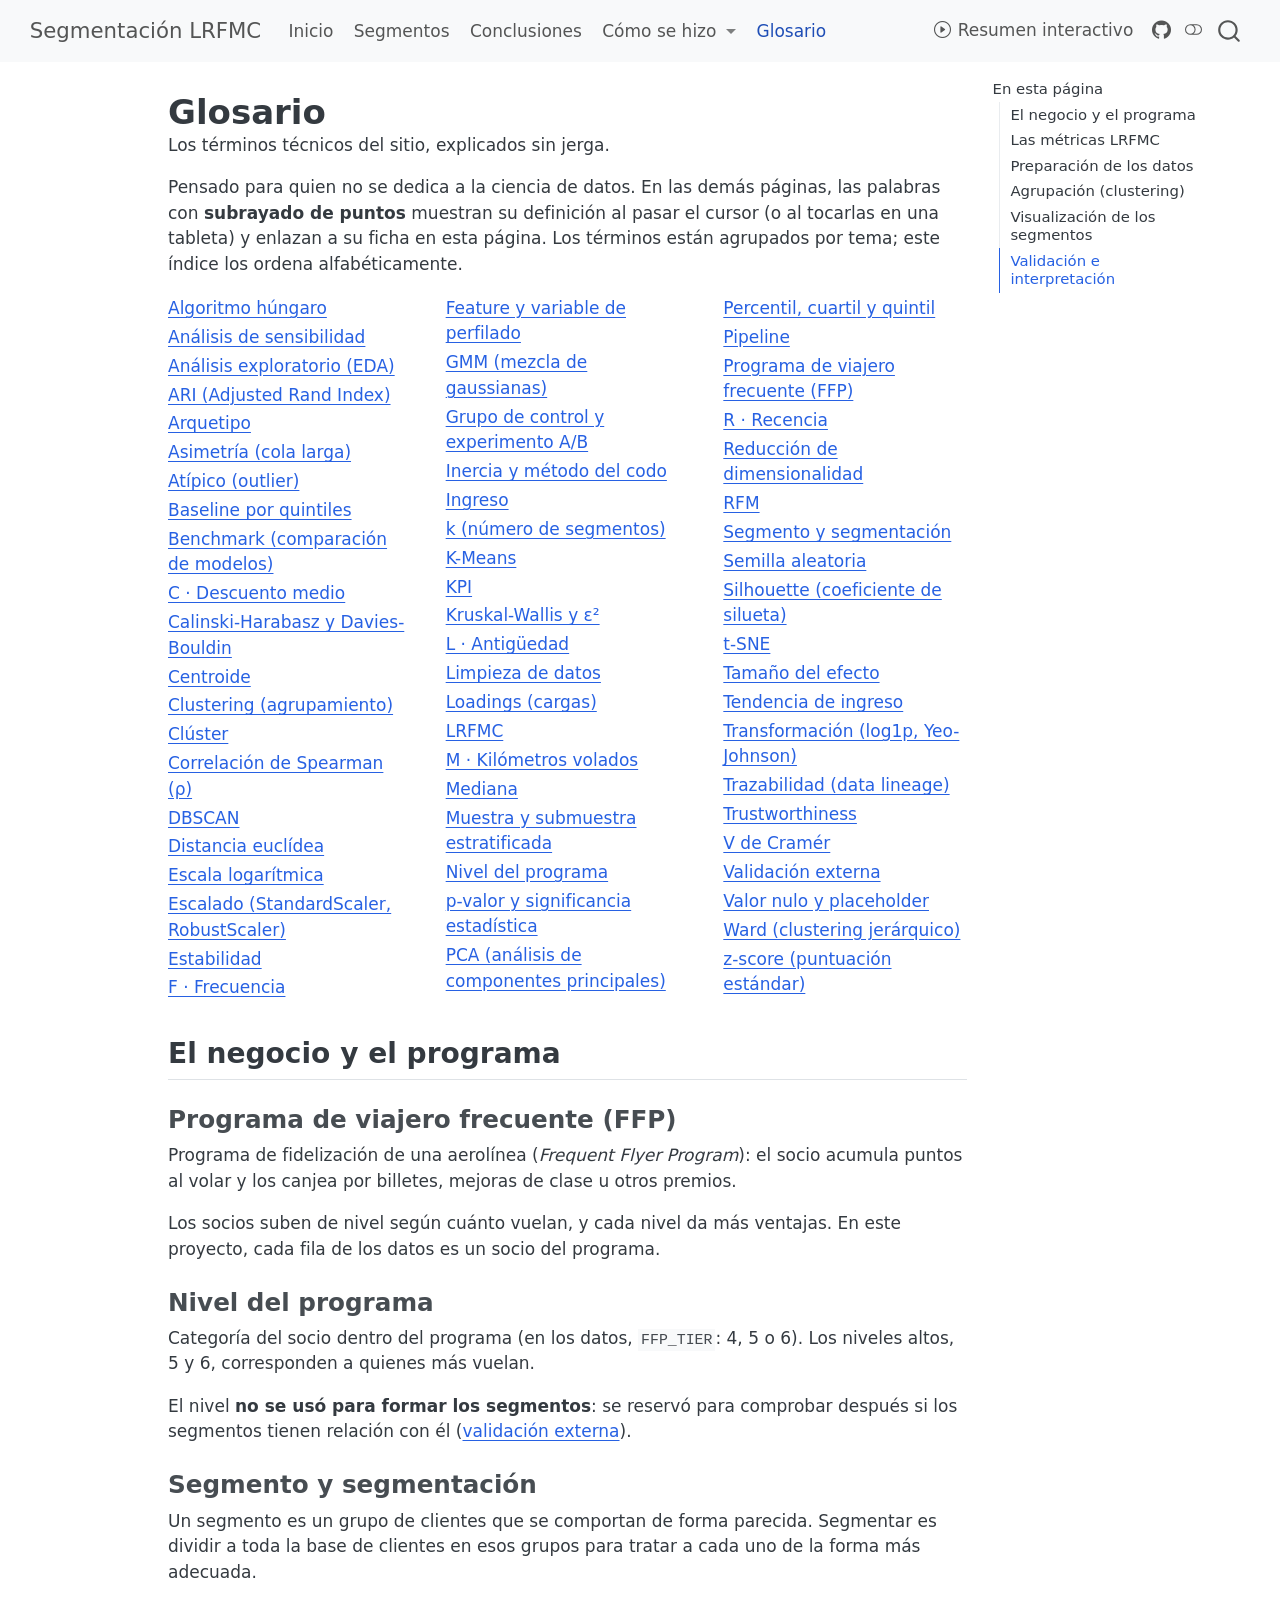
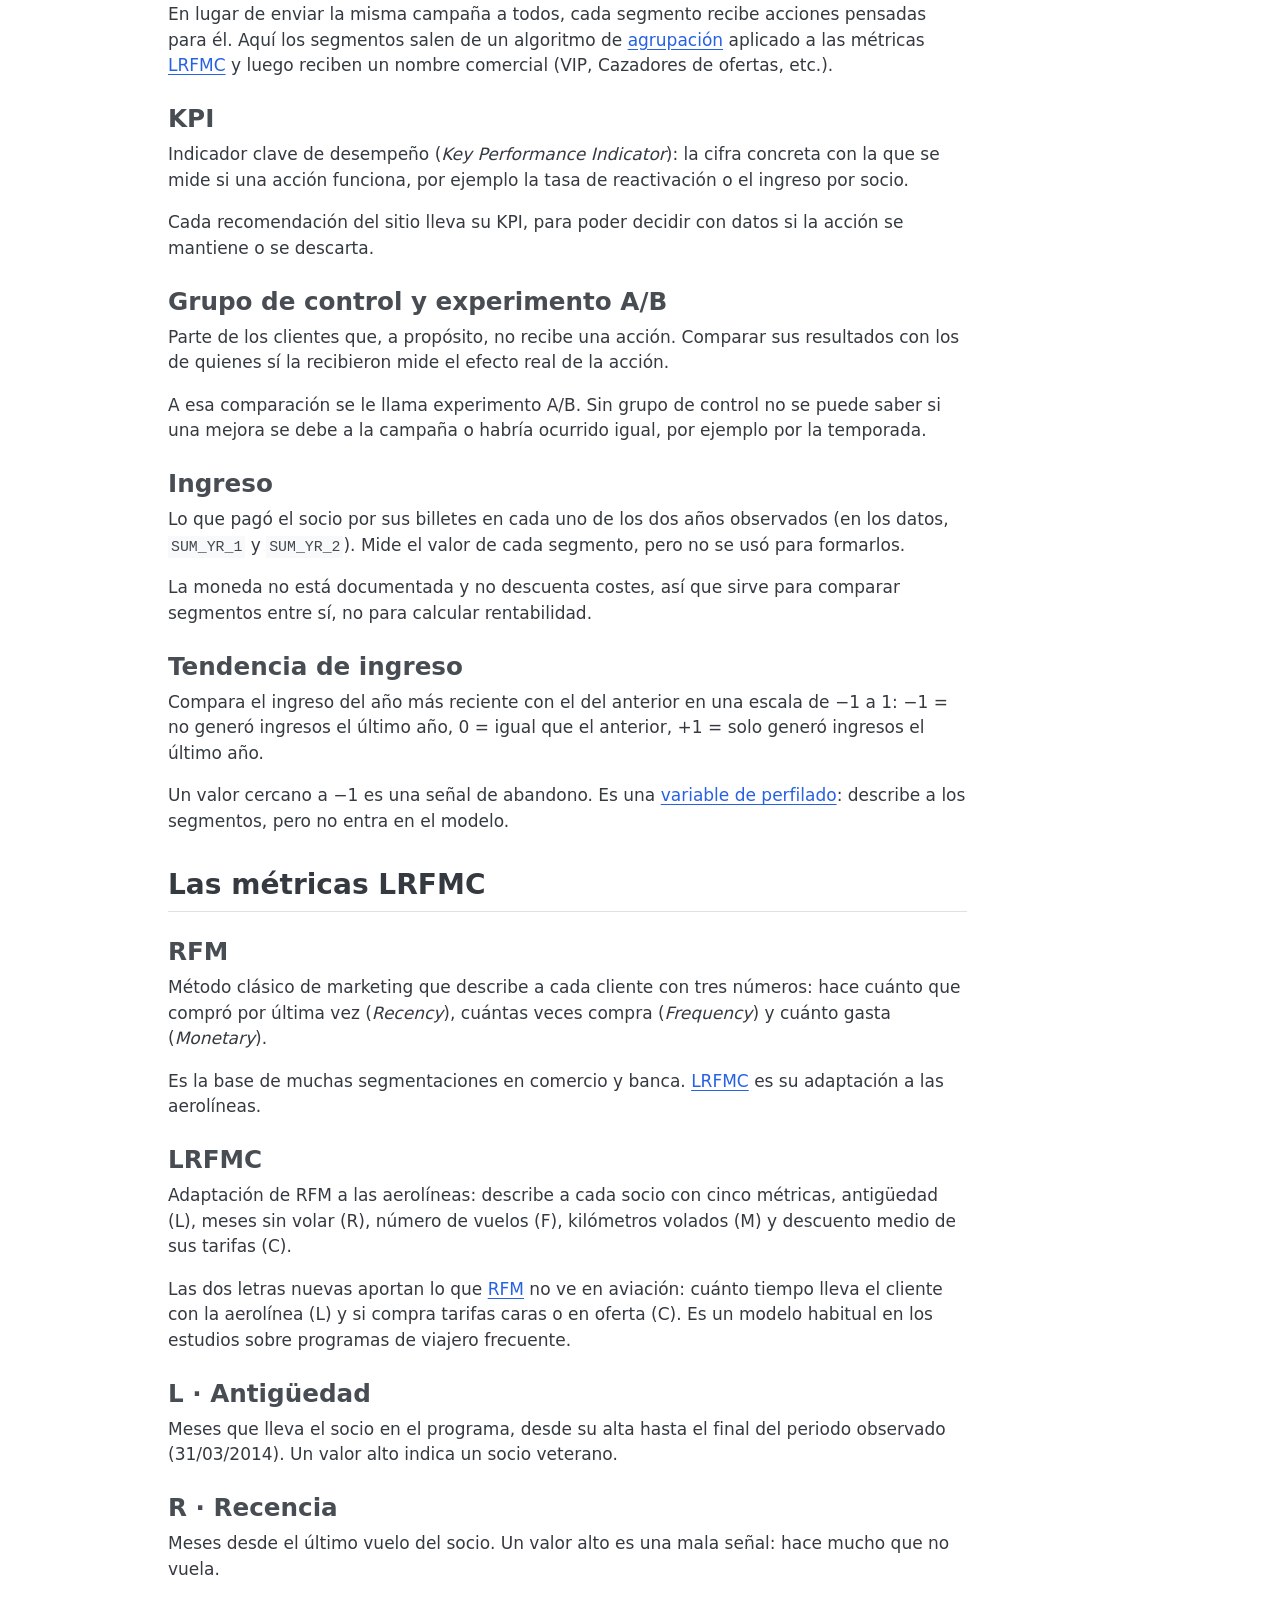
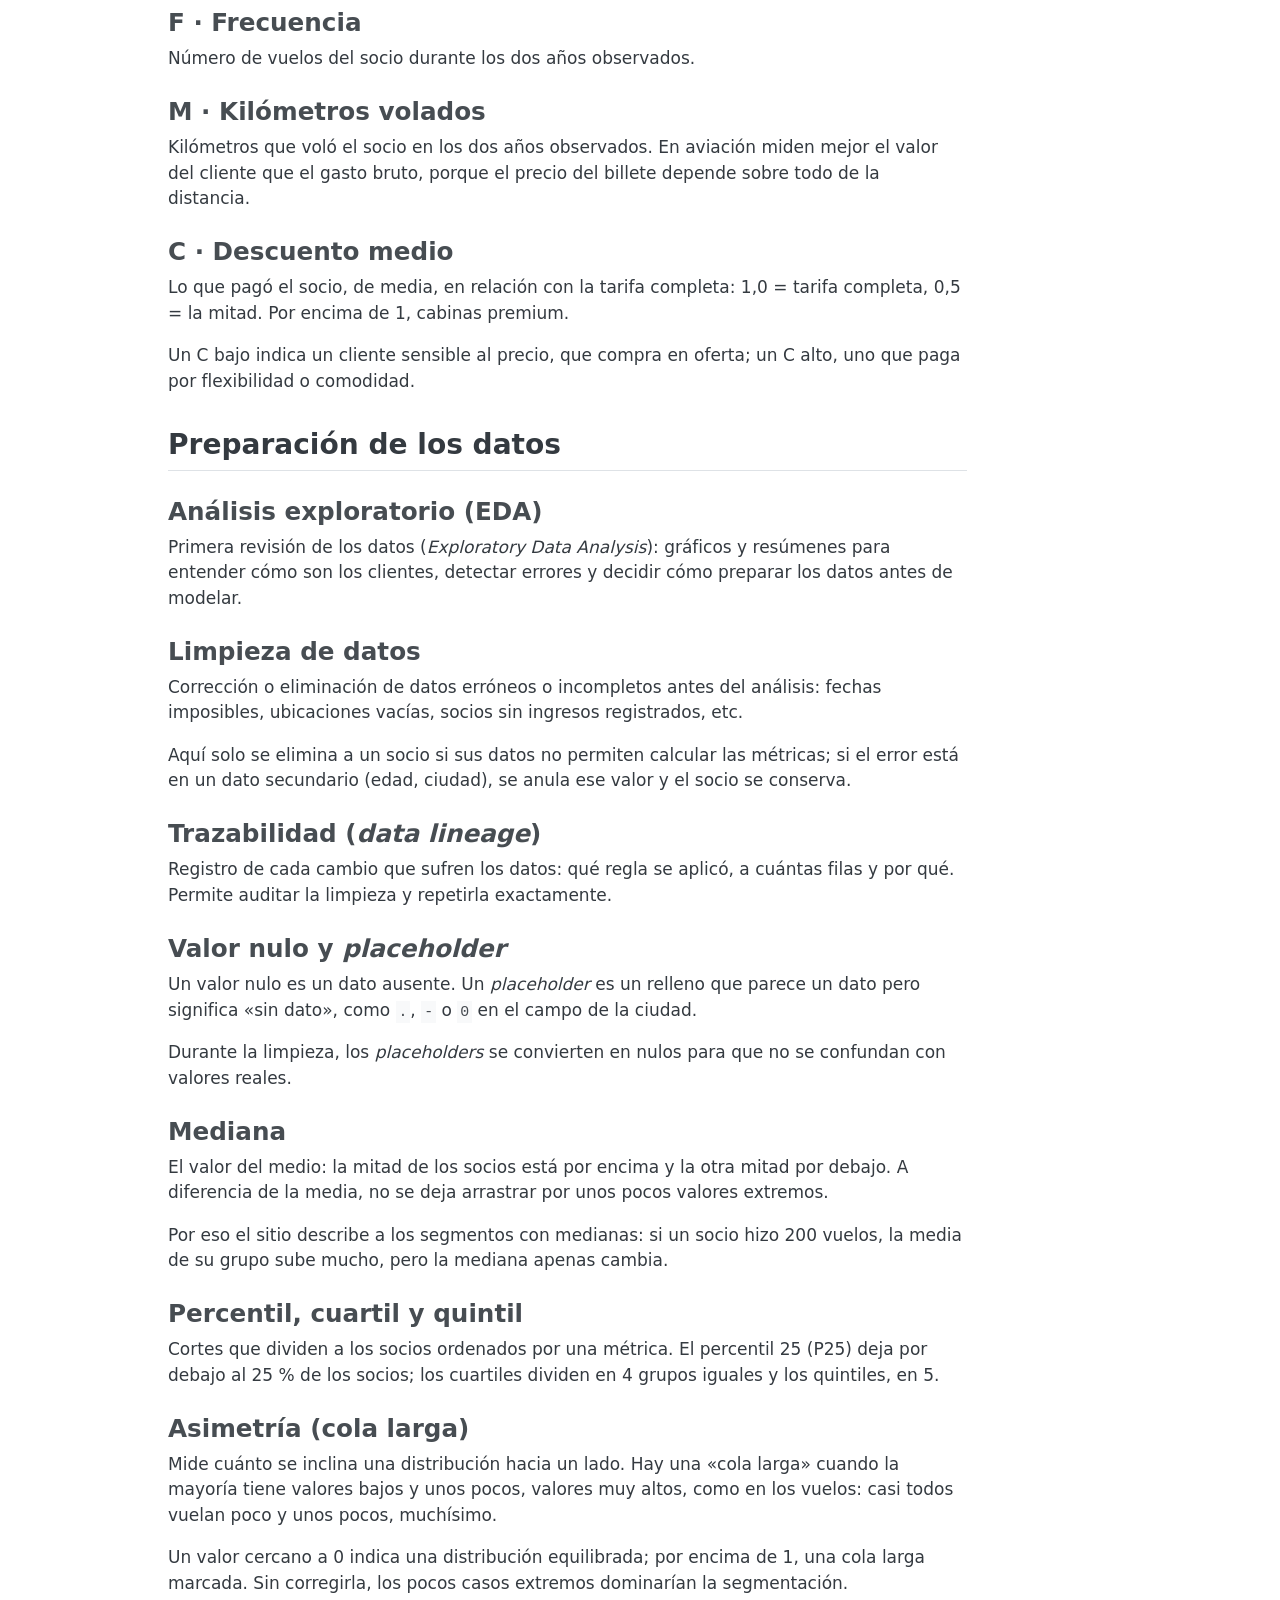
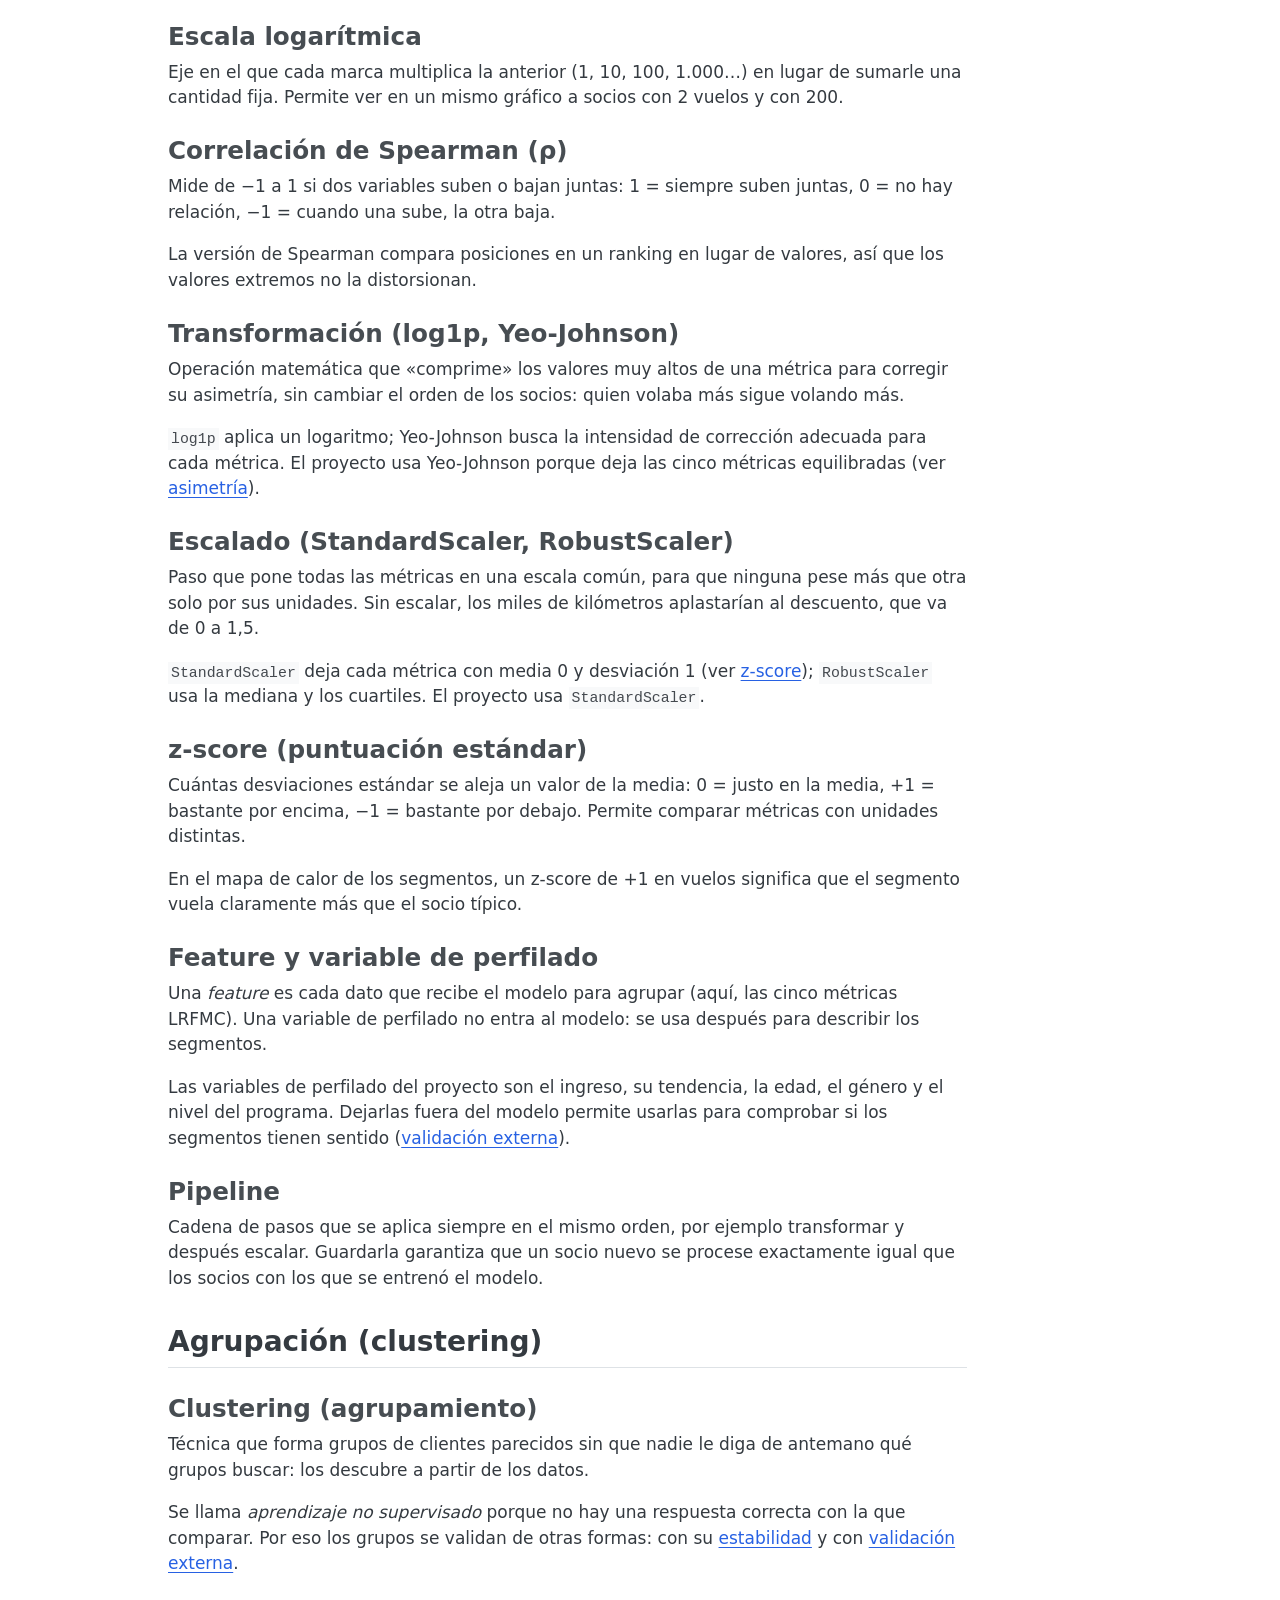
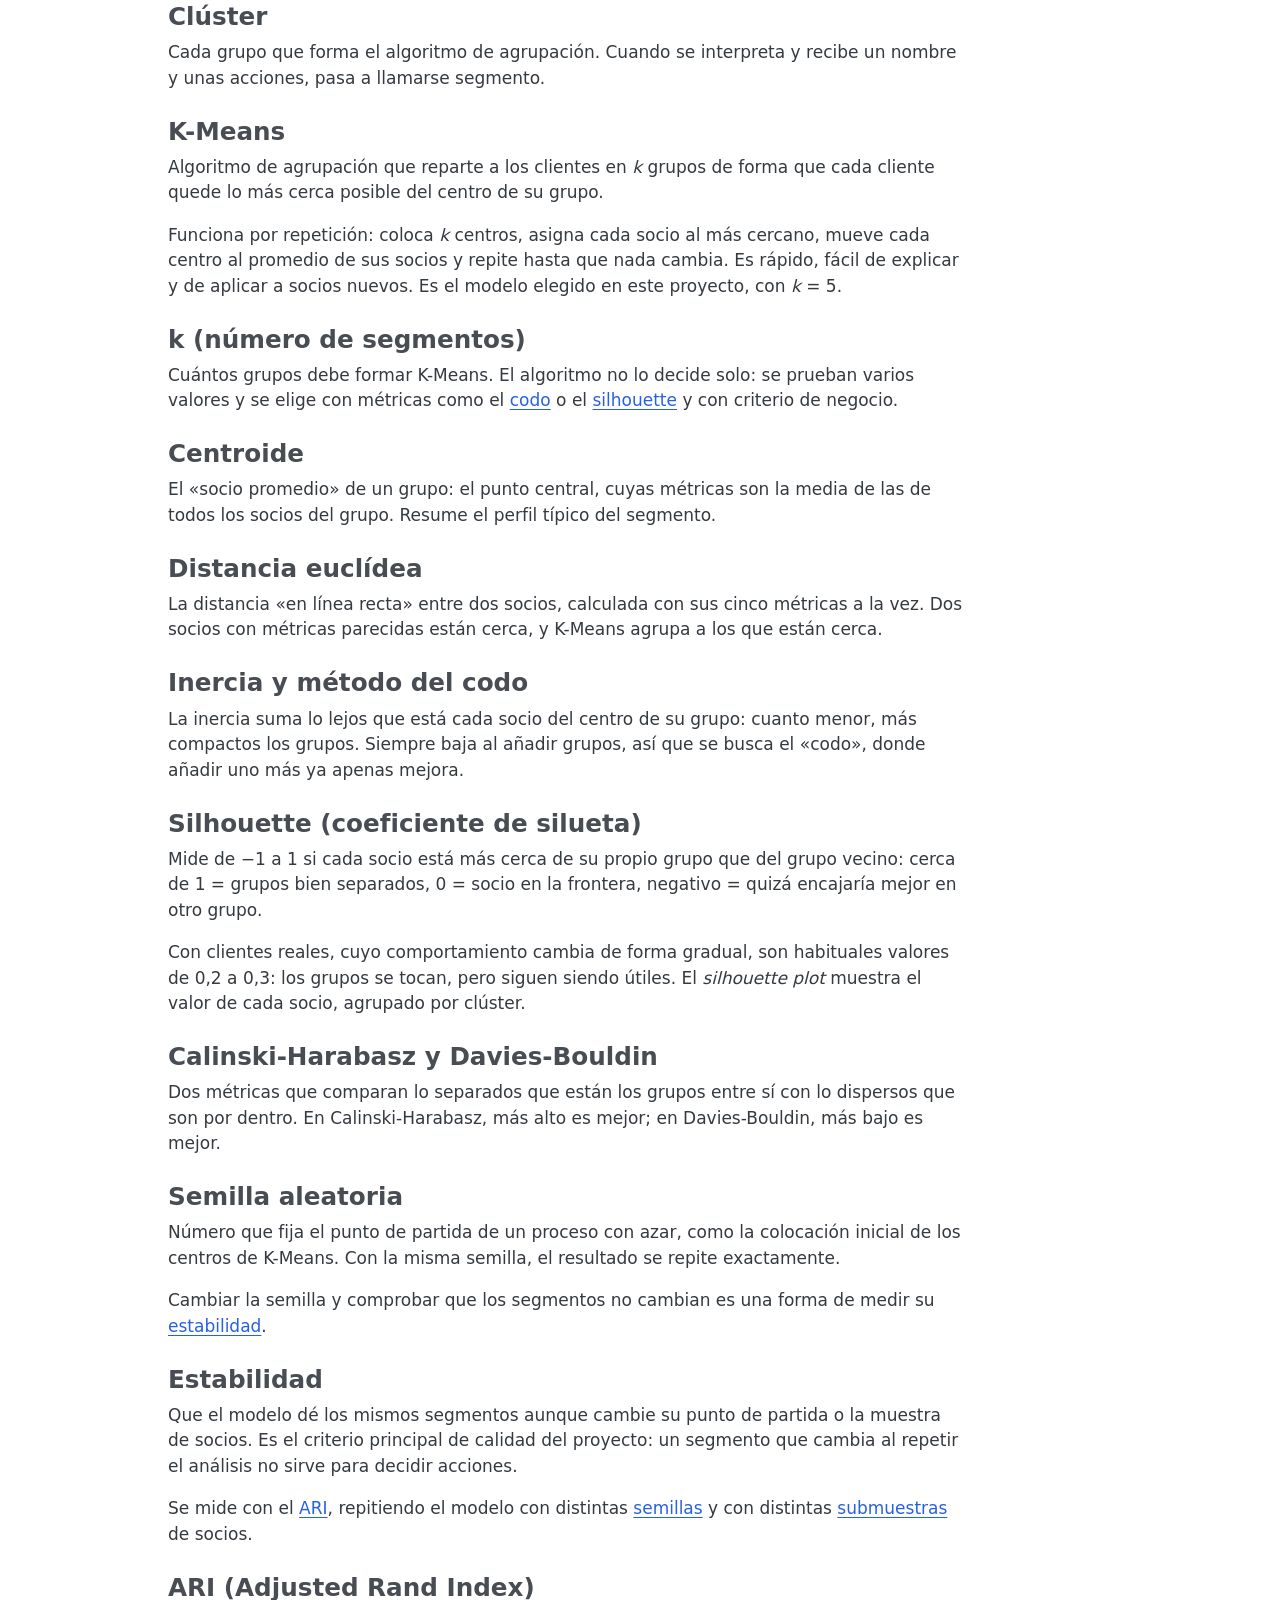
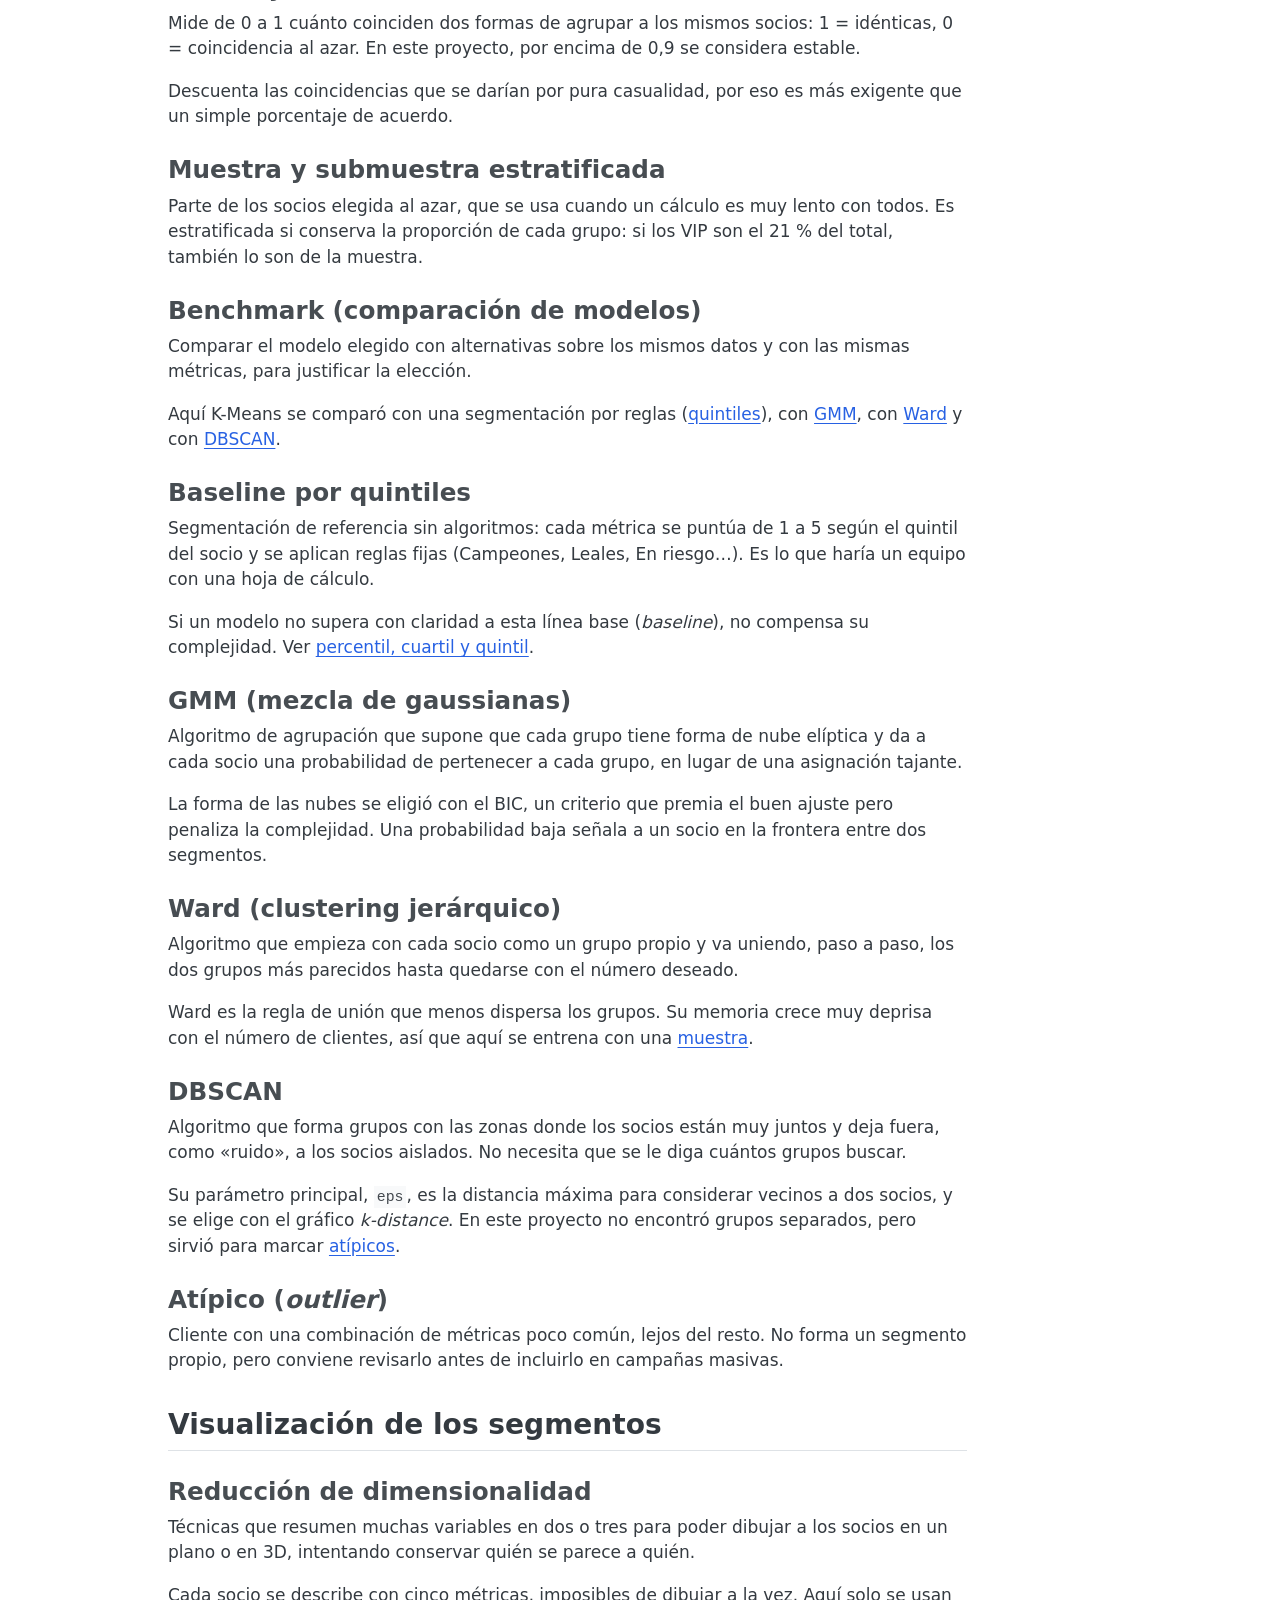
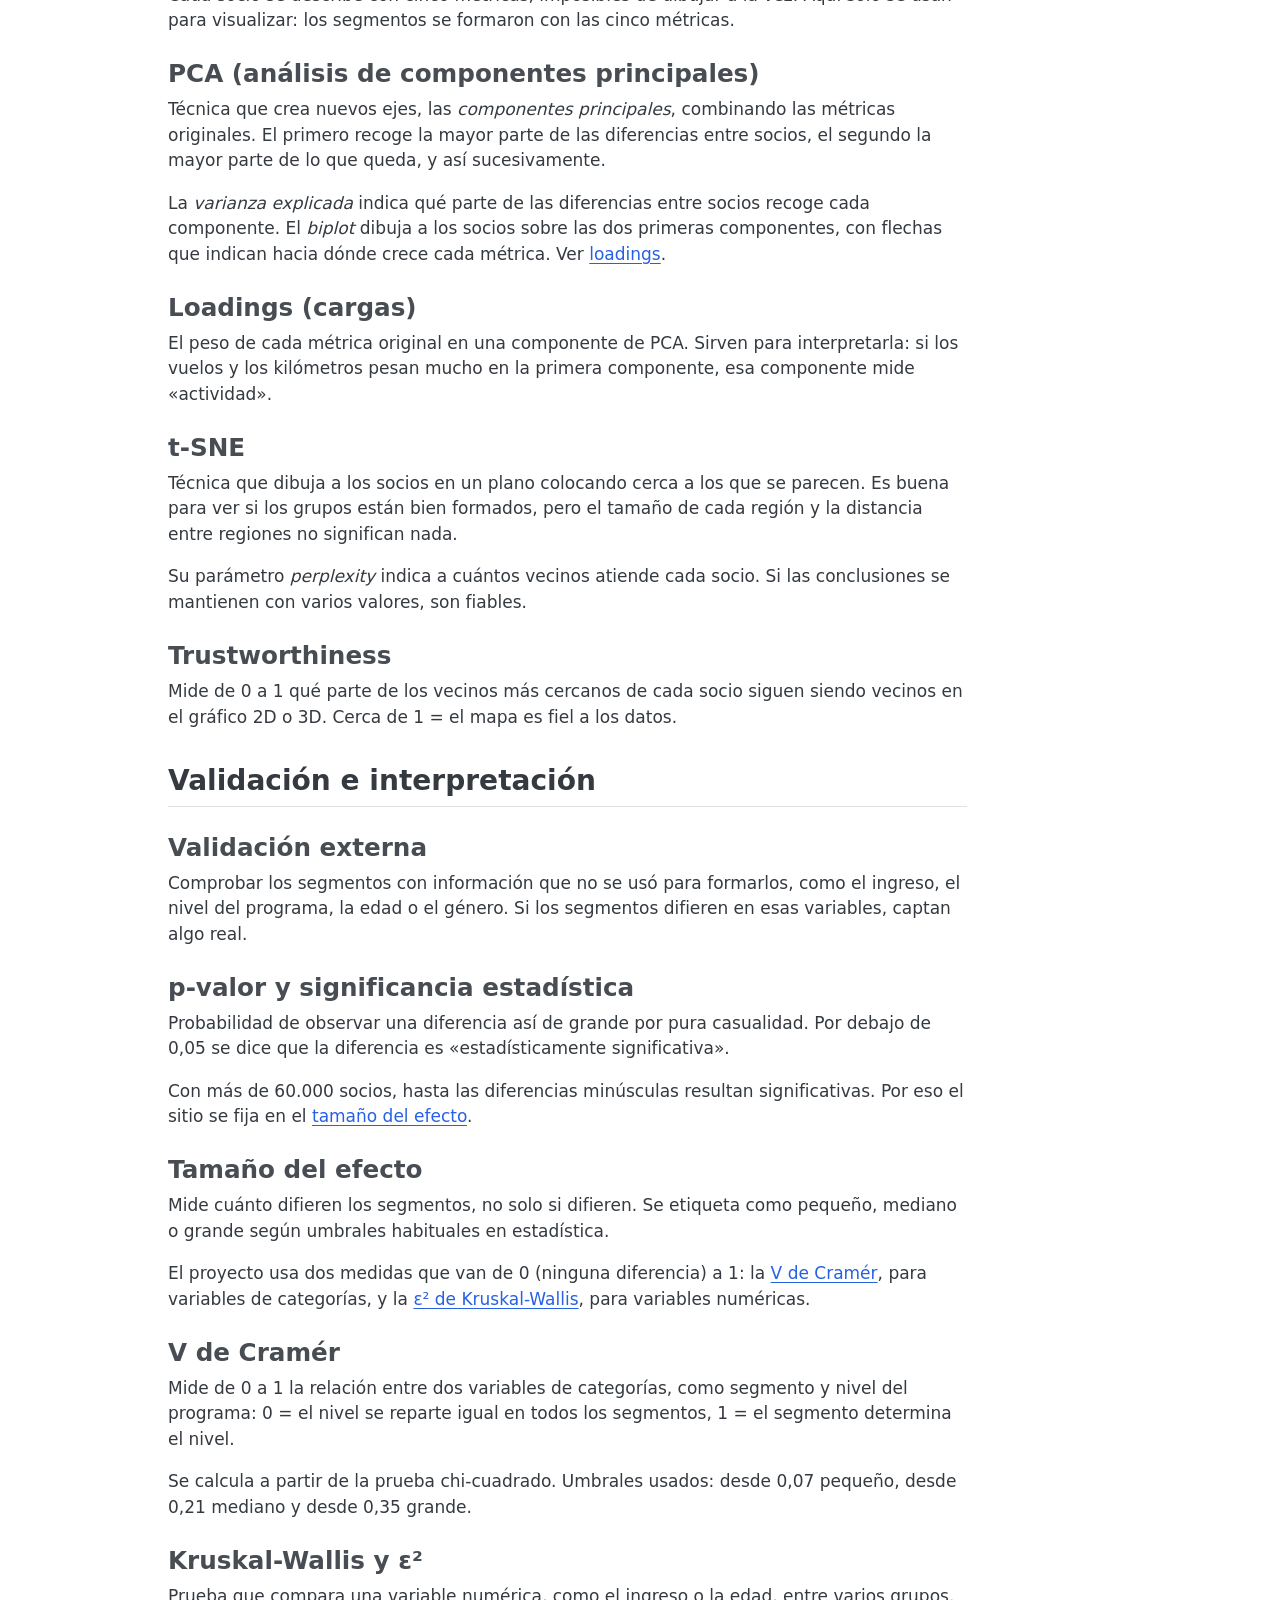
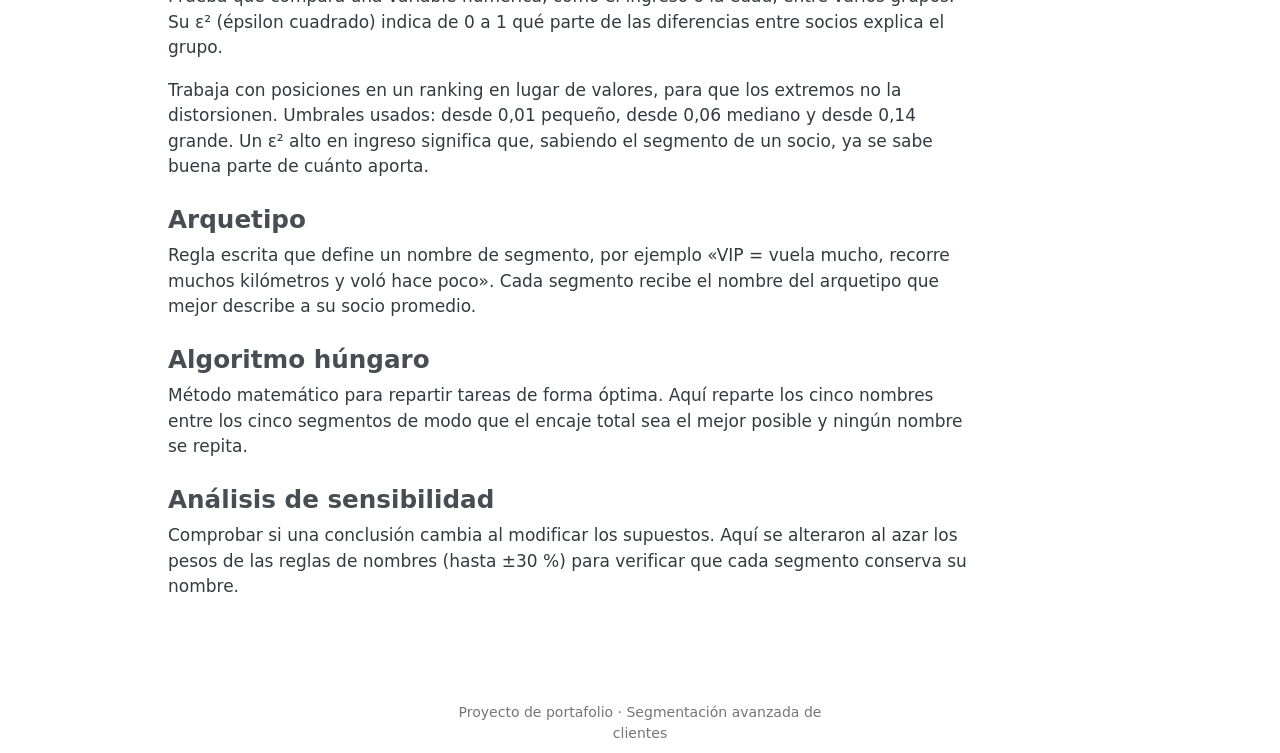
<file: glosario.html>
<!DOCTYPE html>
<html xmlns="http://www.w3.org/1999/xhtml" lang="es" xml:lang="es"><head>

<meta charset="utf-8">
<meta name="generator" content="quarto-1.7.31">

<meta name="viewport" content="width=device-width, initial-scale=1.0, user-scalable=yes">

<meta name="description" content="Los términos técnicos del sitio, explicados sin jerga.">

<title>Glosario – Segmentación LRFMC</title>
<style>
code{white-space: pre-wrap;}
span.smallcaps{font-variant: small-caps;}
div.columns{display: flex; gap: min(4vw, 1.5em);}
div.column{flex: auto; overflow-x: auto;}
div.hanging-indent{margin-left: 1.5em; text-indent: -1.5em;}
ul.task-list{list-style: none;}
ul.task-list li input[type="checkbox"] {
  width: 0.8em;
  margin: 0 0.8em 0.2em -1em; /* quarto-specific, see https://github.com/quarto-dev/quarto-cli/issues/4556 */ 
  vertical-align: middle;
}
</style>


<script src="site_libs/quarto-nav/quarto-nav.js"></script>
<script src="site_libs/quarto-nav/headroom.min.js"></script>
<script src="site_libs/clipboard/clipboard.min.js"></script>
<script src="site_libs/quarto-search/autocomplete.umd.js"></script>
<script src="site_libs/quarto-search/fuse.min.js"></script>
<script src="site_libs/quarto-search/quarto-search.js"></script>
<meta name="quarto:offset" content="./">
<script src="site_libs/quarto-html/quarto.js" type="module"></script>
<script src="site_libs/quarto-html/tabsets/tabsets.js" type="module"></script>
<script src="site_libs/quarto-html/popper.min.js"></script>
<script src="site_libs/quarto-html/tippy.umd.min.js"></script>
<script src="site_libs/quarto-html/anchor.min.js"></script>
<link href="site_libs/quarto-html/tippy.css" rel="stylesheet">
<link href="site_libs/quarto-html/quarto-syntax-highlighting-e1a5c8363afafaef2c763b6775fbf3ca.css" rel="stylesheet" class="quarto-color-scheme" id="quarto-text-highlighting-styles">
<link href="site_libs/quarto-html/quarto-syntax-highlighting-dark-8ef56b68f8fa1e9d2ba328e99e439f80.css" rel="stylesheet" class="quarto-color-scheme quarto-color-alternate" id="quarto-text-highlighting-styles">
<link href="site_libs/quarto-html/quarto-syntax-highlighting-e1a5c8363afafaef2c763b6775fbf3ca.css" rel="stylesheet" class="quarto-color-scheme-extra" id="quarto-text-highlighting-styles">
<script src="site_libs/bootstrap/bootstrap.min.js"></script>
<link href="site_libs/bootstrap/bootstrap-icons.css" rel="stylesheet">
<link href="site_libs/bootstrap/bootstrap-66877eef761f0ea22bb07511e0e88aad.min.css" rel="stylesheet" append-hash="true" class="quarto-color-scheme" id="quarto-bootstrap" data-mode="light">
<link href="site_libs/bootstrap/bootstrap-dark-6dbb3941f245be64c78f15ac264a6a39.min.css" rel="stylesheet" append-hash="true" class="quarto-color-scheme quarto-color-alternate" id="quarto-bootstrap" data-mode="dark">
<link href="site_libs/bootstrap/bootstrap-66877eef761f0ea22bb07511e0e88aad.min.css" rel="stylesheet" append-hash="true" class="quarto-color-scheme-extra" id="quarto-bootstrap" data-mode="light">
<script id="quarto-search-options" type="application/json">{
  "location": "navbar",
  "copy-button": false,
  "collapse-after": 3,
  "panel-placement": "end",
  "type": "overlay",
  "limit": 50,
  "keyboard-shortcut": [
    "f",
    "/",
    "s"
  ],
  "show-item-context": false,
  "language": {
    "search-no-results-text": "Sin resultados",
    "search-matching-documents-text": "documentos encontrados",
    "search-copy-link-title": "Copiar el enlace en la búsqueda",
    "search-hide-matches-text": "Ocultar resultados adicionales",
    "search-more-match-text": "resultado adicional en este documento",
    "search-more-matches-text": "resultados adicionales en este documento",
    "search-clear-button-title": "Borrar",
    "search-text-placeholder": "",
    "search-detached-cancel-button-title": "Cancelar",
    "search-submit-button-title": "Enviar",
    "search-label": "Buscar"
  }
}</script>


</head>

<body class="nav-fixed quarto-light"><script id="quarto-html-before-body" type="application/javascript">
    const toggleBodyColorMode = (bsSheetEl) => {
      const mode = bsSheetEl.getAttribute("data-mode");
      const bodyEl = window.document.querySelector("body");
      if (mode === "dark") {
        bodyEl.classList.add("quarto-dark");
        bodyEl.classList.remove("quarto-light");
      } else {
        bodyEl.classList.add("quarto-light");
        bodyEl.classList.remove("quarto-dark");
      }
    }
    const toggleBodyColorPrimary = () => {
      const bsSheetEl = window.document.querySelector("link#quarto-bootstrap:not([rel=disabled-stylesheet])");
      if (bsSheetEl) {
        toggleBodyColorMode(bsSheetEl);
      }
    }
    const setColorSchemeToggle = (alternate) => {
      const toggles = window.document.querySelectorAll('.quarto-color-scheme-toggle');
      for (let i=0; i < toggles.length; i++) {
        const toggle = toggles[i];
        if (toggle) {
          if (alternate) {
            toggle.classList.add("alternate");
          } else {
            toggle.classList.remove("alternate");
          }
        }
      }
    };
    const toggleColorMode = (alternate) => {
      // Switch the stylesheets
      const primaryStylesheets = window.document.querySelectorAll('link.quarto-color-scheme:not(.quarto-color-alternate)');
      const alternateStylesheets = window.document.querySelectorAll('link.quarto-color-scheme.quarto-color-alternate');
      manageTransitions('#quarto-margin-sidebar .nav-link', false);
      if (alternate) {
        // note: dark is layered on light, we don't disable primary!
        enableStylesheet(alternateStylesheets);
        for (const sheetNode of alternateStylesheets) {
          if (sheetNode.id === "quarto-bootstrap") {
            toggleBodyColorMode(sheetNode);
          }
        }
      } else {
        disableStylesheet(alternateStylesheets);
        enableStylesheet(primaryStylesheets)
        toggleBodyColorPrimary();
      }
      manageTransitions('#quarto-margin-sidebar .nav-link', true);
      // Switch the toggles
      setColorSchemeToggle(alternate)
      // Hack to workaround the fact that safari doesn't
      // properly recolor the scrollbar when toggling (#1455)
      if (navigator.userAgent.indexOf('Safari') > 0 && navigator.userAgent.indexOf('Chrome') == -1) {
        manageTransitions("body", false);
        window.scrollTo(0, 1);
        setTimeout(() => {
          window.scrollTo(0, 0);
          manageTransitions("body", true);
        }, 40);
      }
    }
    const disableStylesheet = (stylesheets) => {
      for (let i=0; i < stylesheets.length; i++) {
        const stylesheet = stylesheets[i];
        stylesheet.rel = 'disabled-stylesheet';
      }
    }
    const enableStylesheet = (stylesheets) => {
      for (let i=0; i < stylesheets.length; i++) {
        const stylesheet = stylesheets[i];
        if(stylesheet.rel !== 'stylesheet') { // for Chrome, which will still FOUC without this check
          stylesheet.rel = 'stylesheet';
        }
      }
    }
    const manageTransitions = (selector, allowTransitions) => {
      const els = window.document.querySelectorAll(selector);
      for (let i=0; i < els.length; i++) {
        const el = els[i];
        if (allowTransitions) {
          el.classList.remove('notransition');
        } else {
          el.classList.add('notransition');
        }
      }
    }
    const isFileUrl = () => {
      return window.location.protocol === 'file:';
    }
    const hasAlternateSentinel = () => {
      let styleSentinel = getColorSchemeSentinel();
      if (styleSentinel !== null) {
        return styleSentinel === "alternate";
      } else {
        return false;
      }
    }
    const setStyleSentinel = (alternate) => {
      const value = alternate ? "alternate" : "default";
      if (!isFileUrl()) {
        window.localStorage.setItem("quarto-color-scheme", value);
      } else {
        localAlternateSentinel = value;
      }
    }
    const getColorSchemeSentinel = () => {
      if (!isFileUrl()) {
        const storageValue = window.localStorage.getItem("quarto-color-scheme");
        return storageValue != null ? storageValue : localAlternateSentinel;
      } else {
        return localAlternateSentinel;
      }
    }
    const toggleGiscusIfUsed = (isAlternate, darkModeDefault) => {
      const baseTheme = document.querySelector('#giscus-base-theme')?.value ?? 'light';
      const alternateTheme = document.querySelector('#giscus-alt-theme')?.value ?? 'dark';
      let newTheme = '';
      if(authorPrefersDark) {
        newTheme = isAlternate ? baseTheme : alternateTheme;
      } else {
        newTheme = isAlternate ? alternateTheme : baseTheme;
      }
      const changeGiscusTheme = () => {
        // From: https://github.com/giscus/giscus/issues/336
        const sendMessage = (message) => {
          const iframe = document.querySelector('iframe.giscus-frame');
          if (!iframe) return;
          iframe.contentWindow.postMessage({ giscus: message }, 'https://giscus.app');
        }
        sendMessage({
          setConfig: {
            theme: newTheme
          }
        });
      }
      const isGiscussLoaded = window.document.querySelector('iframe.giscus-frame') !== null;
      if (isGiscussLoaded) {
        changeGiscusTheme();
      }
    };
    const authorPrefersDark = false;
    const darkModeDefault = authorPrefersDark;
      document.querySelector('link#quarto-text-highlighting-styles.quarto-color-scheme-extra').rel = 'disabled-stylesheet';
      document.querySelector('link#quarto-bootstrap.quarto-color-scheme-extra').rel = 'disabled-stylesheet';
    let localAlternateSentinel = darkModeDefault ? 'alternate' : 'default';
    // Dark / light mode switch
    window.quartoToggleColorScheme = () => {
      // Read the current dark / light value
      let toAlternate = !hasAlternateSentinel();
      toggleColorMode(toAlternate);
      setStyleSentinel(toAlternate);
      toggleGiscusIfUsed(toAlternate, darkModeDefault);
      window.dispatchEvent(new Event('resize'));
    };
    // Switch to dark mode if need be
    if (hasAlternateSentinel()) {
      toggleColorMode(true);
    } else {
      toggleColorMode(false);
    }
  </script>

<div id="quarto-search-results"></div>
  <header id="quarto-header" class="headroom fixed-top">
    <nav class="navbar navbar-expand-lg " data-bs-theme="dark">
      <div class="navbar-container container-fluid">
      <div class="navbar-brand-container mx-auto">
    <a class="navbar-brand" href="./index.html">
    <span class="navbar-title">Segmentación LRFMC</span>
    </a>
  </div>
            <div id="quarto-search" class="" title="Buscar"></div>
          <button class="navbar-toggler" type="button" data-bs-toggle="collapse" data-bs-target="#navbarCollapse" aria-controls="navbarCollapse" role="menu" aria-expanded="false" aria-label="Navegación de palanca" onclick="if (window.quartoToggleHeadroom) { window.quartoToggleHeadroom(); }">
  <span class="navbar-toggler-icon"></span>
</button>
          <div class="collapse navbar-collapse" id="navbarCollapse">
            <ul class="navbar-nav navbar-nav-scroll me-auto">
  <li class="nav-item">
    <a class="nav-link" href="./index.html"> 
<span class="menu-text">Inicio</span></a>
  </li>  
  <li class="nav-item">
    <a class="nav-link" href="./05-segmentos.html"> 
<span class="menu-text">Segmentos</span></a>
  </li>  
  <li class="nav-item">
    <a class="nav-link" href="./06-conclusiones.html"> 
<span class="menu-text">Conclusiones</span></a>
  </li>  
  <li class="nav-item dropdown ">
    <a class="nav-link dropdown-toggle" href="#" id="nav-menu-cómo-se-hizo" role="link" data-bs-toggle="dropdown" aria-expanded="false">
 <span class="menu-text">Cómo se hizo</span>
    </a>
    <ul class="dropdown-menu" aria-labelledby="nav-menu-cómo-se-hizo">    
        <li>
    <a class="dropdown-item" href="./01-datos.html">
 <span class="dropdown-text">1 · Datos</span></a>
  </li>  
        <li>
    <a class="dropdown-item" href="./02-eda.html">
 <span class="dropdown-text">2 · Exploración de los datos</span></a>
  </li>  
        <li>
    <a class="dropdown-item" href="./03-lrfmc.html">
 <span class="dropdown-text">3 · Métricas LRFMC</span></a>
  </li>  
        <li>
    <a class="dropdown-item" href="./04-clustering.html">
 <span class="dropdown-text">4 · Modelo de segmentación</span></a>
  </li>  
    </ul>
  </li>
  <li class="nav-item">
    <a class="nav-link active" href="./glosario.html" aria-current="page"> 
<span class="menu-text">Glosario</span></a>
  </li>  
</ul>
            <ul class="navbar-nav navbar-nav-scroll ms-auto">
  <li class="nav-item">
    <a class="nav-link" href="./resumen.html"> <i class="bi bi-play-circle" role="img">
</i> 
<span class="menu-text">Resumen interactivo</span></a>
  </li>  
  <li class="nav-item compact">
    <a class="nav-link" href="https://github.com/freddxvill/segmentacion-clientes-aerolinea"> <i class="bi bi-github" role="img" aria-label="Código en GitHub">
</i> 
<span class="menu-text"></span></a>
  </li>  
</ul>
          </div> <!-- /navcollapse -->
            <div class="quarto-navbar-tools">
  <a href="" class="quarto-color-scheme-toggle quarto-navigation-tool  px-1" onclick="window.quartoToggleColorScheme(); return false;" title="Alternar modo oscuro"><i class="bi"></i></a>
</div>
      </div> <!-- /container-fluid -->
    </nav>
</header>
<!-- content -->
<div id="quarto-content" class="quarto-container page-columns page-rows-contents page-layout-article page-navbar">
<!-- sidebar -->
<!-- margin-sidebar -->
    <div id="quarto-margin-sidebar" class="sidebar margin-sidebar">
        <nav id="TOC" role="doc-toc" class="toc-active">
    <h2 id="toc-title">En esta página</h2>
   
  <ul class="collapse">
  <li><a href="#el-negocio-y-el-programa" id="toc-el-negocio-y-el-programa" class="nav-link active" data-scroll-target="#el-negocio-y-el-programa">El negocio y el programa</a></li>
  <li><a href="#las-métricas-lrfmc" id="toc-las-métricas-lrfmc" class="nav-link" data-scroll-target="#las-métricas-lrfmc">Las métricas LRFMC</a></li>
  <li><a href="#preparación-de-los-datos" id="toc-preparación-de-los-datos" class="nav-link" data-scroll-target="#preparación-de-los-datos">Preparación de los datos</a></li>
  <li><a href="#agrupación-clustering" id="toc-agrupación-clustering" class="nav-link" data-scroll-target="#agrupación-clustering">Agrupación (clustering)</a></li>
  <li><a href="#visualización-de-los-segmentos" id="toc-visualización-de-los-segmentos" class="nav-link" data-scroll-target="#visualización-de-los-segmentos">Visualización de los segmentos</a></li>
  <li><a href="#validación-e-interpretación" id="toc-validación-e-interpretación" class="nav-link" data-scroll-target="#validación-e-interpretación">Validación e interpretación</a></li>
  </ul>
</nav>
    </div>
<!-- main -->
<main class="content" id="quarto-document-content">


<header id="title-block-header" class="quarto-title-block default">
<div class="quarto-title">
<h1 class="title">Glosario</h1>
</div>

<div>
  <div class="description">
    Los términos técnicos del sitio, explicados sin jerga.
  </div>
</div>


<div class="quarto-title-meta">

    
  
    
  </div>
  


</header>


<!--
Cada término es un encabezado `### Nombre {#id}` y su PRIMER PÁRRAFO es la definición corta que
aparece al pasar el cursor sobre el término en las demás páginas (shortcode `term`): que sea
breve (una o dos frases) y se entienda sola. Los párrafos siguientes amplían con ejemplos.
-->
<p>Pensado para quien no se dedica a la ciencia de datos. En las demás páginas, las palabras con <strong>subrayado de puntos</strong> muestran su definición al pasar el cursor (o al tocarlas en una tableta) y enlazan a su ficha en esta página. Los términos están agrupados por tema; este índice los ordena alfabéticamente.</p>
<div class="glosario-indice">
<ul>
<li><a href="#hungaro">Algoritmo húngaro</a></li>
<li><a href="#sensibilidad">Análisis de sensibilidad</a></li>
<li><a href="#eda">Análisis exploratorio (EDA)</a></li>
<li><a href="#ari">ARI (Adjusted Rand Index)</a></li>
<li><a href="#arquetipo">Arquetipo</a></li>
<li><a href="#asimetria">Asimetría (cola larga)</a></li>
<li><a href="#atipico">Atípico (outlier)</a></li>
<li><a href="#baseline">Baseline por quintiles</a></li>
<li><a href="#benchmark">Benchmark (comparación de modelos)</a></li>
<li><a href="#c">C · Descuento medio</a></li>
<li><a href="#ch-db">Calinski-Harabasz y Davies-Bouldin</a></li>
<li><a href="#centroide">Centroide</a></li>
<li><a href="#clustering">Clustering (agrupamiento)</a></li>
<li><a href="#cluster">Clúster</a></li>
<li><a href="#correlacion">Correlación de Spearman (ρ)</a></li>
<li><a href="#dbscan">DBSCAN</a></li>
<li><a href="#distancia">Distancia euclídea</a></li>
<li><a href="#escala-log">Escala logarítmica</a></li>
<li><a href="#escalado">Escalado (StandardScaler, RobustScaler)</a></li>
<li><a href="#estabilidad">Estabilidad</a></li>
<li><a href="#f">F · Frecuencia</a></li>
<li><a href="#feature">Feature y variable de perfilado</a></li>
<li><a href="#gmm">GMM (mezcla de gaussianas)</a></li>
<li><a href="#grupo-control">Grupo de control y experimento A/B</a></li>
<li><a href="#inercia">Inercia y método del codo</a></li>
<li><a href="#ingreso">Ingreso</a></li>
<li><a href="#k">k (número de segmentos)</a></li>
<li><a href="#k-means">K-Means</a></li>
<li><a href="#kpi">KPI</a></li>
<li><a href="#kruskal">Kruskal-Wallis y ε²</a></li>
<li><a href="#l">L · Antigüedad</a></li>
<li><a href="#limpieza">Limpieza de datos</a></li>
<li><a href="#loadings">Loadings (cargas)</a></li>
<li><a href="#lrfmc">LRFMC</a></li>
<li><a href="#m">M · Kilómetros volados</a></li>
<li><a href="#mediana">Mediana</a></li>
<li><a href="#muestra">Muestra y submuestra estratificada</a></li>
<li><a href="#nivel-programa">Nivel del programa</a></li>
<li><a href="#p-valor">p-valor y significancia estadística</a></li>
<li><a href="#pca">PCA (análisis de componentes principales)</a></li>
<li><a href="#percentil">Percentil, cuartil y quintil</a></li>
<li><a href="#pipeline">Pipeline</a></li>
<li><a href="#ffp">Programa de viajero frecuente (FFP)</a></li>
<li><a href="#r">R · Recencia</a></li>
<li><a href="#reduccion-dimensionalidad">Reducción de dimensionalidad</a></li>
<li><a href="#rfm">RFM</a></li>
<li><a href="#segmento">Segmento y segmentación</a></li>
<li><a href="#semilla">Semilla aleatoria</a></li>
<li><a href="#silhouette">Silhouette (coeficiente de silueta)</a></li>
<li><a href="#tsne">t-SNE</a></li>
<li><a href="#tamano-efecto">Tamaño del efecto</a></li>
<li><a href="#tendencia-ingreso">Tendencia de ingreso</a></li>
<li><a href="#transformacion">Transformación (log1p, Yeo-Johnson)</a></li>
<li><a href="#trazabilidad">Trazabilidad (data lineage)</a></li>
<li><a href="#trustworthiness">Trustworthiness</a></li>
<li><a href="#v-cramer">V de Cramér</a></li>
<li><a href="#validacion-externa">Validación externa</a></li>
<li><a href="#nulo">Valor nulo y placeholder</a></li>
<li><a href="#ward">Ward (clustering jerárquico)</a></li>
<li><a href="#z-score">z-score (puntuación estándar)</a></li>
</ul>
</div>
<section id="el-negocio-y-el-programa" class="level2">
<h2 class="anchored" data-anchor-id="el-negocio-y-el-programa">El negocio y el programa</h2>
<section id="ffp" class="level3">
<h3 class="anchored" data-anchor-id="ffp">Programa de viajero frecuente (FFP)</h3>
<p>Programa de fidelización de una aerolínea (<em>Frequent Flyer Program</em>): el socio acumula puntos al volar y los canjea por billetes, mejoras de clase u otros premios.</p>
<p>Los socios suben de nivel según cuánto vuelan, y cada nivel da más ventajas. En este proyecto, cada fila de los datos es un socio del programa.</p>
</section>
<section id="nivel-programa" class="level3">
<h3 class="anchored" data-anchor-id="nivel-programa">Nivel del programa</h3>
<p>Categoría del socio dentro del programa (en los datos, <code>FFP_TIER</code>: 4, 5 o 6). Los niveles altos, 5 y 6, corresponden a quienes más vuelan.</p>
<p>El nivel <strong>no se usó para formar los segmentos</strong>: se reservó para comprobar después si los segmentos tienen relación con él (<a href="#validacion-externa">validación externa</a>).</p>
</section>
<section id="segmento" class="level3">
<h3 class="anchored" data-anchor-id="segmento">Segmento y segmentación</h3>
<p>Un segmento es un grupo de clientes que se comportan de forma parecida. Segmentar es dividir a toda la base de clientes en esos grupos para tratar a cada uno de la forma más adecuada.</p>
<p>En lugar de enviar la misma campaña a todos, cada segmento recibe acciones pensadas para él. Aquí los segmentos salen de un algoritmo de <a href="#clustering">agrupación</a> aplicado a las métricas <a href="#lrfmc">LRFMC</a> y luego reciben un nombre comercial (VIP, Cazadores de ofertas, etc.).</p>
</section>
<section id="kpi" class="level3">
<h3 class="anchored" data-anchor-id="kpi">KPI</h3>
<p>Indicador clave de desempeño (<em>Key Performance Indicator</em>): la cifra concreta con la que se mide si una acción funciona, por ejemplo la tasa de reactivación o el ingreso por socio.</p>
<p>Cada recomendación del sitio lleva su KPI, para poder decidir con datos si la acción se mantiene o se descarta.</p>
</section>
<section id="grupo-control" class="level3">
<h3 class="anchored" data-anchor-id="grupo-control">Grupo de control y experimento A/B</h3>
<p>Parte de los clientes que, a propósito, no recibe una acción. Comparar sus resultados con los de quienes sí la recibieron mide el efecto real de la acción.</p>
<p>A esa comparación se le llama experimento A/B. Sin grupo de control no se puede saber si una mejora se debe a la campaña o habría ocurrido igual, por ejemplo por la temporada.</p>
</section>
<section id="ingreso" class="level3">
<h3 class="anchored" data-anchor-id="ingreso">Ingreso</h3>
<p>Lo que pagó el socio por sus billetes en cada uno de los dos años observados (en los datos, <code>SUM_YR_1</code> y <code>SUM_YR_2</code>). Mide el valor de cada segmento, pero no se usó para formarlos.</p>
<p>La moneda no está documentada y no descuenta costes, así que sirve para comparar segmentos entre sí, no para calcular rentabilidad.</p>
</section>
<section id="tendencia-ingreso" class="level3">
<h3 class="anchored" data-anchor-id="tendencia-ingreso">Tendencia de ingreso</h3>
<p>Compara el ingreso del año más reciente con el del anterior en una escala de −1 a 1: −1 = no generó ingresos el último año, 0 = igual que el anterior, +1 = solo generó ingresos el último año.</p>
<p>Un valor cercano a −1 es una señal de abandono. Es una <a href="#feature">variable de perfilado</a>: describe a los segmentos, pero no entra en el modelo.</p>
</section>
</section>
<section id="las-métricas-lrfmc" class="level2">
<h2 class="anchored" data-anchor-id="las-métricas-lrfmc">Las métricas LRFMC</h2>
<section id="rfm" class="level3">
<h3 class="anchored" data-anchor-id="rfm">RFM</h3>
<p>Método clásico de marketing que describe a cada cliente con tres números: hace cuánto que compró por última vez (<em>Recency</em>), cuántas veces compra (<em>Frequency</em>) y cuánto gasta (<em>Monetary</em>).</p>
<p>Es la base de muchas segmentaciones en comercio y banca. <a href="#lrfmc">LRFMC</a> es su adaptación a las aerolíneas.</p>
</section>
<section id="lrfmc" class="level3">
<h3 class="anchored" data-anchor-id="lrfmc">LRFMC</h3>
<p>Adaptación de RFM a las aerolíneas: describe a cada socio con cinco métricas, antigüedad (L), meses sin volar (R), número de vuelos (F), kilómetros volados (M) y descuento medio de sus tarifas (C).</p>
<p>Las dos letras nuevas aportan lo que <a href="#rfm">RFM</a> no ve en aviación: cuánto tiempo lleva el cliente con la aerolínea (L) y si compra tarifas caras o en oferta (C). Es un modelo habitual en los estudios sobre programas de viajero frecuente.</p>
</section>
<section id="l" class="level3">
<h3 class="anchored" data-anchor-id="l">L · Antigüedad</h3>
<p>Meses que lleva el socio en el programa, desde su alta hasta el final del periodo observado (31/03/2014). Un valor alto indica un socio veterano.</p>
</section>
<section id="r" class="level3">
<h3 class="anchored" data-anchor-id="r">R · Recencia</h3>
<p>Meses desde el último vuelo del socio. Un valor alto es una mala señal: hace mucho que no vuela.</p>
</section>
<section id="f" class="level3">
<h3 class="anchored" data-anchor-id="f">F · Frecuencia</h3>
<p>Número de vuelos del socio durante los dos años observados.</p>
</section>
<section id="m" class="level3">
<h3 class="anchored" data-anchor-id="m">M · Kilómetros volados</h3>
<p>Kilómetros que voló el socio en los dos años observados. En aviación miden mejor el valor del cliente que el gasto bruto, porque el precio del billete depende sobre todo de la distancia.</p>
</section>
<section id="c" class="level3">
<h3 class="anchored" data-anchor-id="c">C · Descuento medio</h3>
<p>Lo que pagó el socio, de media, en relación con la tarifa completa: 1,0 = tarifa completa, 0,5 = la mitad. Por encima de 1, cabinas premium.</p>
<p>Un C bajo indica un cliente sensible al precio, que compra en oferta; un C alto, uno que paga por flexibilidad o comodidad.</p>
</section>
</section>
<section id="preparación-de-los-datos" class="level2">
<h2 class="anchored" data-anchor-id="preparación-de-los-datos">Preparación de los datos</h2>
<section id="eda" class="level3">
<h3 class="anchored" data-anchor-id="eda">Análisis exploratorio (EDA)</h3>
<p>Primera revisión de los datos (<em>Exploratory Data Analysis</em>): gráficos y resúmenes para entender cómo son los clientes, detectar errores y decidir cómo preparar los datos antes de modelar.</p>
</section>
<section id="limpieza" class="level3">
<h3 class="anchored" data-anchor-id="limpieza">Limpieza de datos</h3>
<p>Corrección o eliminación de datos erróneos o incompletos antes del análisis: fechas imposibles, ubicaciones vacías, socios sin ingresos registrados, etc.</p>
<p>Aquí solo se elimina a un socio si sus datos no permiten calcular las métricas; si el error está en un dato secundario (edad, ciudad), se anula ese valor y el socio se conserva.</p>
</section>
<section id="trazabilidad" class="level3">
<h3 class="anchored" data-anchor-id="trazabilidad">Trazabilidad (<em>data lineage</em>)</h3>
<p>Registro de cada cambio que sufren los datos: qué regla se aplicó, a cuántas filas y por qué. Permite auditar la limpieza y repetirla exactamente.</p>
</section>
<section id="nulo" class="level3">
<h3 class="anchored" data-anchor-id="nulo">Valor nulo y <em>placeholder</em></h3>
<p>Un valor nulo es un dato ausente. Un <em>placeholder</em> es un relleno que parece un dato pero significa «sin dato», como <code>.</code>, <code>-</code> o <code>0</code> en el campo de la ciudad.</p>
<p>Durante la limpieza, los <em>placeholders</em> se convierten en nulos para que no se confundan con valores reales.</p>
</section>
<section id="mediana" class="level3">
<h3 class="anchored" data-anchor-id="mediana">Mediana</h3>
<p>El valor del medio: la mitad de los socios está por encima y la otra mitad por debajo. A diferencia de la media, no se deja arrastrar por unos pocos valores extremos.</p>
<p>Por eso el sitio describe a los segmentos con medianas: si un socio hizo 200 vuelos, la media de su grupo sube mucho, pero la mediana apenas cambia.</p>
</section>
<section id="percentil" class="level3">
<h3 class="anchored" data-anchor-id="percentil">Percentil, cuartil y quintil</h3>
<p>Cortes que dividen a los socios ordenados por una métrica. El percentil 25 (P25) deja por debajo al 25 % de los socios; los cuartiles dividen en 4 grupos iguales y los quintiles, en 5.</p>
</section>
<section id="asimetria" class="level3">
<h3 class="anchored" data-anchor-id="asimetria">Asimetría (cola larga)</h3>
<p>Mide cuánto se inclina una distribución hacia un lado. Hay una «cola larga» cuando la mayoría tiene valores bajos y unos pocos, valores muy altos, como en los vuelos: casi todos vuelan poco y unos pocos, muchísimo.</p>
<p>Un valor cercano a 0 indica una distribución equilibrada; por encima de 1, una cola larga marcada. Sin corregirla, los pocos casos extremos dominarían la segmentación.</p>
</section>
<section id="escala-log" class="level3">
<h3 class="anchored" data-anchor-id="escala-log">Escala logarítmica</h3>
<p>Eje en el que cada marca multiplica la anterior (1, 10, 100, 1.000…) en lugar de sumarle una cantidad fija. Permite ver en un mismo gráfico a socios con 2 vuelos y con 200.</p>
</section>
<section id="correlacion" class="level3">
<h3 class="anchored" data-anchor-id="correlacion">Correlación de Spearman (ρ)</h3>
<p>Mide de −1 a 1 si dos variables suben o bajan juntas: 1 = siempre suben juntas, 0 = no hay relación, −1 = cuando una sube, la otra baja.</p>
<p>La versión de Spearman compara posiciones en un ranking en lugar de valores, así que los valores extremos no la distorsionan.</p>
</section>
<section id="transformacion" class="level3">
<h3 class="anchored" data-anchor-id="transformacion">Transformación (log1p, Yeo-Johnson)</h3>
<p>Operación matemática que «comprime» los valores muy altos de una métrica para corregir su asimetría, sin cambiar el orden de los socios: quien volaba más sigue volando más.</p>
<p><code>log1p</code> aplica un logaritmo; Yeo-Johnson busca la intensidad de corrección adecuada para cada métrica. El proyecto usa Yeo-Johnson porque deja las cinco métricas equilibradas (ver <a href="#asimetria">asimetría</a>).</p>
</section>
<section id="escalado" class="level3">
<h3 class="anchored" data-anchor-id="escalado">Escalado (StandardScaler, RobustScaler)</h3>
<p>Paso que pone todas las métricas en una escala común, para que ninguna pese más que otra solo por sus unidades. Sin escalar, los miles de kilómetros aplastarían al descuento, que va de 0 a 1,5.</p>
<p><code>StandardScaler</code> deja cada métrica con media 0 y desviación 1 (ver <a href="#z-score">z-score</a>); <code>RobustScaler</code> usa la mediana y los cuartiles. El proyecto usa <code>StandardScaler</code>.</p>
</section>
<section id="z-score" class="level3">
<h3 class="anchored" data-anchor-id="z-score">z-score (puntuación estándar)</h3>
<p>Cuántas desviaciones estándar se aleja un valor de la media: 0 = justo en la media, +1 = bastante por encima, −1 = bastante por debajo. Permite comparar métricas con unidades distintas.</p>
<p>En el mapa de calor de los segmentos, un z-score de +1 en vuelos significa que el segmento vuela claramente más que el socio típico.</p>
</section>
<section id="feature" class="level3">
<h3 class="anchored" data-anchor-id="feature">Feature y variable de perfilado</h3>
<p>Una <em>feature</em> es cada dato que recibe el modelo para agrupar (aquí, las cinco métricas LRFMC). Una variable de perfilado no entra al modelo: se usa después para describir los segmentos.</p>
<p>Las variables de perfilado del proyecto son el ingreso, su tendencia, la edad, el género y el nivel del programa. Dejarlas fuera del modelo permite usarlas para comprobar si los segmentos tienen sentido (<a href="#validacion-externa">validación externa</a>).</p>
</section>
<section id="pipeline" class="level3">
<h3 class="anchored" data-anchor-id="pipeline">Pipeline</h3>
<p>Cadena de pasos que se aplica siempre en el mismo orden, por ejemplo transformar y después escalar. Guardarla garantiza que un socio nuevo se procese exactamente igual que los socios con los que se entrenó el modelo.</p>
</section>
</section>
<section id="agrupación-clustering" class="level2">
<h2 class="anchored" data-anchor-id="agrupación-clustering">Agrupación (clustering)</h2>
<section id="clustering" class="level3">
<h3 class="anchored" data-anchor-id="clustering">Clustering (agrupamiento)</h3>
<p>Técnica que forma grupos de clientes parecidos sin que nadie le diga de antemano qué grupos buscar: los descubre a partir de los datos.</p>
<p>Se llama <em>aprendizaje no supervisado</em> porque no hay una respuesta correcta con la que comparar. Por eso los grupos se validan de otras formas: con su <a href="#estabilidad">estabilidad</a> y con <a href="#validacion-externa">validación externa</a>.</p>
</section>
<section id="cluster" class="level3">
<h3 class="anchored" data-anchor-id="cluster">Clúster</h3>
<p>Cada grupo que forma el algoritmo de agrupación. Cuando se interpreta y recibe un nombre y unas acciones, pasa a llamarse segmento.</p>
</section>
<section id="k-means" class="level3">
<h3 class="anchored" data-anchor-id="k-means">K-Means</h3>
<p>Algoritmo de agrupación que reparte a los clientes en <em>k</em> grupos de forma que cada cliente quede lo más cerca posible del centro de su grupo.</p>
<p>Funciona por repetición: coloca <em>k</em> centros, asigna cada socio al más cercano, mueve cada centro al promedio de sus socios y repite hasta que nada cambia. Es rápido, fácil de explicar y de aplicar a socios nuevos. Es el modelo elegido en este proyecto, con <em>k</em> = 5.</p>
</section>
<section id="k" class="level3">
<h3 class="anchored" data-anchor-id="k">k (número de segmentos)</h3>
<p>Cuántos grupos debe formar K-Means. El algoritmo no lo decide solo: se prueban varios valores y se elige con métricas como el <a href="#inercia">codo</a> o el <a href="#silhouette">silhouette</a> y con criterio de negocio.</p>
</section>
<section id="centroide" class="level3">
<h3 class="anchored" data-anchor-id="centroide">Centroide</h3>
<p>El «socio promedio» de un grupo: el punto central, cuyas métricas son la media de las de todos los socios del grupo. Resume el perfil típico del segmento.</p>
</section>
<section id="distancia" class="level3">
<h3 class="anchored" data-anchor-id="distancia">Distancia euclídea</h3>
<p>La distancia «en línea recta» entre dos socios, calculada con sus cinco métricas a la vez. Dos socios con métricas parecidas están cerca, y K-Means agrupa a los que están cerca.</p>
</section>
<section id="inercia" class="level3">
<h3 class="anchored" data-anchor-id="inercia">Inercia y método del codo</h3>
<p>La inercia suma lo lejos que está cada socio del centro de su grupo: cuanto menor, más compactos los grupos. Siempre baja al añadir grupos, así que se busca el «codo», donde añadir uno más ya apenas mejora.</p>
</section>
<section id="silhouette" class="level3">
<h3 class="anchored" data-anchor-id="silhouette">Silhouette (coeficiente de silueta)</h3>
<p>Mide de −1 a 1 si cada socio está más cerca de su propio grupo que del grupo vecino: cerca de 1 = grupos bien separados, 0 = socio en la frontera, negativo = quizá encajaría mejor en otro grupo.</p>
<p>Con clientes reales, cuyo comportamiento cambia de forma gradual, son habituales valores de 0,2 a 0,3: los grupos se tocan, pero siguen siendo útiles. El <em>silhouette plot</em> muestra el valor de cada socio, agrupado por clúster.</p>
</section>
<section id="ch-db" class="level3">
<h3 class="anchored" data-anchor-id="ch-db">Calinski-Harabasz y Davies-Bouldin</h3>
<p>Dos métricas que comparan lo separados que están los grupos entre sí con lo dispersos que son por dentro. En Calinski-Harabasz, más alto es mejor; en Davies-Bouldin, más bajo es mejor.</p>
</section>
<section id="semilla" class="level3">
<h3 class="anchored" data-anchor-id="semilla">Semilla aleatoria</h3>
<p>Número que fija el punto de partida de un proceso con azar, como la colocación inicial de los centros de K-Means. Con la misma semilla, el resultado se repite exactamente.</p>
<p>Cambiar la semilla y comprobar que los segmentos no cambian es una forma de medir su <a href="#estabilidad">estabilidad</a>.</p>
</section>
<section id="estabilidad" class="level3">
<h3 class="anchored" data-anchor-id="estabilidad">Estabilidad</h3>
<p>Que el modelo dé los mismos segmentos aunque cambie su punto de partida o la muestra de socios. Es el criterio principal de calidad del proyecto: un segmento que cambia al repetir el análisis no sirve para decidir acciones.</p>
<p>Se mide con el <a href="#ari">ARI</a>, repitiendo el modelo con distintas <a href="#semilla">semillas</a> y con distintas <a href="#muestra">submuestras</a> de socios.</p>
</section>
<section id="ari" class="level3">
<h3 class="anchored" data-anchor-id="ari">ARI (Adjusted Rand Index)</h3>
<p>Mide de 0 a 1 cuánto coinciden dos formas de agrupar a los mismos socios: 1 = idénticas, 0 = coincidencia al azar. En este proyecto, por encima de 0,9 se considera estable.</p>
<p>Descuenta las coincidencias que se darían por pura casualidad, por eso es más exigente que un simple porcentaje de acuerdo.</p>
</section>
<section id="muestra" class="level3">
<h3 class="anchored" data-anchor-id="muestra">Muestra y submuestra estratificada</h3>
<p>Parte de los socios elegida al azar, que se usa cuando un cálculo es muy lento con todos. Es estratificada si conserva la proporción de cada grupo: si los VIP son el 21 % del total, también lo son de la muestra.</p>
</section>
<section id="benchmark" class="level3">
<h3 class="anchored" data-anchor-id="benchmark">Benchmark (comparación de modelos)</h3>
<p>Comparar el modelo elegido con alternativas sobre los mismos datos y con las mismas métricas, para justificar la elección.</p>
<p>Aquí K-Means se comparó con una segmentación por reglas (<a href="#baseline">quintiles</a>), con <a href="#gmm">GMM</a>, con <a href="#ward">Ward</a> y con <a href="#dbscan">DBSCAN</a>.</p>
</section>
<section id="baseline" class="level3">
<h3 class="anchored" data-anchor-id="baseline">Baseline por quintiles</h3>
<p>Segmentación de referencia sin algoritmos: cada métrica se puntúa de 1 a 5 según el quintil del socio y se aplican reglas fijas (Campeones, Leales, En riesgo…). Es lo que haría un equipo con una hoja de cálculo.</p>
<p>Si un modelo no supera con claridad a esta línea base (<em>baseline</em>), no compensa su complejidad. Ver <a href="#percentil">percentil, cuartil y quintil</a>.</p>
</section>
<section id="gmm" class="level3">
<h3 class="anchored" data-anchor-id="gmm">GMM (mezcla de gaussianas)</h3>
<p>Algoritmo de agrupación que supone que cada grupo tiene forma de nube elíptica y da a cada socio una probabilidad de pertenecer a cada grupo, en lugar de una asignación tajante.</p>
<p>La forma de las nubes se eligió con el BIC, un criterio que premia el buen ajuste pero penaliza la complejidad. Una probabilidad baja señala a un socio en la frontera entre dos segmentos.</p>
</section>
<section id="ward" class="level3">
<h3 class="anchored" data-anchor-id="ward">Ward (clustering jerárquico)</h3>
<p>Algoritmo que empieza con cada socio como un grupo propio y va uniendo, paso a paso, los dos grupos más parecidos hasta quedarse con el número deseado.</p>
<p>Ward es la regla de unión que menos dispersa los grupos. Su memoria crece muy deprisa con el número de clientes, así que aquí se entrena con una <a href="#muestra">muestra</a>.</p>
</section>
<section id="dbscan" class="level3">
<h3 class="anchored" data-anchor-id="dbscan">DBSCAN</h3>
<p>Algoritmo que forma grupos con las zonas donde los socios están muy juntos y deja fuera, como «ruido», a los socios aislados. No necesita que se le diga cuántos grupos buscar.</p>
<p>Su parámetro principal, <code>eps</code>, es la distancia máxima para considerar vecinos a dos socios, y se elige con el gráfico <em>k-distance</em>. En este proyecto no encontró grupos separados, pero sirvió para marcar <a href="#atipico">atípicos</a>.</p>
</section>
<section id="atipico" class="level3">
<h3 class="anchored" data-anchor-id="atipico">Atípico (<em>outlier</em>)</h3>
<p>Cliente con una combinación de métricas poco común, lejos del resto. No forma un segmento propio, pero conviene revisarlo antes de incluirlo en campañas masivas.</p>
</section>
</section>
<section id="visualización-de-los-segmentos" class="level2">
<h2 class="anchored" data-anchor-id="visualización-de-los-segmentos">Visualización de los segmentos</h2>
<section id="reduccion-dimensionalidad" class="level3">
<h3 class="anchored" data-anchor-id="reduccion-dimensionalidad">Reducción de dimensionalidad</h3>
<p>Técnicas que resumen muchas variables en dos o tres para poder dibujar a los socios en un plano o en 3D, intentando conservar quién se parece a quién.</p>
<p>Cada socio se describe con cinco métricas, imposibles de dibujar a la vez. Aquí solo se usan para visualizar: los segmentos se formaron con las cinco métricas.</p>
</section>
<section id="pca" class="level3">
<h3 class="anchored" data-anchor-id="pca">PCA (análisis de componentes principales)</h3>
<p>Técnica que crea nuevos ejes, las <em>componentes principales</em>, combinando las métricas originales. El primero recoge la mayor parte de las diferencias entre socios, el segundo la mayor parte de lo que queda, y así sucesivamente.</p>
<p>La <em>varianza explicada</em> indica qué parte de las diferencias entre socios recoge cada componente. El <em>biplot</em> dibuja a los socios sobre las dos primeras componentes, con flechas que indican hacia dónde crece cada métrica. Ver <a href="#loadings">loadings</a>.</p>
</section>
<section id="loadings" class="level3">
<h3 class="anchored" data-anchor-id="loadings">Loadings (cargas)</h3>
<p>El peso de cada métrica original en una componente de PCA. Sirven para interpretarla: si los vuelos y los kilómetros pesan mucho en la primera componente, esa componente mide «actividad».</p>
</section>
<section id="tsne" class="level3">
<h3 class="anchored" data-anchor-id="tsne">t-SNE</h3>
<p>Técnica que dibuja a los socios en un plano colocando cerca a los que se parecen. Es buena para ver si los grupos están bien formados, pero el tamaño de cada región y la distancia entre regiones no significan nada.</p>
<p>Su parámetro <em>perplexity</em> indica a cuántos vecinos atiende cada socio. Si las conclusiones se mantienen con varios valores, son fiables.</p>
</section>
<section id="trustworthiness" class="level3">
<h3 class="anchored" data-anchor-id="trustworthiness">Trustworthiness</h3>
<p>Mide de 0 a 1 qué parte de los vecinos más cercanos de cada socio siguen siendo vecinos en el gráfico 2D o 3D. Cerca de 1 = el mapa es fiel a los datos.</p>
</section>
</section>
<section id="validación-e-interpretación" class="level2">
<h2 class="anchored" data-anchor-id="validación-e-interpretación">Validación e interpretación</h2>
<section id="validacion-externa" class="level3">
<h3 class="anchored" data-anchor-id="validacion-externa">Validación externa</h3>
<p>Comprobar los segmentos con información que no se usó para formarlos, como el ingreso, el nivel del programa, la edad o el género. Si los segmentos difieren en esas variables, captan algo real.</p>
</section>
<section id="p-valor" class="level3">
<h3 class="anchored" data-anchor-id="p-valor">p-valor y significancia estadística</h3>
<p>Probabilidad de observar una diferencia así de grande por pura casualidad. Por debajo de 0,05 se dice que la diferencia es «estadísticamente significativa».</p>
<p>Con más de 60.000 socios, hasta las diferencias minúsculas resultan significativas. Por eso el sitio se fija en el <a href="#tamano-efecto">tamaño del efecto</a>.</p>
</section>
<section id="tamano-efecto" class="level3">
<h3 class="anchored" data-anchor-id="tamano-efecto">Tamaño del efecto</h3>
<p>Mide cuánto difieren los segmentos, no solo si difieren. Se etiqueta como pequeño, mediano o grande según umbrales habituales en estadística.</p>
<p>El proyecto usa dos medidas que van de 0 (ninguna diferencia) a 1: la <a href="#v-cramer">V de Cramér</a>, para variables de categorías, y la <a href="#kruskal">ε² de Kruskal-Wallis</a>, para variables numéricas.</p>
</section>
<section id="v-cramer" class="level3">
<h3 class="anchored" data-anchor-id="v-cramer">V de Cramér</h3>
<p>Mide de 0 a 1 la relación entre dos variables de categorías, como segmento y nivel del programa: 0 = el nivel se reparte igual en todos los segmentos, 1 = el segmento determina el nivel.</p>
<p>Se calcula a partir de la prueba chi-cuadrado. Umbrales usados: desde 0,07 pequeño, desde 0,21 mediano y desde 0,35 grande.</p>
</section>
<section id="kruskal" class="level3">
<h3 class="anchored" data-anchor-id="kruskal">Kruskal-Wallis y ε²</h3>
<p>Prueba que compara una variable numérica, como el ingreso o la edad, entre varios grupos. Su ε² (épsilon cuadrado) indica de 0 a 1 qué parte de las diferencias entre socios explica el grupo.</p>
<p>Trabaja con posiciones en un ranking en lugar de valores, para que los extremos no la distorsionen. Umbrales usados: desde 0,01 pequeño, desde 0,06 mediano y desde 0,14 grande. Un ε² alto en ingreso significa que, sabiendo el segmento de un socio, ya se sabe buena parte de cuánto aporta.</p>
</section>
<section id="arquetipo" class="level3">
<h3 class="anchored" data-anchor-id="arquetipo">Arquetipo</h3>
<p>Regla escrita que define un nombre de segmento, por ejemplo «VIP = vuela mucho, recorre muchos kilómetros y voló hace poco». Cada segmento recibe el nombre del arquetipo que mejor describe a su socio promedio.</p>
</section>
<section id="hungaro" class="level3">
<h3 class="anchored" data-anchor-id="hungaro">Algoritmo húngaro</h3>
<p>Método matemático para repartir tareas de forma óptima. Aquí reparte los cinco nombres entre los cinco segmentos de modo que el encaje total sea el mejor posible y ningún nombre se repita.</p>
</section>
<section id="sensibilidad" class="level3">
<h3 class="anchored" data-anchor-id="sensibilidad">Análisis de sensibilidad</h3>
<p>Comprobar si una conclusión cambia al modificar los supuestos. Aquí se alteraron al azar los pesos de las reglas de nombres (hasta ±30 %) para verificar que cada segmento conserva su nombre.</p>


</section>
</section>

</main> <!-- /main -->
<script>
  // Los gráficos Altair con width="container" que están en una pestaña oculta o en un bloque
  // plegado se dibujan con ancho 0. vega-embed recalcula el ancho con el evento "resize" de la
  // ventana, así que se lanza uno cada vez que se muestra una pestaña o se despliega un bloque.
  for (const shown of ["shown.bs.tab", "shown.bs.collapse"]) {
    document.addEventListener(shown, () => window.dispatchEvent(new Event("resize")));
  }
</script>
<script>
  // Términos enlazados con el shortcode `term` (a.term): muestran su definición en un tooltip (tippy, que Quarto
  // ya carga) al pasar el cursor o al enfocarlos con el teclado. En pantallas táctiles el primer
  // toque abre el tooltip en vez de navegar; el tooltip lleva el enlace a la ficha del glosario.
  document.addEventListener("DOMContentLoaded", () => {
    const touch = window.matchMedia("(hover: none)").matches;
    document.querySelectorAll("a.term").forEach((link) => {
      if (typeof window.tippy !== "function") {
        link.title = link.dataset.def;
        return;
      }
      const box = document.createElement("div");
      box.className = "term-tip";
      const title = document.createElement("strong");
      title.textContent = link.dataset.term;
      const text = document.createElement("p");
      text.textContent = link.dataset.def;
      const more = document.createElement("a");
      more.href = link.href;
      more.textContent = "Ver en el glosario →";
      box.append(title, text, more);
      window.tippy(link, {
        content: box,
        theme: "quarto",
        maxWidth: 340,
        placement: "top",
        interactive: true,
        interactiveBorder: 8,
        appendTo: () => document.body,
        trigger: touch ? "click" : "mouseenter focus",
        delay: touch ? 0 : [150, 0],
      });
      if (touch) {
        link.addEventListener("click", (event) => event.preventDefault());
      }
    });
  });
</script>
<script id="quarto-html-after-body" type="application/javascript">
  window.document.addEventListener("DOMContentLoaded", function (event) {
    // Ensure there is a toggle, if there isn't float one in the top right
    if (window.document.querySelector('.quarto-color-scheme-toggle') === null) {
      const a = window.document.createElement('a');
      a.classList.add('top-right');
      a.classList.add('quarto-color-scheme-toggle');
      a.href = "";
      a.onclick = function() { try { window.quartoToggleColorScheme(); } catch {} return false; };
      const i = window.document.createElement("i");
      i.classList.add('bi');
      a.appendChild(i);
      window.document.body.appendChild(a);
    }
    setColorSchemeToggle(hasAlternateSentinel())
    const icon = "";
    const anchorJS = new window.AnchorJS();
    anchorJS.options = {
      placement: 'right',
      icon: icon
    };
    anchorJS.add('.anchored');
    const isCodeAnnotation = (el) => {
      for (const clz of el.classList) {
        if (clz.startsWith('code-annotation-')) {                     
          return true;
        }
      }
      return false;
    }
    const onCopySuccess = function(e) {
      // button target
      const button = e.trigger;
      // don't keep focus
      button.blur();
      // flash "checked"
      button.classList.add('code-copy-button-checked');
      var currentTitle = button.getAttribute("title");
      button.setAttribute("title", "Copiado");
      let tooltip;
      if (window.bootstrap) {
        button.setAttribute("data-bs-toggle", "tooltip");
        button.setAttribute("data-bs-placement", "left");
        button.setAttribute("data-bs-title", "Copiado");
        tooltip = new bootstrap.Tooltip(button, 
          { trigger: "manual", 
            customClass: "code-copy-button-tooltip",
            offset: [0, -8]});
        tooltip.show();    
      }
      setTimeout(function() {
        if (tooltip) {
          tooltip.hide();
          button.removeAttribute("data-bs-title");
          button.removeAttribute("data-bs-toggle");
          button.removeAttribute("data-bs-placement");
        }
        button.setAttribute("title", currentTitle);
        button.classList.remove('code-copy-button-checked');
      }, 1000);
      // clear code selection
      e.clearSelection();
    }
    const getTextToCopy = function(trigger) {
        const codeEl = trigger.previousElementSibling.cloneNode(true);
        for (const childEl of codeEl.children) {
          if (isCodeAnnotation(childEl)) {
            childEl.remove();
          }
        }
        return codeEl.innerText;
    }
    const clipboard = new window.ClipboardJS('.code-copy-button:not([data-in-quarto-modal])', {
      text: getTextToCopy
    });
    clipboard.on('success', onCopySuccess);
    if (window.document.getElementById('quarto-embedded-source-code-modal')) {
      const clipboardModal = new window.ClipboardJS('.code-copy-button[data-in-quarto-modal]', {
        text: getTextToCopy,
        container: window.document.getElementById('quarto-embedded-source-code-modal')
      });
      clipboardModal.on('success', onCopySuccess);
    }
      var localhostRegex = new RegExp(/^(?:http|https):\/\/localhost\:?[0-9]*\//);
      var mailtoRegex = new RegExp(/^mailto:/);
        var filterRegex = new RegExp("https:\/\/freddxvill\.github\.io\/segmentacion-clientes-aerolinea\/");
      var isInternal = (href) => {
          return filterRegex.test(href) || localhostRegex.test(href) || mailtoRegex.test(href);
      }
      // Inspect non-navigation links and adorn them if external
     var links = window.document.querySelectorAll('a[href]:not(.nav-link):not(.navbar-brand):not(.toc-action):not(.sidebar-link):not(.sidebar-item-toggle):not(.pagination-link):not(.no-external):not([aria-hidden]):not(.dropdown-item):not(.quarto-navigation-tool):not(.about-link)');
      for (var i=0; i<links.length; i++) {
        const link = links[i];
        if (!isInternal(link.href)) {
          // undo the damage that might have been done by quarto-nav.js in the case of
          // links that we want to consider external
          if (link.dataset.originalHref !== undefined) {
            link.href = link.dataset.originalHref;
          }
        }
      }
    function tippyHover(el, contentFn, onTriggerFn, onUntriggerFn) {
      const config = {
        allowHTML: true,
        maxWidth: 500,
        delay: 100,
        arrow: false,
        appendTo: function(el) {
            return el.parentElement;
        },
        interactive: true,
        interactiveBorder: 10,
        theme: 'quarto',
        placement: 'bottom-start',
      };
      if (contentFn) {
        config.content = contentFn;
      }
      if (onTriggerFn) {
        config.onTrigger = onTriggerFn;
      }
      if (onUntriggerFn) {
        config.onUntrigger = onUntriggerFn;
      }
      window.tippy(el, config); 
    }
    const noterefs = window.document.querySelectorAll('a[role="doc-noteref"]');
    for (var i=0; i<noterefs.length; i++) {
      const ref = noterefs[i];
      tippyHover(ref, function() {
        // use id or data attribute instead here
        let href = ref.getAttribute('data-footnote-href') || ref.getAttribute('href');
        try { href = new URL(href).hash; } catch {}
        const id = href.replace(/^#\/?/, "");
        const note = window.document.getElementById(id);
        if (note) {
          return note.innerHTML;
        } else {
          return "";
        }
      });
    }
    const xrefs = window.document.querySelectorAll('a.quarto-xref');
    const processXRef = (id, note) => {
      // Strip column container classes
      const stripColumnClz = (el) => {
        el.classList.remove("page-full", "page-columns");
        if (el.children) {
          for (const child of el.children) {
            stripColumnClz(child);
          }
        }
      }
      stripColumnClz(note)
      if (id === null || id.startsWith('sec-')) {
        // Special case sections, only their first couple elements
        const container = document.createElement("div");
        if (note.children && note.children.length > 2) {
          container.appendChild(note.children[0].cloneNode(true));
          for (let i = 1; i < note.children.length; i++) {
            const child = note.children[i];
            if (child.tagName === "P" && child.innerText === "") {
              continue;
            } else {
              container.appendChild(child.cloneNode(true));
              break;
            }
          }
          if (window.Quarto?.typesetMath) {
            window.Quarto.typesetMath(container);
          }
          return container.innerHTML
        } else {
          if (window.Quarto?.typesetMath) {
            window.Quarto.typesetMath(note);
          }
          return note.innerHTML;
        }
      } else {
        // Remove any anchor links if they are present
        const anchorLink = note.querySelector('a.anchorjs-link');
        if (anchorLink) {
          anchorLink.remove();
        }
        if (window.Quarto?.typesetMath) {
          window.Quarto.typesetMath(note);
        }
        if (note.classList.contains("callout")) {
          return note.outerHTML;
        } else {
          return note.innerHTML;
        }
      }
    }
    for (var i=0; i<xrefs.length; i++) {
      const xref = xrefs[i];
      tippyHover(xref, undefined, function(instance) {
        instance.disable();
        let url = xref.getAttribute('href');
        let hash = undefined; 
        if (url.startsWith('#')) {
          hash = url;
        } else {
          try { hash = new URL(url).hash; } catch {}
        }
        if (hash) {
          const id = hash.replace(/^#\/?/, "");
          const note = window.document.getElementById(id);
          if (note !== null) {
            try {
              const html = processXRef(id, note.cloneNode(true));
              instance.setContent(html);
            } finally {
              instance.enable();
              instance.show();
            }
          } else {
            // See if we can fetch this
            fetch(url.split('#')[0])
            .then(res => res.text())
            .then(html => {
              const parser = new DOMParser();
              const htmlDoc = parser.parseFromString(html, "text/html");
              const note = htmlDoc.getElementById(id);
              if (note !== null) {
                const html = processXRef(id, note);
                instance.setContent(html);
              } 
            }).finally(() => {
              instance.enable();
              instance.show();
            });
          }
        } else {
          // See if we can fetch a full url (with no hash to target)
          // This is a special case and we should probably do some content thinning / targeting
          fetch(url)
          .then(res => res.text())
          .then(html => {
            const parser = new DOMParser();
            const htmlDoc = parser.parseFromString(html, "text/html");
            const note = htmlDoc.querySelector('main.content');
            if (note !== null) {
              // This should only happen for chapter cross references
              // (since there is no id in the URL)
              // remove the first header
              if (note.children.length > 0 && note.children[0].tagName === "HEADER") {
                note.children[0].remove();
              }
              const html = processXRef(null, note);
              instance.setContent(html);
            } 
          }).finally(() => {
            instance.enable();
            instance.show();
          });
        }
      }, function(instance) {
      });
    }
        let selectedAnnoteEl;
        const selectorForAnnotation = ( cell, annotation) => {
          let cellAttr = 'data-code-cell="' + cell + '"';
          let lineAttr = 'data-code-annotation="' +  annotation + '"';
          const selector = 'span[' + cellAttr + '][' + lineAttr + ']';
          return selector;
        }
        const selectCodeLines = (annoteEl) => {
          const doc = window.document;
          const targetCell = annoteEl.getAttribute("data-target-cell");
          const targetAnnotation = annoteEl.getAttribute("data-target-annotation");
          const annoteSpan = window.document.querySelector(selectorForAnnotation(targetCell, targetAnnotation));
          const lines = annoteSpan.getAttribute("data-code-lines").split(",");
          const lineIds = lines.map((line) => {
            return targetCell + "-" + line;
          })
          let top = null;
          let height = null;
          let parent = null;
          if (lineIds.length > 0) {
              //compute the position of the single el (top and bottom and make a div)
              const el = window.document.getElementById(lineIds[0]);
              top = el.offsetTop;
              height = el.offsetHeight;
              parent = el.parentElement.parentElement;
            if (lineIds.length > 1) {
              const lastEl = window.document.getElementById(lineIds[lineIds.length - 1]);
              const bottom = lastEl.offsetTop + lastEl.offsetHeight;
              height = bottom - top;
            }
            if (top !== null && height !== null && parent !== null) {
              // cook up a div (if necessary) and position it 
              let div = window.document.getElementById("code-annotation-line-highlight");
              if (div === null) {
                div = window.document.createElement("div");
                div.setAttribute("id", "code-annotation-line-highlight");
                div.style.position = 'absolute';
                parent.appendChild(div);
              }
              div.style.top = top - 2 + "px";
              div.style.height = height + 4 + "px";
              div.style.left = 0;
              let gutterDiv = window.document.getElementById("code-annotation-line-highlight-gutter");
              if (gutterDiv === null) {
                gutterDiv = window.document.createElement("div");
                gutterDiv.setAttribute("id", "code-annotation-line-highlight-gutter");
                gutterDiv.style.position = 'absolute';
                const codeCell = window.document.getElementById(targetCell);
                const gutter = codeCell.querySelector('.code-annotation-gutter');
                gutter.appendChild(gutterDiv);
              }
              gutterDiv.style.top = top - 2 + "px";
              gutterDiv.style.height = height + 4 + "px";
            }
            selectedAnnoteEl = annoteEl;
          }
        };
        const unselectCodeLines = () => {
          const elementsIds = ["code-annotation-line-highlight", "code-annotation-line-highlight-gutter"];
          elementsIds.forEach((elId) => {
            const div = window.document.getElementById(elId);
            if (div) {
              div.remove();
            }
          });
          selectedAnnoteEl = undefined;
        };
          // Handle positioning of the toggle
      window.addEventListener(
        "resize",
        throttle(() => {
          elRect = undefined;
          if (selectedAnnoteEl) {
            selectCodeLines(selectedAnnoteEl);
          }
        }, 10)
      );
      function throttle(fn, ms) {
      let throttle = false;
      let timer;
        return (...args) => {
          if(!throttle) { // first call gets through
              fn.apply(this, args);
              throttle = true;
          } else { // all the others get throttled
              if(timer) clearTimeout(timer); // cancel #2
              timer = setTimeout(() => {
                fn.apply(this, args);
                timer = throttle = false;
              }, ms);
          }
        };
      }
        // Attach click handler to the DT
        const annoteDls = window.document.querySelectorAll('dt[data-target-cell]');
        for (const annoteDlNode of annoteDls) {
          annoteDlNode.addEventListener('click', (event) => {
            const clickedEl = event.target;
            if (clickedEl !== selectedAnnoteEl) {
              unselectCodeLines();
              const activeEl = window.document.querySelector('dt[data-target-cell].code-annotation-active');
              if (activeEl) {
                activeEl.classList.remove('code-annotation-active');
              }
              selectCodeLines(clickedEl);
              clickedEl.classList.add('code-annotation-active');
            } else {
              // Unselect the line
              unselectCodeLines();
              clickedEl.classList.remove('code-annotation-active');
            }
          });
        }
    const findCites = (el) => {
      const parentEl = el.parentElement;
      if (parentEl) {
        const cites = parentEl.dataset.cites;
        if (cites) {
          return {
            el,
            cites: cites.split(' ')
          };
        } else {
          return findCites(el.parentElement)
        }
      } else {
        return undefined;
      }
    };
    var bibliorefs = window.document.querySelectorAll('a[role="doc-biblioref"]');
    for (var i=0; i<bibliorefs.length; i++) {
      const ref = bibliorefs[i];
      const citeInfo = findCites(ref);
      if (citeInfo) {
        tippyHover(citeInfo.el, function() {
          var popup = window.document.createElement('div');
          citeInfo.cites.forEach(function(cite) {
            var citeDiv = window.document.createElement('div');
            citeDiv.classList.add('hanging-indent');
            citeDiv.classList.add('csl-entry');
            var biblioDiv = window.document.getElementById('ref-' + cite);
            if (biblioDiv) {
              citeDiv.innerHTML = biblioDiv.innerHTML;
            }
            popup.appendChild(citeDiv);
          });
          return popup.innerHTML;
        });
      }
    }
  });
  </script>
</div> <!-- /content -->
<footer class="footer">
  <div class="nav-footer">
    <div class="nav-footer-left">
      &nbsp;
    </div>   
    <div class="nav-footer-center">
<p>Proyecto de portafolio · Segmentación avanzada de clientes</p>
</div>
    <div class="nav-footer-right">
      &nbsp;
    </div>
  </div>
</footer>




</body></html>
</file>
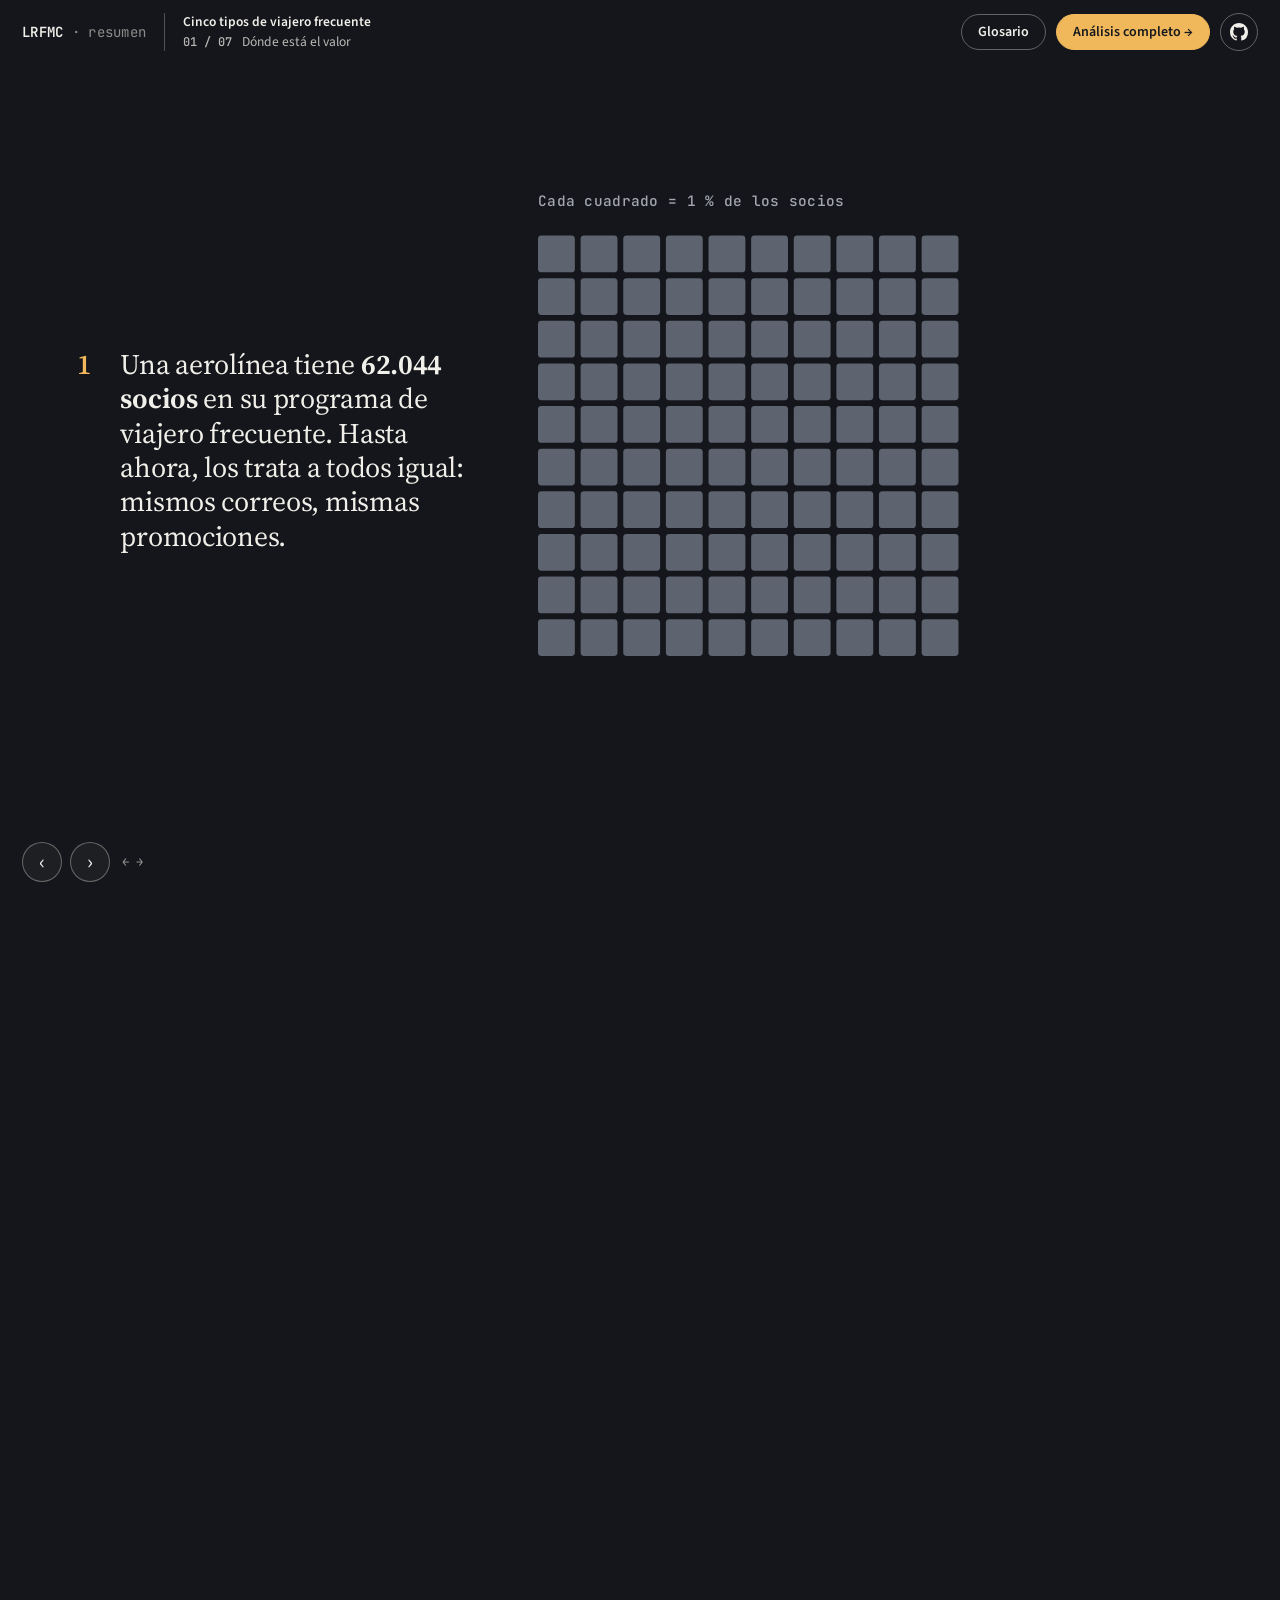
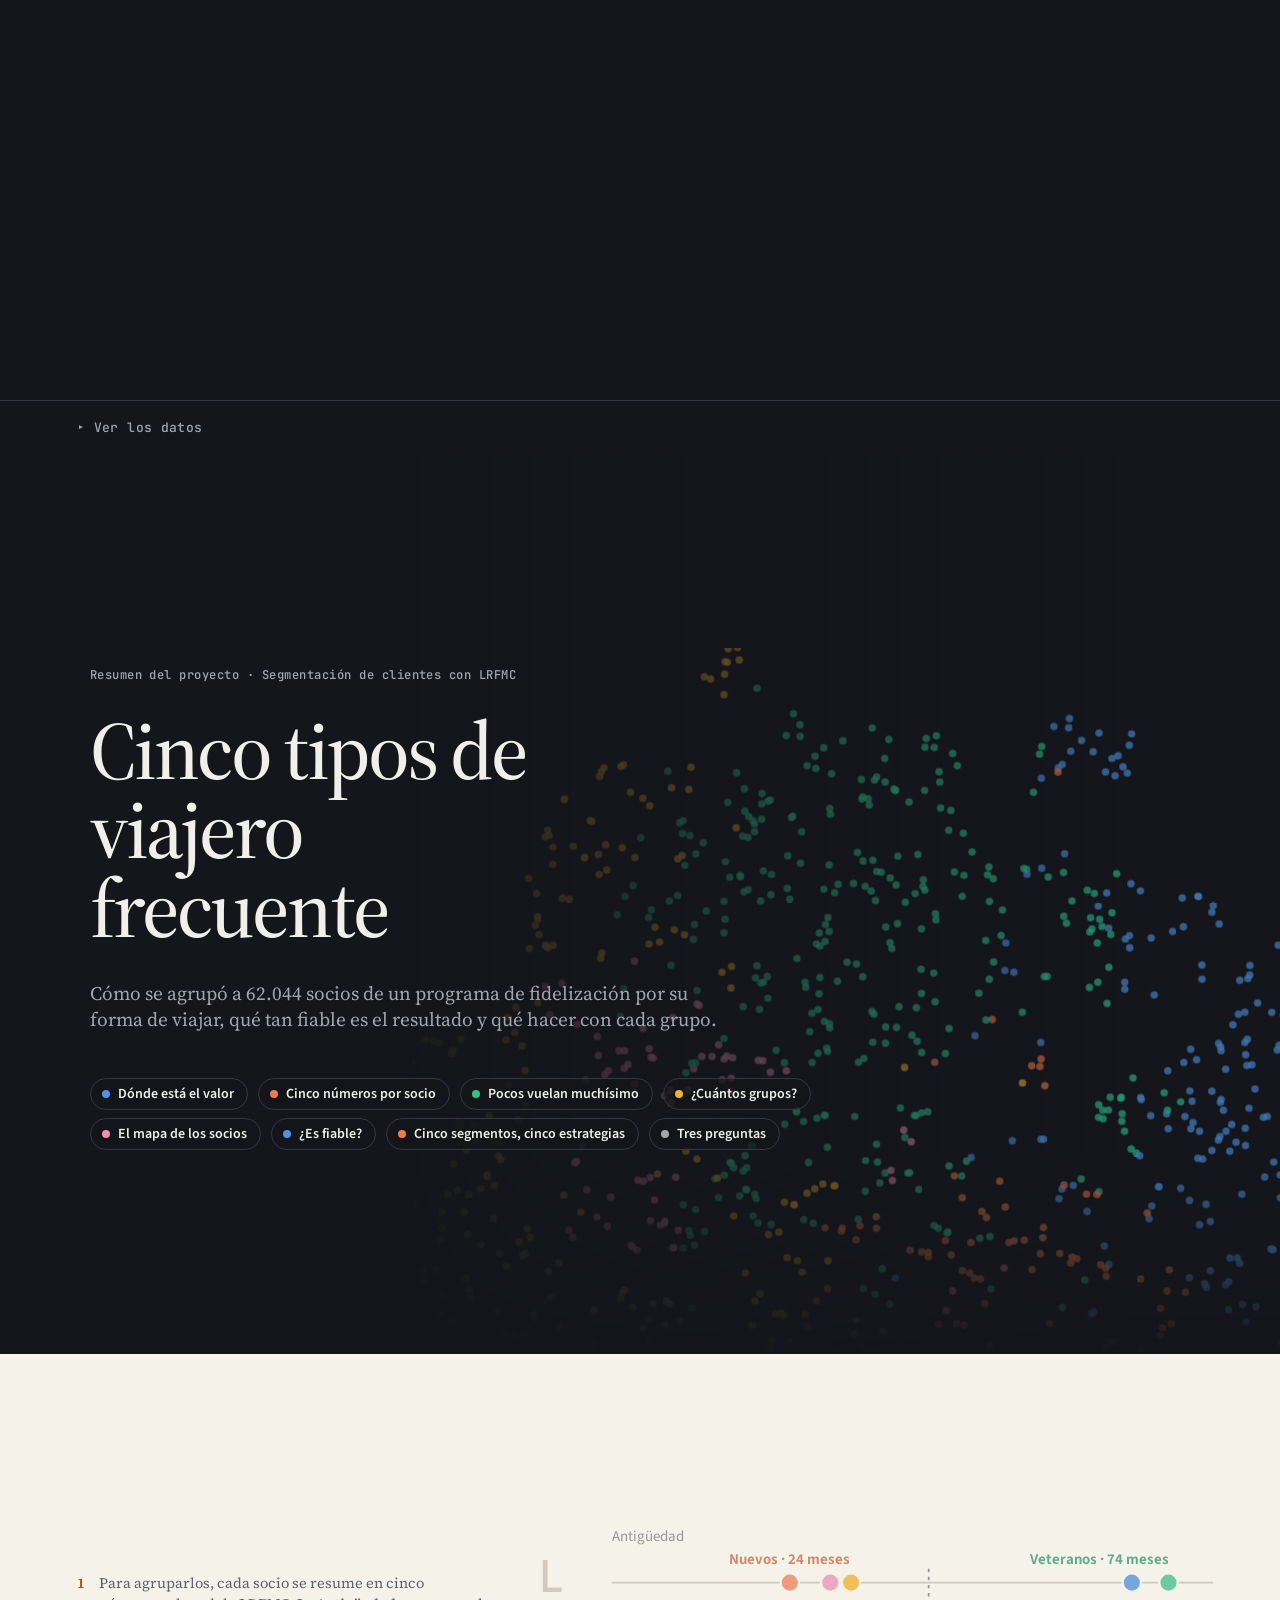
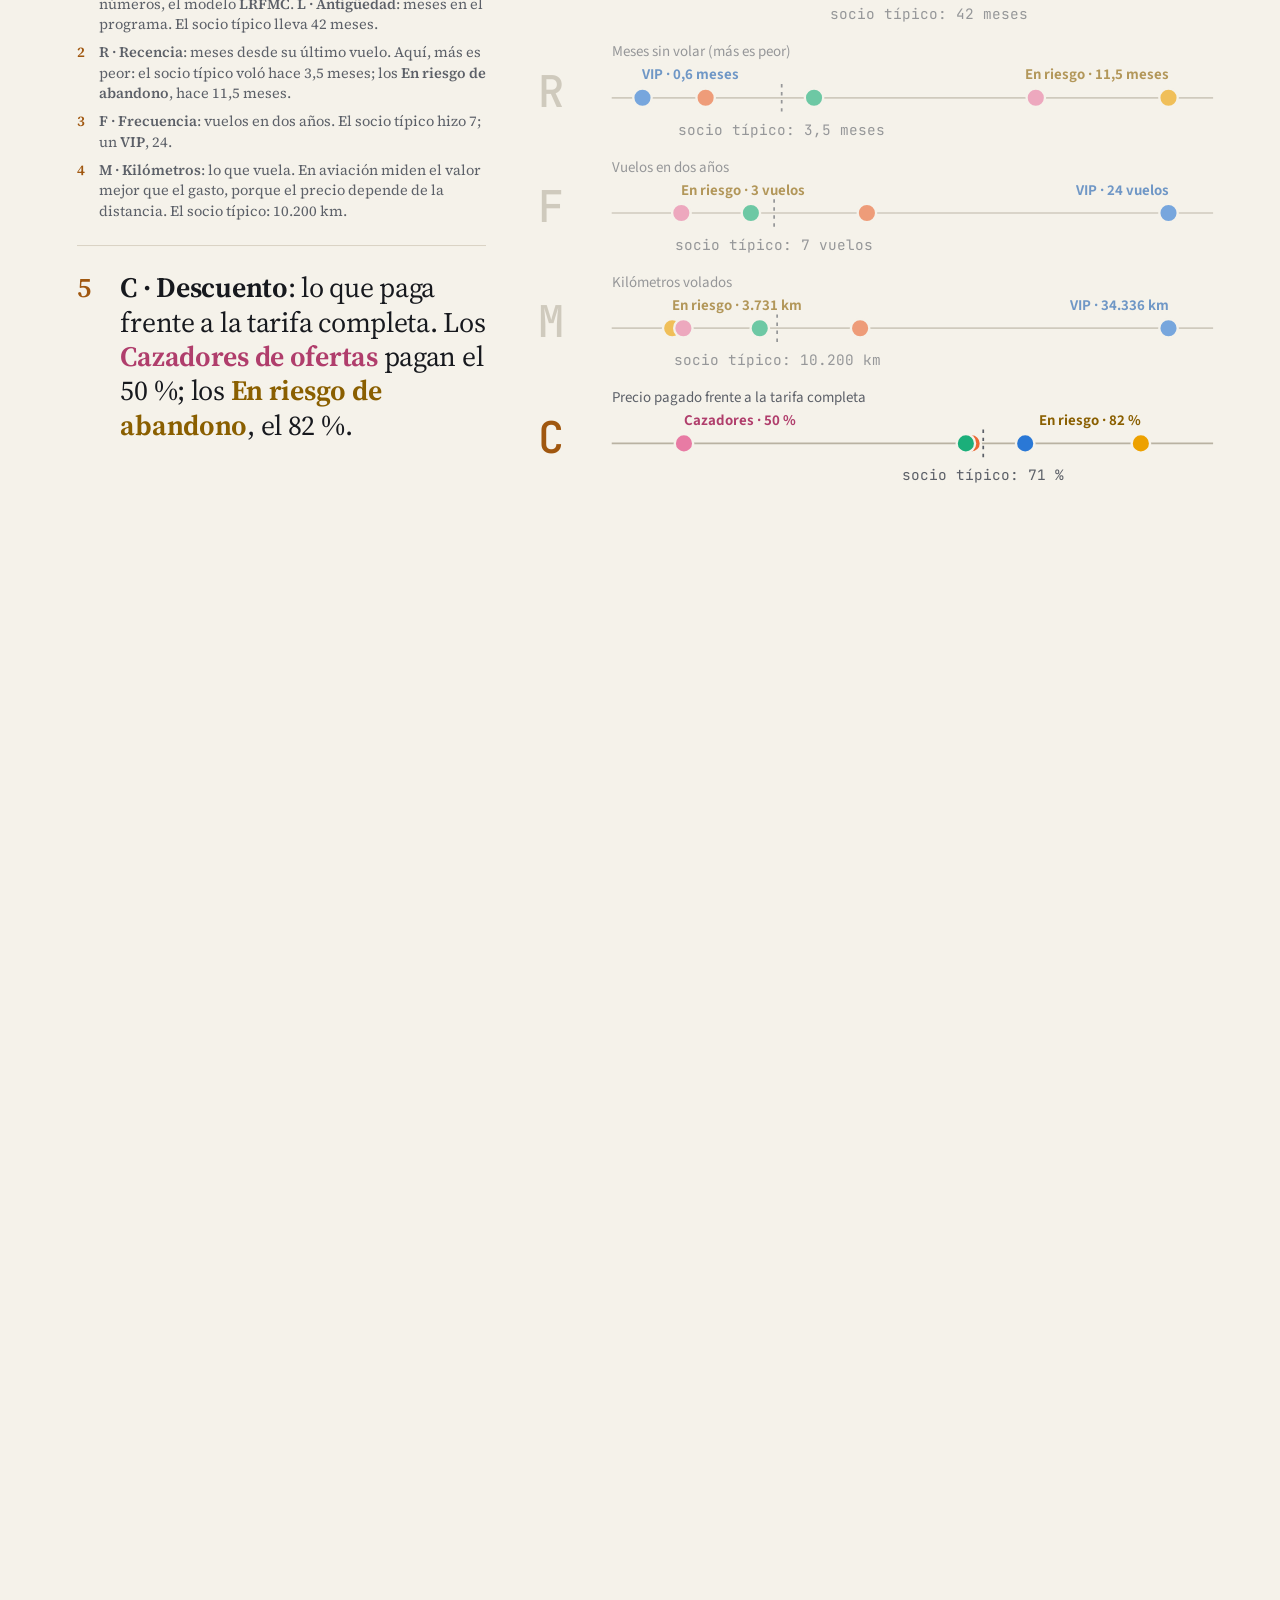
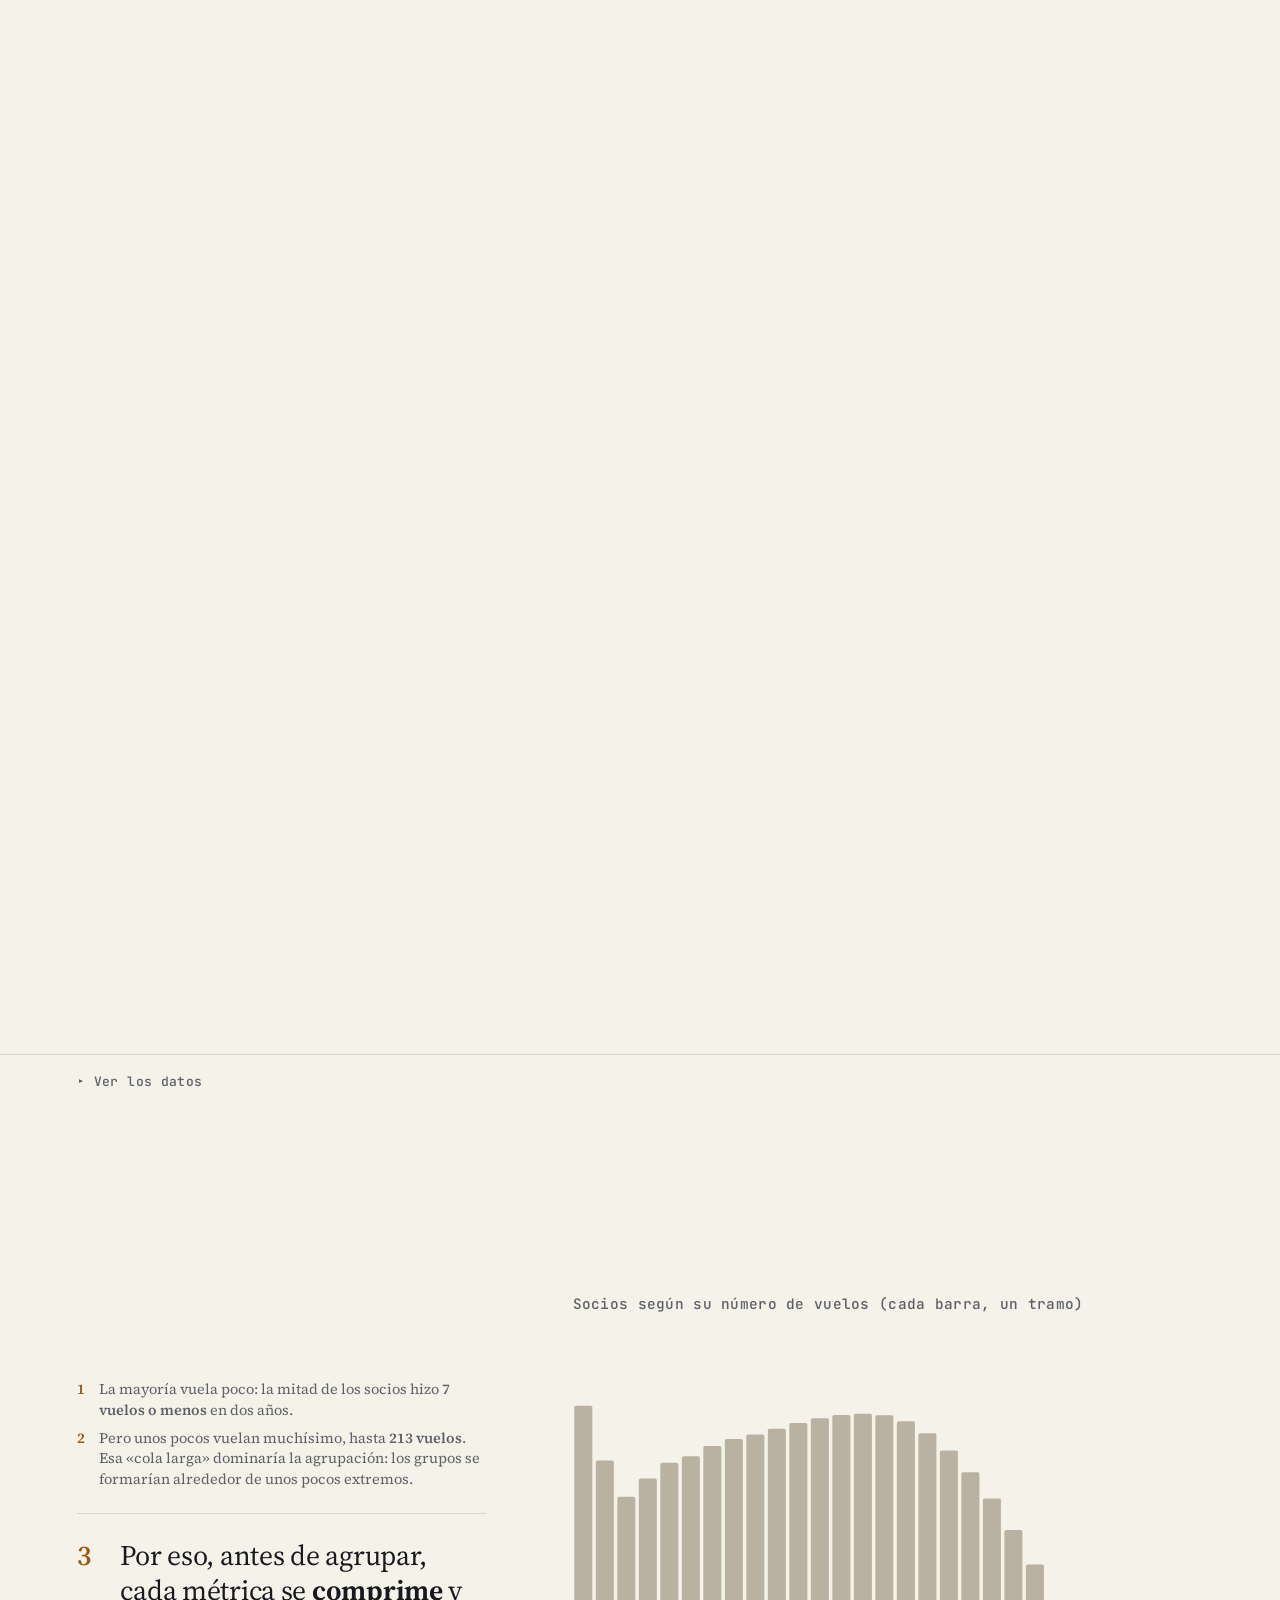
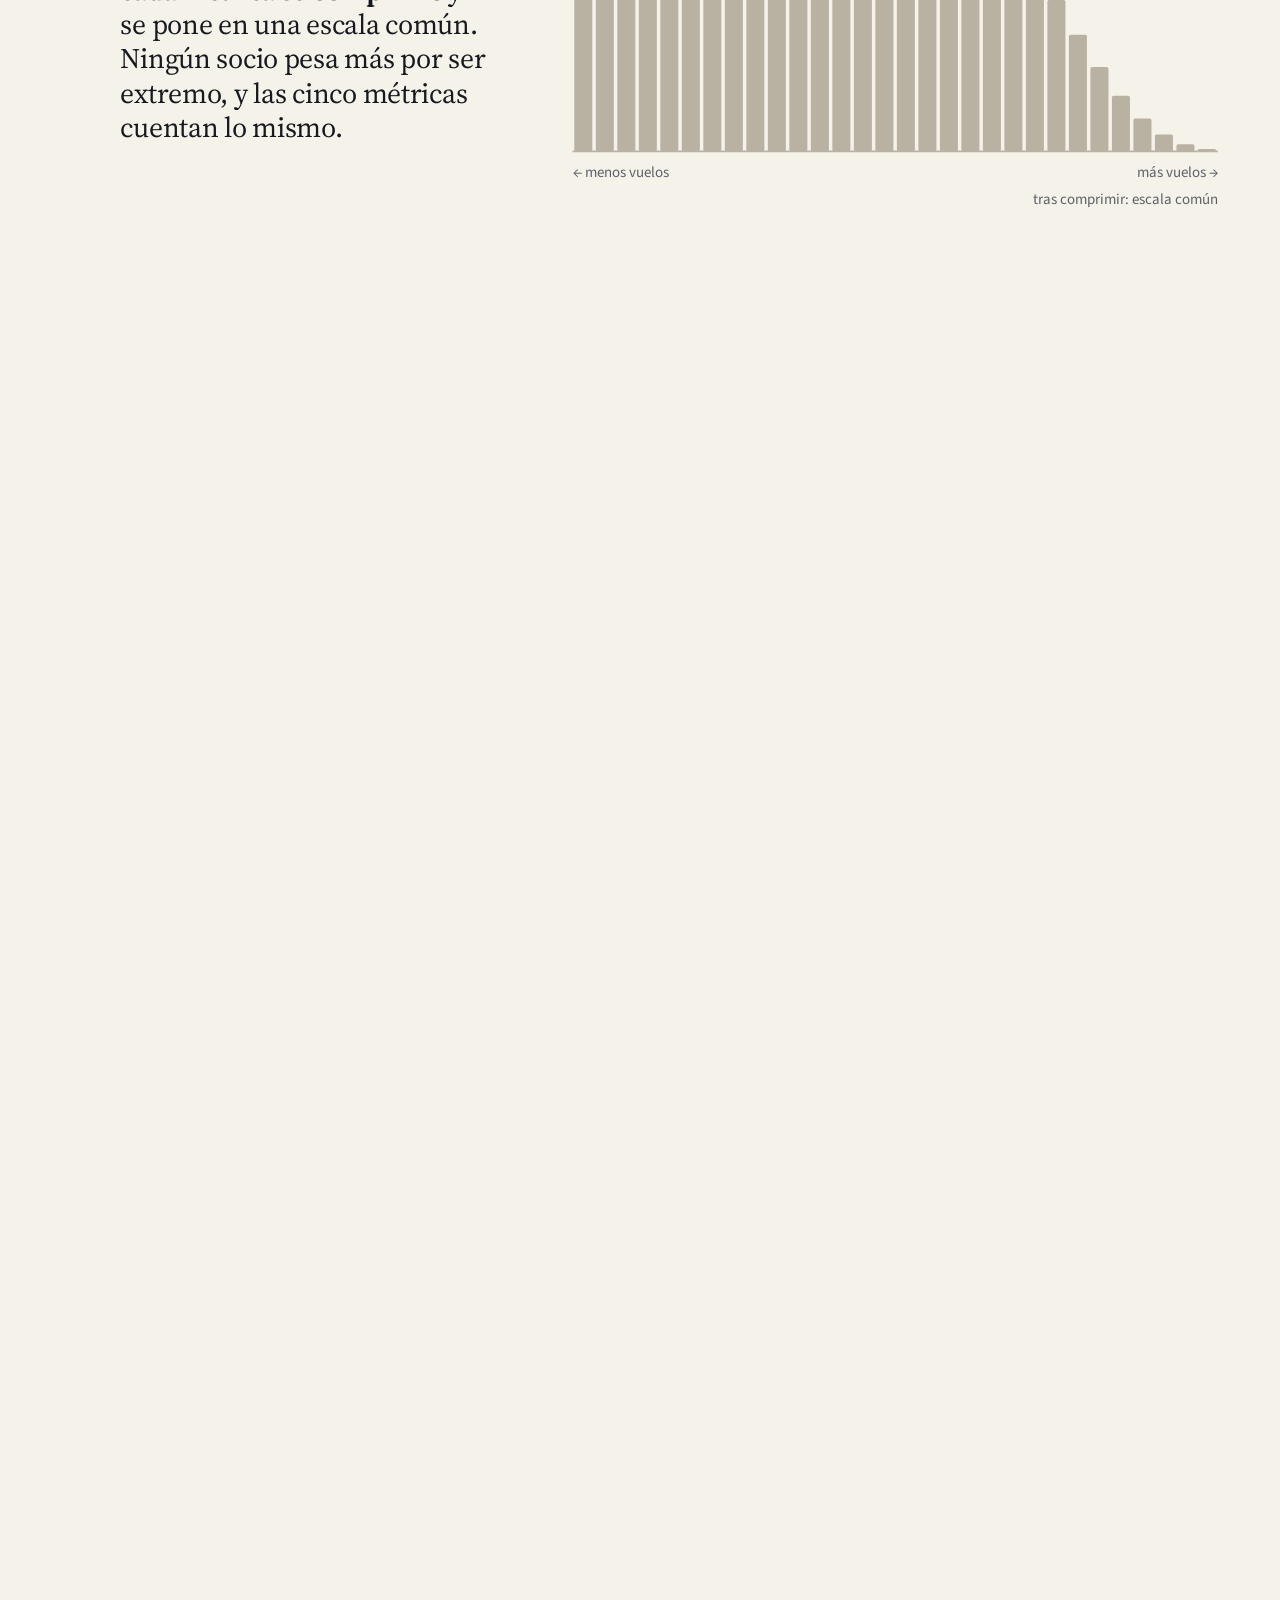
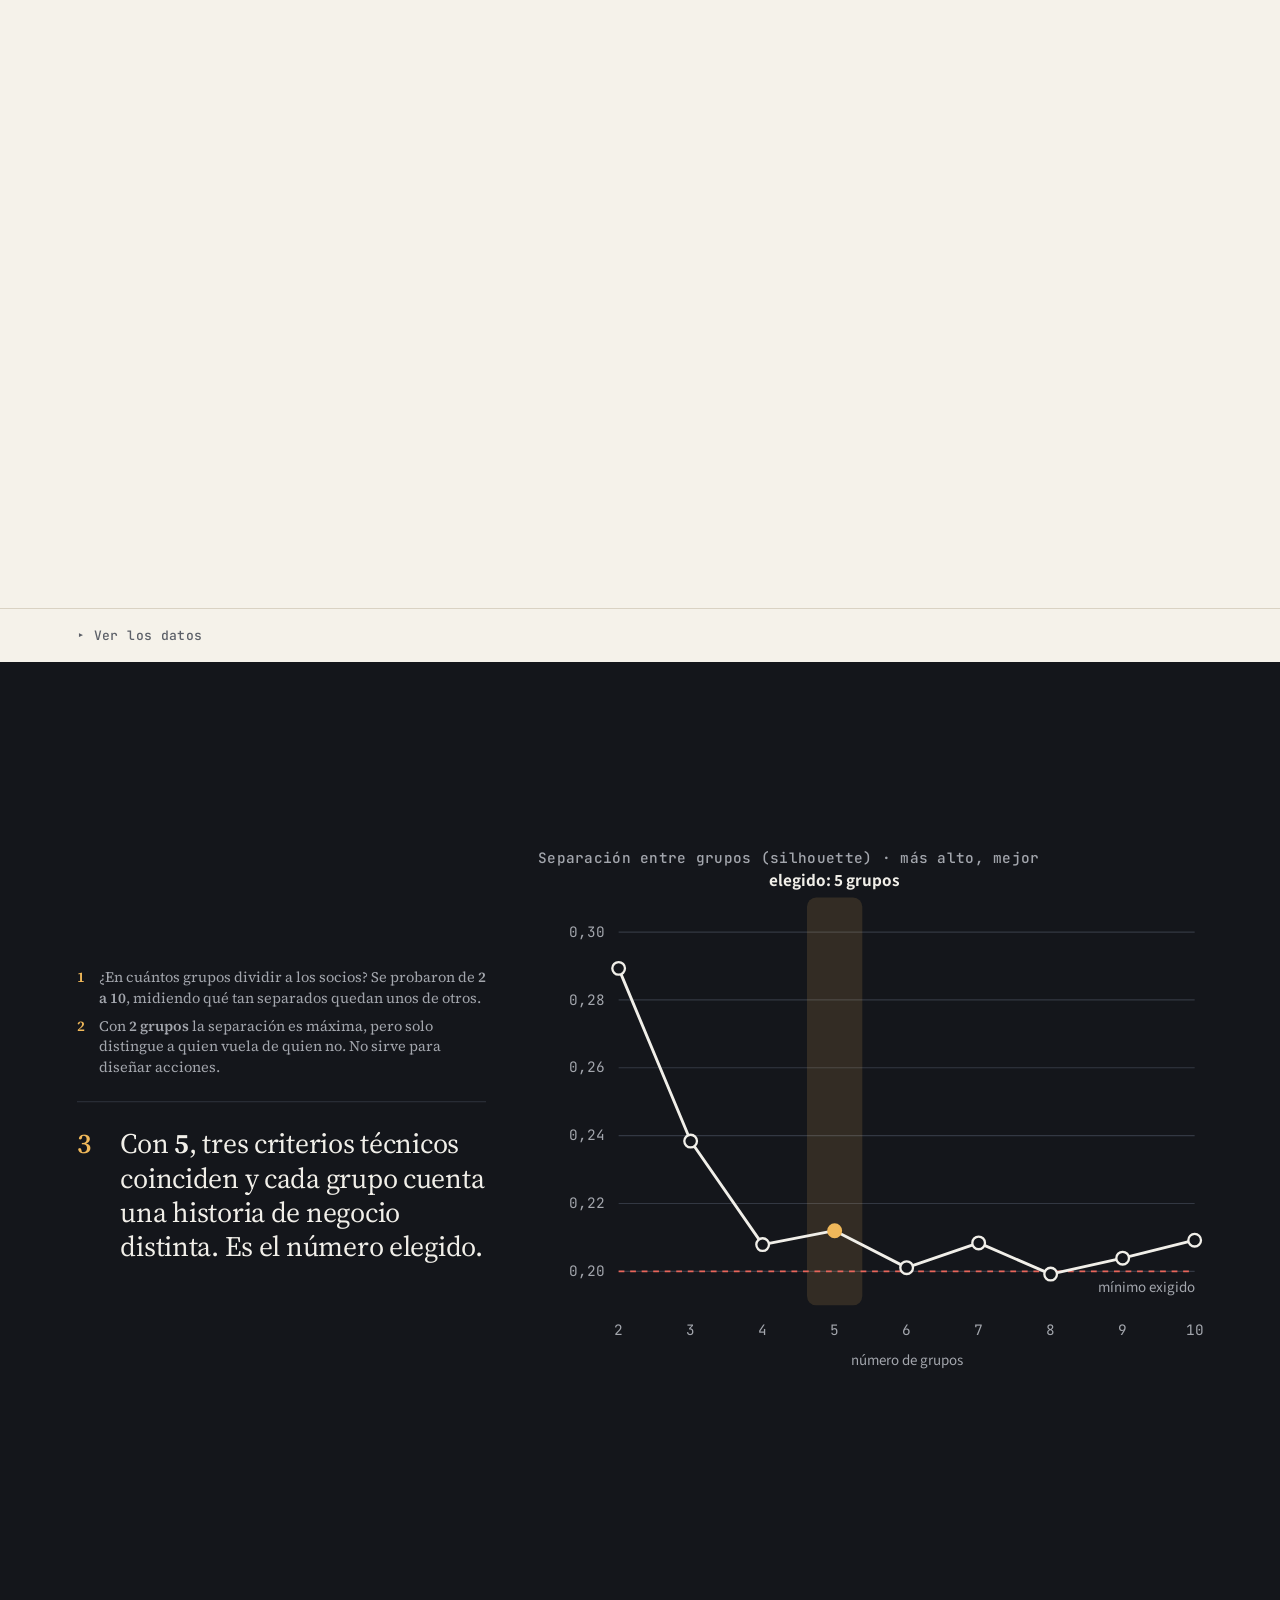
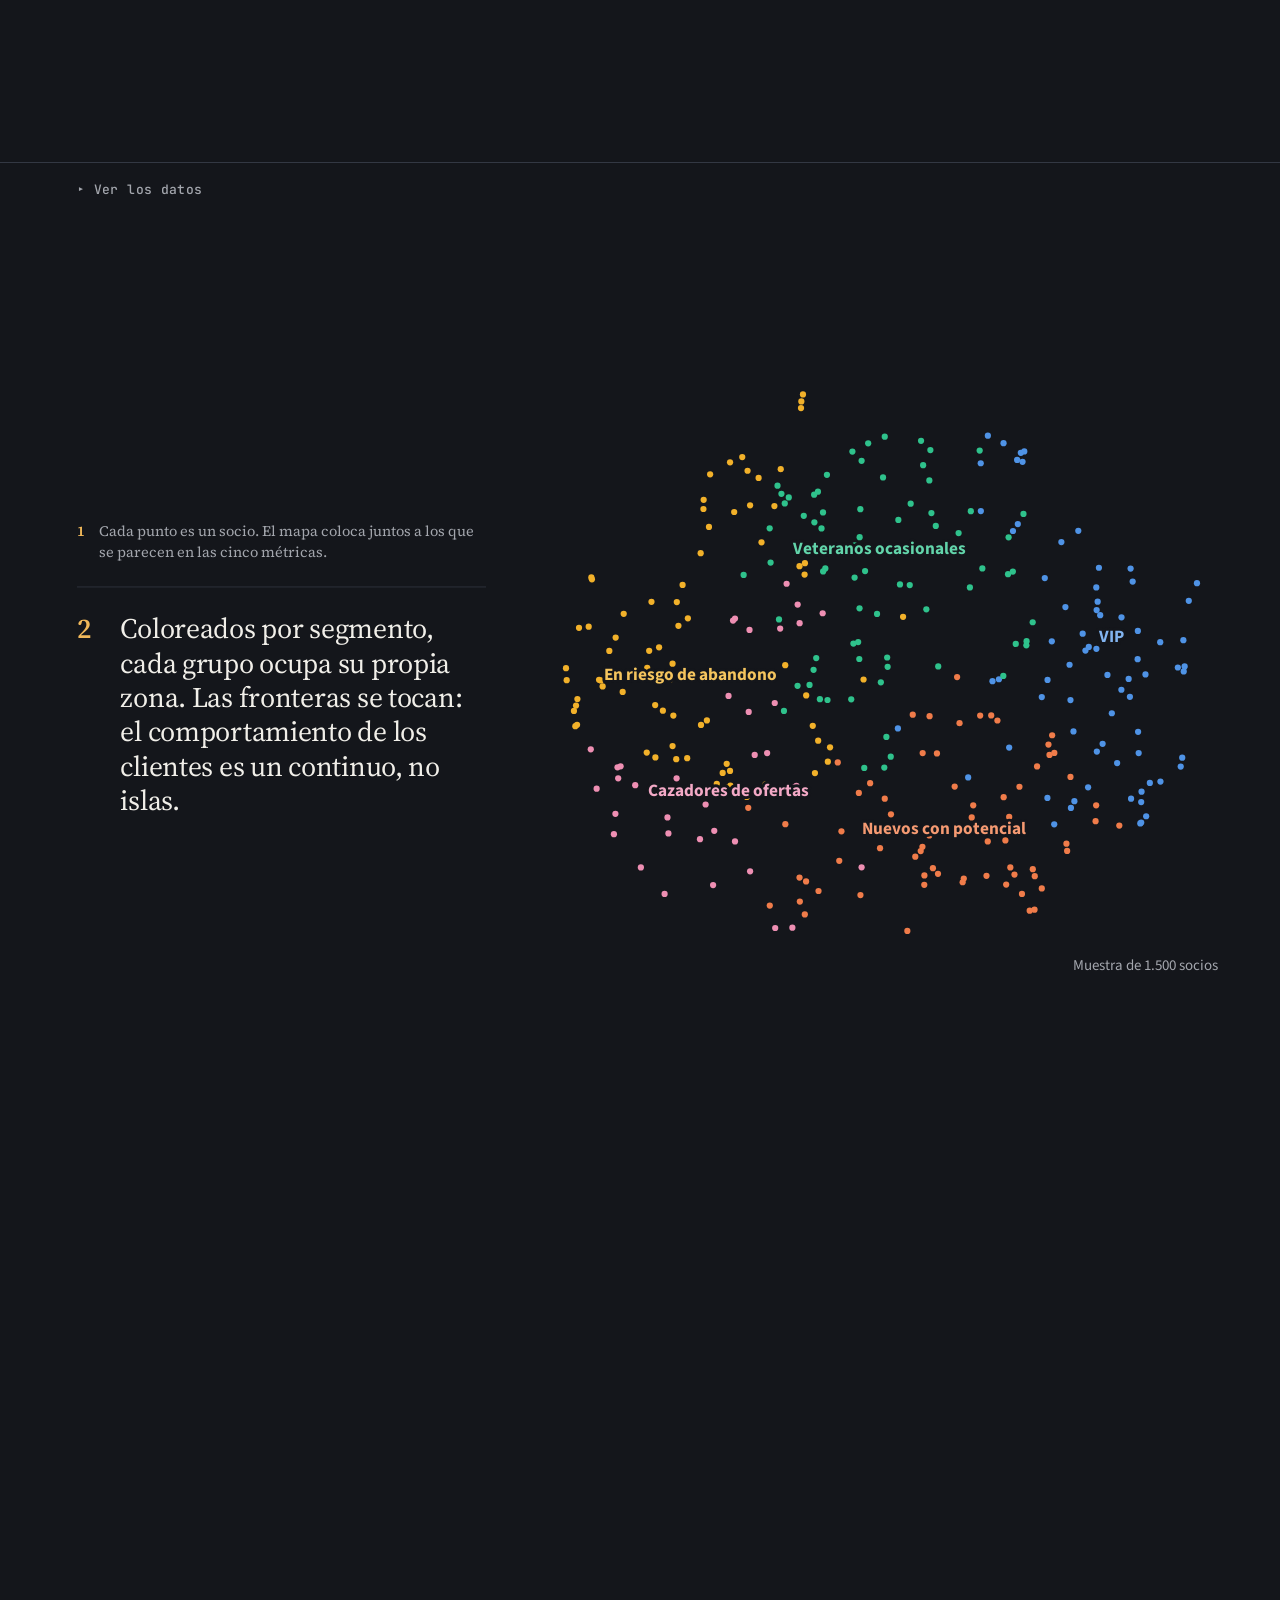
<file: resumen.html>
<!doctype html>
<html lang="es">
<head>
<meta charset="utf-8">
<meta name="viewport" content="width=device-width, initial-scale=1">
<title>Cinco tipos de viajero frecuente · Resumen del proyecto</title>
<meta name="description" content="Resumen interactivo de la segmentación de 62.044 socios de un programa de viajero frecuente con el modelo LRFMC y K-Means: cinco segmentos, su fiabilidad y qué hacer con cada uno.">
<link rel="icon" href="data:image/svg+xml,%3Csvg xmlns='http://www.w3.org/2000/svg' viewBox='0 0 16 16'%3E%3Crect width='16' height='16' rx='4' fill='%2314161b'/%3E%3Ccircle cx='5' cy='6' r='2' fill='%234f93e6'/%3E%3Ccircle cx='11' cy='5' r='2' fill='%23f07c4a'/%3E%3Ccircle cx='8' cy='11' r='2' fill='%23f2b12a'/%3E%3C/svg%3E">
<script>document.documentElement.classList.add('js');</script>
<link rel="preconnect" href="https://fonts.googleapis.com">
<link rel="preconnect" href="https://fonts.gstatic.com" crossorigin>
<link href="https://fonts.googleapis.com/css2?family=Source+Serif+4:ital,opsz,wght@0,8..60,300..700;1,8..60,400&family=Source+Sans+3:wght@400;600;700&family=JetBrains+Mono:wght@400;500&display=swap" rel="stylesheet">
<!--
  Plantilla de `src/segmentacion/viz/summary_page.py` (no editar report/resumen.html a mano).
  Cada marcador entre dobles corchetes se sustituye por una cifra del pipeline; los datos de los gráficos llegan como
  JSON en <script id="data">. Estilo: skill «scrollytelling-explainer».
-->
<style>
:root {
  --serif: "Source Serif 4", Georgia, "Times New Roman", serif;
  --sans: "Source Sans 3", system-ui, -apple-system, "Segoe UI", sans-serif;
  --mono: "JetBrains Mono", ui-monospace, "Cascadia Mono", Consolas, monospace;
  --head: 64px;
  color-scheme: dark;
}
/* Temas por sección. --c*: marcas de cada segmento; --t*: texto de cada segmento (contraste AA). */
.night {
  --bg: #14161b; --ink: #f1efe9; --muted: #a3a6ad; --faint: #262a31; --soft: #4a505b;
  --line: #333843; --card: rgba(20, 22, 27, .92); --panel: #1b1e25; --accent: #f0b85a;
  --neutral: #5d636f;
  --c0: #4f93e6; --c1: #f07c4a; --c2: #2fc28c; --c3: #f2b12a; --c4: #ee8fb3;
  --t0: #82b4f0; --t1: #f59a72; --t2: #62d4aa; --t3: #f5c55e; --t4: #f3a9c6;
}
.paper {
  --bg: #f5f2ea; --ink: #17191e; --muted: #5c6068; --faint: #e6e1d5; --soft: #b9b2a2;
  --line: #d9d2c3; --card: rgba(245, 242, 234, .94); --panel: #fbf9f3; --accent: #a0570f;
  --neutral: #c2bbab;
  --c0: #2a78d6; --c1: #eb6834; --c2: #1baf7a; --c3: #eda100; --c4: #e87ba4;
  --t0: #1d5fb0; --t1: #b84a1a; --t2: #0d7d55; --t3: #8a5f00; --t4: #b03e6c;
}
* { box-sizing: border-box; }
html { -webkit-text-size-adjust: 100%; }
body { margin: 0; background: #14161b; color: #f1efe9; font: 400 17px/1.5 var(--sans); overflow-x: hidden; }
a { color: inherit; }
main { display: block; }
.sr-only { position: absolute; width: 1px; height: 1px; padding: 0; margin: -1px; overflow: hidden; clip: rect(0 0 0 0); white-space: nowrap; border: 0; }
:focus-visible { outline: 2px solid #f0b85a; outline-offset: 3px; border-radius: 4px; }

/* Cabecera, barra de progreso y navegación ----------------------------------------------------- */
.bar { position: fixed; top: 0; left: 0; right: 0; height: 3px; background: #fff; mix-blend-mode: difference; transform-origin: left center; transform: scaleX(0); z-index: 41; }
.top { position: fixed; inset: 0 0 auto 0; height: var(--head); z-index: 40; display: flex; align-items: center; gap: 18px; padding: 0 22px; color: #f1efe9; pointer-events: none; transition: color .3s; }
.top > * { pointer-events: auto; }
body.lit .top, body.lit .nav { color: #17191e; }
.mark { font: 600 14px/1 var(--mono); letter-spacing: .02em; text-decoration: none; white-space: nowrap; }
.mark span { opacity: .55; font-weight: 400; }
.crumb { margin: 0; padding-left: 18px; border-left: 1px solid color-mix(in srgb, currentColor 28%, transparent); display: grid; row-gap: 2px; max-width: 46vw; font: 600 13.5px/1.3 var(--sans); opacity: 0; transform: translateY(-4px); transition: opacity .35s, transform .35s; }
body.inch .crumb { opacity: 1; transform: none; }
.crumb .ct, .crumb .cc { white-space: nowrap; overflow: hidden; text-overflow: ellipsis; }
.crumb .cc { font-weight: 400; opacity: .75; transition: opacity .22s; }
.crumb .cc.off { opacity: 0; }
.crumb .cc i { font: 500 12px var(--mono); font-style: normal; margin-right: .8em; }
.acts { margin-left: auto; display: flex; gap: 10px; align-items: center; }
.pill { display: inline-flex; align-items: center; gap: 8px; padding: 10px 16px; border-radius: 999px; border: 1px solid color-mix(in srgb, currentColor 35%, transparent); font: 600 14px/1 var(--sans); text-decoration: none; white-space: nowrap; background: transparent; color: inherit; transition: background .15s, border-color .15s; }
.pill:hover { background: color-mix(in srgb, currentColor 10%, transparent); }
.pill.cta { background: #f0b85a; border-color: #f0b85a; color: #17191e; }
.pill.cta:hover { background: #f5c97a; }
.gh { width: 38px; height: 38px; display: grid; place-items: center; border-radius: 50%; border: 1px solid color-mix(in srgb, currentColor 35%, transparent); }
.gh svg { width: 18px; height: 18px; fill: currentColor; }
.nav { position: fixed; left: 22px; bottom: 18px; z-index: 40; display: flex; gap: 8px; align-items: center; color: #f1efe9; transition: color .3s; }
.nav button { width: 40px; height: 40px; border-radius: 50%; border: 1px solid color-mix(in srgb, currentColor 35%, transparent); background: color-mix(in srgb, currentColor 4%, transparent); color: inherit; font: 22px/1 var(--sans); cursor: pointer; transition: background .15s; }
.nav button:hover { background: color-mix(in srgb, currentColor 14%, transparent); }
.nav .hint { font: 12px var(--mono); opacity: .6; margin-left: 4px; }

/* Capítulos: escenario fijo + pasos ------------------------------------------------------------ */
.ch { position: relative; background: var(--bg); color: var(--ink); }
.stage { position: sticky; top: 0; height: 100svh; overflow: hidden; }
.steps { position: relative; margin-top: -100svh; pointer-events: none; }
.step { height: 100svh; }
.viz { position: absolute; inset: 11vh 4% 9vh 42%; margin: 0; }
.viz > svg { display: block; width: 100%; height: 100%; overflow: visible; }
.says { position: absolute; left: 6vw; width: 32vw; top: 50%; transform: translateY(-50%); margin: 0; padding: 0; list-style: none; counter-reset: s; z-index: 2; }
.says li { position: relative; padding-left: 1.55em; counter-increment: s; font: 400 clamp(17px, 1.25vw, 20px)/1.45 var(--serif); }
.says li::before { content: counter(s); position: absolute; left: 0; top: 0; font-weight: 600; color: var(--accent); }
.says li + li { margin-top: .8em; }
.says b { font-weight: 650; }
.k { font-style: normal; font-weight: 650; }
.t0 { color: var(--t0); } .t1 { color: var(--t1); } .t2 { color: var(--t2); } .t3 { color: var(--t3); } .t4 { color: var(--t4); }
.js .says li::before { content: attr(data-n); }  /* con pasos ocultos, counter() no los cuenta */
.js .says li.next { display: none; }
.js .says li.past { font-size: clamp(14.5px, 1.02vw, 16.5px); line-height: 1.42; color: var(--muted); margin-top: .5em; }
.js .says li.past .k, .js .says li.past b { color: inherit; font-weight: 600; }
.js .says li.now { font-size: clamp(23px, 2.2vw, 37px); line-height: 1.22; letter-spacing: -.01em; animation: rise .55s cubic-bezier(.2, .7, .2, 1) both; }
.js .says li.past + li.now { margin-top: .85em; padding-top: .85em; border-top: 1px solid var(--line); }
.js .says li.past + li.now::before { top: .85em; }

/* «Ver los datos» */
.data { position: relative; z-index: 3; background: var(--bg); color: var(--ink); border-top: 1px solid var(--line); padding: 0 6vw; }
.data summary { cursor: pointer; padding: 18px 0; font: 500 13px var(--mono); letter-spacing: .03em; color: var(--muted); list-style: none; width: max-content; }
.data summary::-webkit-details-marker { display: none; }
.data summary::before { content: "▸ "; }
.data[open] summary::before { content: "▾ "; }
.data summary:hover { color: var(--ink); }
.data .note { margin: 0 0 14px; max-width: 72ch; font-size: 15px; color: var(--muted); }
.tw { overflow-x: auto; margin-bottom: 28px; }
.data table { border-collapse: collapse; font: 14.5px/1.4 var(--sans); min-width: min(100%, 560px); }
.data th, .data td { text-align: left; vertical-align: top; padding: 7px 18px 7px 0; border-bottom: 1px solid var(--line); }
.data th { font-weight: 600; color: var(--muted); }
.data .n { text-align: right; font: 13px var(--mono); white-space: nowrap; }

/* Gráficos SVG */
.viz text { font-family: var(--sans); font-size: 14px; fill: var(--ink); }
.viz .cap { font: 500 12.5px var(--mono); letter-spacing: .02em; fill: var(--muted); }
.viz .lab { font-size: 13px; fill: var(--muted); }
.viz .num { font-family: var(--mono); font-size: 12.5px; }
.viz .ann { font-weight: 650; font-size: 15px; }
.viz .rowlab, .viz .leg-name { font-weight: 650; font-size: 15px; }
.viz .letter { font: 500 38px var(--mono); fill: var(--soft); transition: fill .4s; }
.viz .vlab { font-weight: 650; font-size: 13px; }
.viz .maplab { font-weight: 700; font-size: 15px; transition: opacity .45s; }
.viz text.t0 { fill: var(--t0); } .viz text.t1 { fill: var(--t1); } .viz text.t2 { fill: var(--t2); } .viz text.t3 { fill: var(--t3); } .viz text.t4 { fill: var(--t4); }
.halo { paint-order: stroke; stroke: var(--bg); stroke-width: 5px; stroke-linejoin: round; }
.f0 { fill: var(--c0); } .f1 { fill: var(--c1); } .f2 { fill: var(--c2); } .f3 { fill: var(--c3); } .f4 { fill: var(--c4); } .fn { fill: var(--neutral); }
.cell { transition: fill .35s, opacity .35s; }
.axis { stroke: var(--soft); stroke-width: 1.5; }
.grid { stroke: var(--line); stroke-width: 1; }
.medline { stroke: var(--muted); stroke-width: 1.5; stroke-dasharray: 3 4; }
.thr { stroke: #e8655a; stroke-width: 1.5; stroke-dasharray: 5 5; }
.dot { stroke: var(--bg); stroke-width: 2; transition: opacity .3s; }
.mrow { transition: opacity .45s; }
.mrow.next { opacity: .2; } .mrow.past { opacity: .62; }
.mrow.now .letter { fill: var(--accent); }
.hbar { fill: var(--soft); transition: fill .3s, opacity .3s; }
.hbar.hot { fill: var(--accent); }
.bracket { fill: none; stroke: var(--accent); stroke-width: 1.5; }
.sil { fill: none; stroke: var(--ink); stroke-width: 2.5; stroke-linejoin: round; stroke-linecap: round; }
.pt { fill: var(--bg); stroke: var(--ink); stroke-width: 2; transition: opacity .3s, fill .3s, stroke .3s; }
.pt.hot { fill: var(--accent); stroke: var(--accent); }
.band { fill: var(--accent); fill-opacity: .14; }
.adot { fill: var(--c0); fill-opacity: .8; transition: opacity .3s; }
.mean { fill: var(--ink); }
.bmain { fill: var(--accent); } .bother { fill: var(--soft); }
.pts circle { fill: var(--neutral); transition: fill .6s, opacity .45s; }
.pts circle.off { opacity: 0 !important; }
.pts.colored .s0 { fill: var(--c0); } .pts.colored .s1 { fill: var(--c1); } .pts.colored .s2 { fill: var(--c2); } .pts.colored .s3 { fill: var(--c3); } .pts.colored .s4 { fill: var(--c4); }
.pts.hl circle { opacity: .1; }
.pts.hl-0 .s0, .pts.hl-1 .s1, .pts.hl-2 .s2, .pts.hl-3 .s3, .pts.hl-4 .s4 { opacity: 1; }

/* Fichas de segmento */
.cards { inset: 11vh 5% 9vh 44%; }
.seg { position: relative; display: flex; flex-direction: column; gap: 14px; margin-bottom: 16px; padding: 22px 26px; overflow: hidden; background: var(--panel); border: 1px solid var(--line); border-top: 4px solid var(--c); border-radius: 14px; }
.js .seg { position: absolute; inset: 0; margin: 0; opacity: 0; transform: translateY(14px); transition: opacity .45s, transform .45s; }
.js .seg.on { opacity: 1; transform: none; }
.seg header p { margin: 0; }
.seg-n { font: 500 12px var(--mono); color: var(--muted); }
.seg h3 { margin: 4px 0 2px; font: 600 clamp(26px, 2.3vw, 40px)/1.05 var(--serif); letter-spacing: -.015em; color: var(--tc); }
.seg-size { font-size: 14px; color: var(--muted); }
.seg-kpis { display: grid; grid-template-columns: 1fr 1fr; gap: 20px; }
.seg-kpis b { display: block; font: 500 clamp(28px, 2.7vw, 46px)/1 var(--mono); letter-spacing: -.03em; }
.seg-kpis span { font-size: 14px; color: var(--muted); }
.seg-kpis i { display: block; height: 6px; margin-top: 8px; border-radius: 3px; background: linear-gradient(90deg, var(--c) var(--w), var(--faint) var(--w)); }
.seg-why { margin: 0; font: 400 16px/1.45 var(--serif); }
.lab2 { display: block; margin-bottom: 3px; font: 500 11px var(--mono); letter-spacing: .06em; text-transform: uppercase; color: var(--muted); }
.seg-prof { width: 100%; max-width: 400px; height: auto; flex-shrink: 0; }
.seg-prof text { font: 12px var(--sans); fill: var(--muted); }
.seg-prof .b { fill: var(--c); }
.seg-prof .mid { stroke: var(--soft); stroke-width: 1; }
.seg-prof .ax { font-size: 11px; }
.seg-act p { margin: 0; font-size: 15px; line-height: 1.45; }
.seg-act .kpi { margin-top: 4px; font-size: 14px; color: var(--muted); }

/* Portada ---------------------------------------------------------------------------------------- */
.cover { position: relative; min-height: 100svh; display: flex; align-items: center; padding: calc(var(--head) + 4vh) 7vw 10vh; background: var(--bg); color: var(--ink); overflow: hidden; }
.sky { position: absolute; inset: -4% -2% -4% 34%; opacity: .85; will-change: transform; }
.sky svg { width: 100%; height: 100%; display: block; }
.sky circle { fill-opacity: .75; }
.cover::after { content: ""; position: absolute; inset: 0; pointer-events: none; background: linear-gradient(90deg, var(--bg) 30%, color-mix(in srgb, var(--bg) 60%, transparent) 56%, color-mix(in srgb, var(--bg) 8%, transparent) 88%), linear-gradient(0deg, var(--bg) 0%, transparent 22%); }
.cover-in { position: relative; z-index: 1; max-width: min(92vw, 1100px); }
.kick { margin: 0 0 3vh; font: 500 clamp(12px, .95vw, 15px)/1.3 var(--mono); letter-spacing: .04em; color: var(--muted); }
.cover h1 { margin: 0; max-width: 12ch; font: 500 clamp(46px, 6.4vw, 128px)/.97 var(--serif); letter-spacing: -.035em; }
.dek { margin: 3.4vh 0 0; max-width: 33em; font: 400 clamp(18px, 1.5vw, 25px)/1.4 var(--serif); color: var(--muted); }
.toc { display: flex; flex-wrap: wrap; gap: 8px 10px; margin: 5vh 0 0; padding: 0; list-style: none; max-width: 780px; }
.toc a { display: inline-flex; align-items: center; gap: 8px; padding: 8px 13px 8px 11px; border-radius: 999px; border: 1px solid var(--line); background: color-mix(in srgb, var(--bg) 70%, transparent); font: 600 14px/1 var(--sans); text-decoration: none; transition: transform .15s, border-color .15s; }
.toc a:hover { transform: translateY(-2px); border-color: var(--muted); }
.toc a i { width: 8px; height: 8px; border-radius: 50%; background: var(--d); }
.toc a small { font: 500 11px var(--mono); color: var(--muted); }
.cue { position: absolute; left: 50%; bottom: 3vh; z-index: 1; width: 1.5px; height: 8vh; background: linear-gradient(var(--ink), transparent); transform-origin: center top; opacity: 0; }
.js .cover h1 .w { display: inline-block; opacity: 0; transform: translateY(.28em); }
.js .cover .kick, .js .cover .dek, .js .cover .toc { opacity: 0; }
.cover.go h1 .w { animation: rise .9s cubic-bezier(.2, .7, .2, 1) forwards; animation-delay: calc(var(--i) * 75ms); }
.cover.go .kick { animation: fade .8s ease .1s forwards; }
.cover.go .dek { animation: fade 1s ease 1s forwards; }
.cover.go .toc { animation: fade 1s ease 1.3s forwards; }
.cover.go .cue { animation: cue 2.4s ease-in-out 2.4s infinite; }

/* Cierre: preguntas, límites y la historia en texto ------------------------------------------- */
.quiz, .limits, .story { background: var(--bg); color: var(--ink); padding: 14vh 7vw 12vh; }
.quiz h2, .limits h2, .story h2 { margin: 0 0 5vh; font: 500 clamp(32px, 3.6vw, 60px)/1.05 var(--serif); letter-spacing: -.02em; }
.qs { display: grid; grid-template-columns: repeat(auto-fit, minmax(260px, 1fr)); gap: 5vh 4vw; }
.qn { margin: 0; font: 500 12px var(--mono); color: var(--accent); }
.q h3 { margin: 10px 0 18px; font: 400 clamp(19px, 1.45vw, 23px)/1.3 var(--serif); }
.opts { display: grid; gap: 10px; }
.opts button { position: relative; text-align: left; padding: 13px 40px 13px 16px; border-radius: 10px; border: 1px solid var(--line); background: transparent; color: var(--ink); font: 600 15.5px var(--sans); cursor: pointer; transition: background .12s, border-color .12s, opacity .2s; }
.opts button:hover:not(:disabled) { border-color: var(--muted); background: color-mix(in srgb, var(--ink) 6%, transparent); }
.opts button:disabled { cursor: default; }
.opts button:disabled:not(.right):not(.wrong) { opacity: .45; }
.opts button.right { border-color: #2fc28c; background: color-mix(in srgb, #2fc28c 16%, transparent); }
.opts button.wrong { border-color: #e8655a; background: color-mix(in srgb, #e8655a 14%, transparent); }
.opts button.right::after, .opts button.wrong::after { position: absolute; right: 14px; top: 50%; transform: translateY(-50%); font-weight: 700; }
.opts button.right::after { content: "✓"; color: #2fc28c; }
.opts button.wrong::after { content: "✗"; color: #e8655a; }
.why { margin: 14px 0 0; font-size: 15.5px; line-height: 1.5; color: var(--muted); }
.js .why { display: none; }
.q.done .why { display: block; animation: fade .4s ease both; }
.score { min-height: 1.5em; margin: 6vh 0 0; font: 500 14px var(--mono); color: var(--muted); }
.limits ul { list-style: none; margin: 0; padding: 0; max-width: 1000px; }
.limits li { padding: 3.2vh 0; border-top: 1px solid var(--line); font: 400 clamp(19px, 1.65vw, 27px)/1.38 var(--serif); }
.limits li b { font-weight: 600; }
.story p { max-width: 66ch; margin: 0 0 1.15em; font: 400 clamp(18px, 1.3vw, 21px)/1.6 var(--serif); }
.story .kick { opacity: 1; }
.links { display: flex; flex-wrap: wrap; gap: 10px; margin: 5vh 0 6vh; }
.credits { max-width: 82ch; padding-top: 3vh; border-top: 1px solid var(--line); font: 14px/1.6 var(--sans); color: var(--muted); }
.credits code { font: 13px var(--mono); }

@keyframes rise { from { opacity: 0; transform: translateY(.28em); } to { opacity: 1; transform: none; } }
@keyframes fade { from { opacity: 0; } to { opacity: 1; } }
@keyframes cue { 0% { transform: scaleY(0); opacity: .9; } 55% { transform: scaleY(1); opacity: .9; } 100% { transform: scaleY(1); opacity: 0; } }

/* Tableta y pantallas verticales: visual arriba, paso actual abajo en una tarjeta. */
@media (max-width: 1099px), (max-aspect-ratio: 4/3) {
  .viz, .cards { inset: calc(var(--head) + 6px) 4% calc(37svh + 52px) 4%; }
  .says { left: 4vw; right: 4vw; width: auto; top: auto; bottom: calc(2svh + 56px); transform: none; max-height: 32svh; overflow: hidden; padding: 16px 20px; background: var(--card); border: 1px solid var(--line); border-radius: 14px; -webkit-backdrop-filter: blur(8px); backdrop-filter: blur(8px); }
  .js .says li.past { display: none; }
  .js .says li.now { font-size: clamp(19px, 3vw, 27px); }
  .js .says li.now, .js .says li.past + li.now { margin-top: 0; padding-top: 0; border-top: 0; }
  .js .says li.past + li.now::before { top: 0; }
  .crumb { max-width: 40vw; }
  .seg { padding: 16px 20px; gap: 10px; }
  .seg-why { font-size: 15px; }
  .sky { inset: 30% -10% -10% 0; opacity: .5; }
  .cover::after { background: linear-gradient(180deg, var(--bg) 25%, color-mix(in srgb, var(--bg) 55%, transparent) 60%, var(--bg) 100%); }
}
@media (hover: none) { .nav .hint { display: none; } }
@media (max-width: 760px) {
  :root { --head: 56px; }
  .top { padding: 0 14px; gap: 10px; }
  .crumb, .acts .pill:not(.cta), .nav .hint { display: none; }
  .pill.cta { padding: 8px 12px; font-size: 13px; }
  .nav button { width: 36px; height: 36px; font-size: 18px; }
  .seg-prof { display: none; }
}
@media (prefers-reduced-motion: reduce) {
  *, *::before, *::after { animation: none !important; transition: none !important; scroll-behavior: auto !important; }
  .js .cover h1 .w, .js .cover .kick, .js .cover .dek, .js .cover .toc { opacity: 1; transform: none; }
  .cue { display: none; }
}
</style>
</head>
<body>
<div class="bar" aria-hidden="true"></div>
<header class="top">
  <a class="mark" href="#portada">LRFMC <span>· resumen</span></a>
  <p class="crumb" aria-hidden="true"><span class="ct">Cinco tipos de viajero frecuente</span><span class="cc"><i></i><span></span></span></p>
  <nav class="acts" aria-label="Enlaces del proyecto">
    <a class="pill" href="https://freddxvill.github.io/segmentacion-clientes-aerolinea/glosario.html">Glosario</a>
    <a class="pill cta" href="https://freddxvill.github.io/segmentacion-clientes-aerolinea/">Análisis completo →</a>
    <a class="gh" href="https://github.com/freddxvill/segmentacion-clientes-aerolinea" aria-label="Código en GitHub"><svg viewBox="0 0 16 16" aria-hidden="true"><path d="M8 0C3.58 0 0 3.58 0 8a8 8 0 0 0 5.47 7.59c.4.07.55-.17.55-.38v-1.33c-2.23.48-2.7-1.07-2.7-1.07-.36-.92-.89-1.17-.89-1.17-.73-.5.06-.49.06-.49.8.06 1.23.83 1.23.83.71 1.22 1.87.87 2.33.66.07-.52.28-.87.5-1.07-1.78-.2-3.65-.89-3.65-3.95 0-.87.31-1.59.82-2.15-.08-.2-.36-1.02.08-2.12 0 0 .67-.21 2.2.82a7.6 7.6 0 0 1 4 0c1.53-1.04 2.2-.82 2.2-.82.44 1.1.16 1.92.08 2.12.51.56.82 1.27.82 2.15 0 3.07-1.87 3.75-3.65 3.95.29.25.54.73.54 1.48v2.2c0 .21.15.46.55.38A8 8 0 0 0 16 8c0-4.42-3.58-8-8-8Z"/></svg></a>
  </nav>
</header>
<nav class="nav" aria-label="Pasos">
  <button type="button" id="prev" aria-label="Paso anterior">‹</button>
  <button type="button" id="next" aria-label="Paso siguiente">›</button>
  <span class="hint" aria-hidden="true">← →</span>
</nav>

<main>
<!-- 1 · Apertura en frío -->
<section class="ch night" id="valor" data-chart="valor" data-title="Dónde está el valor">
  <div class="stage">
    <h2 class="sr-only">Dónde está el valor</h2>
    <ol class="says">
      <li>Una aerolínea tiene <b>62.044 socios</b> en su programa de viajero frecuente. Hasta ahora, los trata a todos igual: mismos correos, mismas promociones.</li>
      <li>Pero no viajan igual. Por su forma de volar, se reparten en <b>cinco segmentos</b> de tamaño parecido: del 14 % al 23 % de los socios.</li>
      <li>Los <em class="k t0">VIP</em> son uno de cada cinco socios: el 21 %.</li>
      <li>Y generan el <b>56 % del ingreso</b>. Los dos segmentos que llevan meses sin volar suman el 34 % de los socios y solo el 9 % del ingreso.</li>
    </ol>
    <figure class="viz" role="img" aria-label="Cuadrícula de 100 cuadrados por segmento: los VIP son el 21 % de los socios y aportan el 56 % del ingreso."><svg></svg></figure>
  </div>
  <div class="steps" aria-hidden="true"><div class="step"></div><div class="step"></div><div class="step"></div><div class="step"></div></div>
  <details class="data"><summary>Ver los datos</summary><div class="tw"><table><thead><tr><th>Segmento</th><th class="n">% de los socios</th><th class="n">% del ingreso</th></tr></thead><tbody><tr><td>VIP</td><td class="n">21,3 %</td><td class="n">55,9 %</td></tr><tr><td>Nuevos con potencial</td><td class="n">23,1 %</td><td class="n">23,2 %</td></tr><tr><td>Veteranos ocasionales</td><td class="n">21,7 %</td><td class="n">12,0 %</td></tr><tr><td>En riesgo de abandono</td><td class="n">19,4 %</td><td class="n">6,0 %</td></tr><tr><td>Cazadores de ofertas</td><td class="n">14,4 %</td><td class="n">2,8 %</td></tr></tbody></table></div></details>
</section>

<!-- Portada -->
<section class="cover night" id="portada">
  <div class="sky" aria-hidden="true"><svg viewBox="0 0 600 520" preserveAspectRatio="xMidYMid slice"></svg></div>
  <div class="cover-in">
    <p class="kick">Resumen del proyecto · Segmentación de clientes con LRFMC</p>
    <h1>Cinco tipos de viajero frecuente</h1>
    <p class="dek">Cómo se agrupó a 62.044 socios de un programa de fidelización por su forma de viajar, qué tan fiable es el resultado y qué hacer con cada grupo.</p>
    <ol class="toc" aria-label="Capítulos">
      <li><a href="#valor" style="--d:#4f93e6"><i></i>Dónde está el valor</a></li>
      <li><a href="#metricas" style="--d:#f07c4a"><i></i>Cinco números por socio</a></li>
      <li><a href="#cola" style="--d:#2fc28c"><i></i>Pocos vuelan muchísimo</a></li>
      <li><a href="#cuantos" style="--d:#f2b12a"><i></i>¿Cuántos grupos?</a></li>
      <li><a href="#mapa" style="--d:#ee8fb3"><i></i>El mapa de los socios</a></li>
      <li><a href="#fiable" style="--d:#4f93e6"><i></i>¿Es fiable?</a></li>
      <li><a href="#segmentos" style="--d:#f07c4a"><i></i>Cinco segmentos, cinco estrategias</a></li>
      <li><a href="#preguntas" style="--d:#a3a6ad"><i></i>Tres preguntas</a></li>
    </ol>
  </div>
  <div class="cue" aria-hidden="true"></div>
</section>

<!-- 2 · LRFMC -->
<section class="ch paper" id="metricas" data-chart="metricas" data-title="Cinco números por socio">
  <div class="stage">
    <h2 class="sr-only">Cinco números por socio</h2>
    <ol class="says">
      <li>Para agruparlos, cada socio se resume en cinco números, el modelo <b>LRFMC</b>. <b>L · Antigüedad</b>: meses en el programa. El socio típico lleva 42 meses.</li>
      <li><b>R · Recencia</b>: meses desde su último vuelo. Aquí, más es peor: el socio típico voló hace 3,5 meses; los <em class="k t3">En riesgo de abandono</em>, hace 11,5 meses.</li>
      <li><b>F · Frecuencia</b>: vuelos en dos años. El socio típico hizo 7; un <em class="k t0">VIP</em>, 24.</li>
      <li><b>M · Kilómetros</b>: lo que vuela. En aviación miden el valor mejor que el gasto, porque el precio depende de la distancia. El socio típico: 10.200 km.</li>
      <li><b>C · Descuento</b>: lo que paga frente a la tarifa completa. Los <em class="k t4">Cazadores de ofertas</em> pagan el 50 %; los <em class="k t3">En riesgo de abandono</em>, el 82 %.</li>
    </ol>
    <figure class="viz" role="img" aria-label="Mediana de cada métrica LRFMC por segmento frente al socio típico."><svg></svg></figure>
  </div>
  <div class="steps" aria-hidden="true"><div class="step"></div><div class="step"></div><div class="step"></div><div class="step"></div><div class="step"></div></div>
  <details class="data"><summary>Ver los datos</summary><p class="note">Medianas de cada métrica: el valor del medio, que no se deja arrastrar por unos pocos casos extremos.</p><div class="tw"><table><thead><tr><th>Métrica (mediana)</th><th class="n">Socio típico</th><th class="n">VIP</th><th class="n">Nuevos</th><th class="n">Veteranos</th><th class="n">En riesgo</th><th class="n">Cazadores</th></tr></thead><tbody><tr><td>L · Antigüedad (meses)</td><td class="n">42</td><td class="n">69</td><td class="n">24</td><td class="n">74</td><td class="n">32</td><td class="n">29</td></tr><tr><td>R · Meses sin volar</td><td class="n">3,5</td><td class="n">0,6</td><td class="n">1,9</td><td class="n">4,2</td><td class="n">11,5</td><td class="n">8,7</td></tr><tr><td>F · Vuelos en dos años</td><td class="n">7</td><td class="n">24</td><td class="n">11</td><td class="n">6</td><td class="n">3</td><td class="n">3</td></tr><tr><td>M · Kilómetros</td><td class="n">10.200</td><td class="n">34.336</td><td class="n">15.314</td><td class="n">9.131</td><td class="n">3.731</td><td class="n">4.422</td></tr><tr><td>C · Precio pagado / tarifa completa</td><td class="n">71 %</td><td class="n">74 %</td><td class="n">70 %</td><td class="n">70 %</td><td class="n">82 %</td><td class="n">50 %</td></tr></tbody></table></div></details>
</section>

<!-- 3 · Asimetría -->
<section class="ch paper" id="cola" data-chart="cola" data-title="Pocos vuelan muchísimo">
  <div class="stage">
    <h2 class="sr-only">Pocos vuelan muchísimo</h2>
    <ol class="says">
      <li>La mayoría vuela poco: la mitad de los socios hizo <b>7 vuelos o menos</b> en dos años.</li>
      <li>Pero unos pocos vuelan muchísimo, hasta <b>213 vuelos</b>. Esa «cola larga» dominaría la agrupación: los grupos se formarían alrededor de unos pocos extremos.</li>
      <li>Por eso, antes de agrupar, cada métrica se <b>comprime</b> y se pone en una escala común. Ningún socio pesa más por ser extremo, y las cinco métricas cuentan lo mismo.</li>
    </ol>
    <figure class="viz" role="img" aria-label="Histograma del número de vuelos, con una cola larga hacia la derecha, que tras la transformación queda equilibrado."><svg></svg></figure>
  </div>
  <div class="steps" aria-hidden="true"><div class="step"></div><div class="step"></div><div class="step"></div></div>
  <details class="data"><summary>Ver los datos</summary><p class="note">La transformación usada es Yeo-Johnson seguida de un escalado estándar (media 0, desviación 1).</p><div class="tw"><table><thead><tr><th>Socios que vuelan…</th><th class="n">Vuelos en dos años</th></tr></thead><tbody><tr><td>la mitad, como mucho</td><td class="n">7</td></tr><tr><td>el 75 %, como mucho</td><td class="n">15</td></tr><tr><td>el 95 %, como mucho</td><td class="n">39</td></tr><tr><td>el 99 %, como mucho</td><td class="n">70</td></tr><tr><td>el que más</td><td class="n">213</td></tr></tbody></table></div></details>
</section>

<!-- 4 · Número de grupos -->
<section class="ch night" id="cuantos" data-chart="cuantos" data-title="¿Cuántos grupos?">
  <div class="stage">
    <h2 class="sr-only">¿Cuántos grupos?</h2>
    <ol class="says">
      <li>¿En cuántos grupos dividir a los socios? Se probaron de <b>2 a 10</b>, midiendo qué tan separados quedan unos de otros.</li>
      <li>Con <b>2 grupos</b> la separación es máxima, pero solo distingue a quien vuela de quien no. No sirve para diseñar acciones.</li>
      <li>Con <b>5</b>, tres criterios técnicos coinciden y cada grupo cuenta una historia de negocio distinta. Es el número elegido.</li>
    </ol>
    <figure class="viz" role="img" aria-label="Separación entre grupos (silhouette) para cada número de grupos; se elige 5."><svg></svg></figure>
  </div>
  <div class="steps" aria-hidden="true"><div class="step"></div><div class="step"></div><div class="step"></div></div>
  <details class="data"><summary>Ver los datos</summary><p class="note">Además de la separación (silhouette), se miraron el «codo» de la inercia y el índice de Davies-Bouldin: los tres señalan 5 grupos.</p><div class="tw"><table><thead><tr><th class="n">Grupos (k)</th><th class="n">Separación (silhouette)</th><th class="n">Grupo más pequeño</th></tr></thead><tbody><tr><td class="n">2</td><td class="n">0,289</td><td class="n">48,2 %</td></tr><tr><td class="n">3</td><td class="n">0,238</td><td class="n">25,5 %</td></tr><tr><td class="n">4</td><td class="n">0,208</td><td class="n">19,2 %</td></tr><tr><td class="n">5</td><td class="n">0,212</td><td class="n">14,4 %</td></tr><tr><td class="n">6</td><td class="n">0,201</td><td class="n">12,8 %</td></tr><tr><td class="n">7</td><td class="n">0,208</td><td class="n">10,5 %</td></tr><tr><td class="n">8</td><td class="n">0,199</td><td class="n">9,2 %</td></tr><tr><td class="n">9</td><td class="n">0,204</td><td class="n">3,8 %</td></tr><tr><td class="n">10</td><td class="n">0,209</td><td class="n">3,6 %</td></tr></tbody></table></div></details>
</section>

<!-- 5 · Mapa -->
<section class="ch night" id="mapa" data-chart="mapa" data-title="El mapa de los socios">
  <div class="stage">
    <h2 class="sr-only">El mapa de los socios</h2>
    <ol class="says">
      <li>Cada punto es un socio. El mapa coloca juntos a los que se parecen en las cinco métricas.</li>
      <li>Coloreados por segmento, cada grupo ocupa su propia zona. Las fronteras se tocan: el comportamiento de los clientes es un continuo, no islas.</li>
      <li>Los <em class="k t0">VIP</em> forman un bloque compacto: vuelan mucho, lejos y hace poco.</li>
      <li>Dos grupos llevan meses sin volar, pero no se parecen: los <em class="k t3">En riesgo de abandono</em> pagaban el 82 % de la tarifa completa; los <em class="k t4">Cazadores de ofertas</em>, el 50 %.</li>
    </ol>
    <figure class="viz" role="img" aria-label="Mapa de 1.500 socios coloreados por segmento: cada segmento ocupa su propia zona."><svg></svg></figure>
  </div>
  <div class="steps" aria-hidden="true"><div class="step"></div><div class="step"></div><div class="step"></div><div class="step"></div></div>
  <details class="data"><summary>Ver los datos</summary><p class="note">Muestra estratificada de 1.500 socios, proyectada con t-SNE (perplexity 30). La fidelidad del mapa (trustworthiness) es de 0,99 sobre 1: casi todos los vecinos cercanos en las cinco métricas siguen siéndolo en el plano. Las distancias entre zonas no se interpretan.</p></details>
</section>

<!-- 6 · Fiabilidad -->
<section class="ch paper" id="fiable" data-chart="fiable" data-title="¿Es fiable?">
  <div class="stage">
    <h2 class="sr-only">¿Es fiable?</h2>
    <ol class="says">
      <li>¿Y si se repite el análisis? Se repitió desde <b>10 puntos de partida</b> distintos: los segmentos coinciden en <b>0,98</b> sobre 1 (el mínimo exigido era 0,90).</li>
      <li>Entrenando solo con el 80 % de los socios, elegidos al azar, la coincidencia sigue en <b>0,97</b>. Los segmentos no dependen del azar ni de la muestra.</li>
      <li>Frente a otras técnicas, incluida una segmentación por reglas de hoja de cálculo, <b>K-Means</b> es la que mejor separa a los socios: 0,21 frente a 0,14 de la mejor alternativa.</li>
    </ol>
    <figure class="viz" role="img" aria-label="Coincidencia entre repeticiones del análisis, cerca de 1, y separación de cada técnica: K-Means es la mayor."><svg></svg></figure>
  </div>
  <div class="steps" aria-hidden="true"><div class="step"></div><div class="step"></div><div class="step"></div></div>
  <details class="data"><summary>Ver los datos</summary><p class="note">La coincidencia se mide con el ARI (1 = mismos grupos, 0 = coincidencia al azar) y la separación, con el silhouette.</p><div class="tw"><table><thead><tr><th>Comprobación</th><th class="n">Resultado</th></tr></thead><tbody><tr><td>Coincidencia entre 10 puntos de partida (ARI medio)</td><td class="n">0,980</td></tr><tr><td>Peor par de puntos de partida (ARI mínimo)</td><td class="n">0,964</td></tr><tr><td>Entrenando con el 80 % de los socios (ARI medio)</td><td class="n">0,969</td></tr><tr><td>Separación con K-Means (silhouette)</td><td class="n">0,211</td></tr><tr><td>Separación con Reglas por quintiles (silhouette)</td><td class="n">0,109</td></tr><tr><td>Separación con GMM (gaussianas) (silhouette)</td><td class="n">0,118</td></tr><tr><td>Separación con Ward (jerárquico) (silhouette)</td><td class="n">0,140</td></tr></tbody></table></div></details>
</section>

<!-- 7 · Segmentos -->
<section class="ch paper" id="segmentos" data-chart="segmentos" data-title="Cinco segmentos, cinco estrategias">
  <div class="stage">
    <h2 class="sr-only">Cinco segmentos, cinco estrategias</h2>
    <ol class="says">
<li><em class="k t0">VIP</em>. Vuelan mucho, lo han hecho hace poco y pagan tarifas algo por encima de la media: concentran la mayor parte del ingreso.</li>
<li><em class="k t1">Nuevos con potencial</em>. Socios recientes y activos, con más vuelos que la media: el semillero de los futuros VIP.</li>
<li><em class="k t2">Veteranos ocasionales</em>. Socios antiguos que siguen volando, pero poco: una fidelidad de largo plazo con baja frecuencia.</li>
<li><em class="k t3">En riesgo de abandono</em>. Llevan muchos meses sin volar, sus ingresos caen y pagaban tarifas casi completas: valor que se está perdiendo.</li>
<li><em class="k t4">Cazadores de ofertas</em>. Compran con mucho descuento y vuelan poco; la mayoría lleva meses sin volar.</li>
    </ol>
    <div class="viz cards">
<article class="seg" style="--c:var(--c0);--tc:var(--t0)"><header><p class="seg-n">1 / 5</p><h3>VIP</h3><p class="seg-size">13.240 socios</p></header><div class="seg-kpis"><div><b>21 %</b><span>de los socios</span><i style="--w:21.3%"></i></div><div><b>56 %</b><span>del ingreso</span><i style="--w:55.9%"></i></div></div><p class="seg-why"><span class="lab2">Por qué este nombre</span>Más vuelos, más kilómetros y vuelo más reciente que el socio medio; en menor medida, tarifas más caras.</p><svg class="seg-prof" viewBox="0 0 400 154" role="img" aria-label="Perfil frente al socio medio: Antigüedad 0,7, Meses sin volar -1,0, Vuelos 1,3, Kilómetros 1,2, Precio pagado 0,3, Tendencia del ingreso 0,1"><line x1="236" x2="236" y1="2" y2="132" class="mid"/><text x="0" y="16">Antigüedad</text><rect class="b" x="236.0" y="4" width="49.8" height="14" rx="2"/><text x="0" y="38">Meses sin volar</text><rect class="b" x="169.4" y="26" width="66.6" height="14" rx="2"/><text x="0" y="60">Vuelos</text><rect class="b" x="236.0" y="48" width="88.0" height="14" rx="2"/><text x="0" y="82">Kilómetros</text><rect class="b" x="236.0" y="70" width="84.5" height="14" rx="2"/><text x="0" y="104">Precio pagado</text><rect class="b" x="236.0" y="92" width="21.6" height="14" rx="2"/><text x="0" y="126">Tendencia del ingreso</text><rect class="b" x="236.0" y="114" width="9.0" height="14" rx="2"/><text x="174" y="148" class="ax">menos</text><text x="266" y="148" class="ax">más</text></svg><div class="seg-act"><span class="lab2">Acción prioritaria</span><p>Reconocimiento sin descuento: upgrades, sala VIP y embarque prioritario en sus rutas habituales.</p><p class="kpi">Se mide con: Tasa de retención a 12 meses y vuelos por socio frente a un grupo de control.</p></div></article>
<article class="seg" style="--c:var(--c1);--tc:var(--t1)"><header><p class="seg-n">2 / 5</p><h3>Nuevos con potencial</h3><p class="seg-size">14.359 socios</p></header><div class="seg-kpis"><div><b>23 %</b><span>de los socios</span><i style="--w:23.1%"></i></div><div><b>23 %</b><span>del ingreso</span><i style="--w:23.2%"></i></div></div><p class="seg-why"><span class="lab2">Por qué este nombre</span>Menos antigüedad y vuelo más reciente que el socio medio; en menor medida, más vuelos.</p><svg class="seg-prof" viewBox="0 0 400 154" role="img" aria-label="Perfil frente al socio medio: Antigüedad -0,9, Meses sin volar -0,4, Vuelos 0,4, Kilómetros 0,4, Precio pagado 0,0, Tendencia del ingreso 0,2"><line x1="236" x2="236" y1="2" y2="132" class="mid"/><text x="0" y="16">Antigüedad</text><rect class="b" x="173.9" y="4" width="62.1" height="14" rx="2"/><text x="0" y="38">Meses sin volar</text><rect class="b" x="207.0" y="26" width="29.0" height="14" rx="2"/><text x="0" y="60">Vuelos</text><rect class="b" x="236.0" y="48" width="30.9" height="14" rx="2"/><text x="0" y="82">Kilómetros</text><rect class="b" x="236.0" y="70" width="28.6" height="14" rx="2"/><text x="0" y="104">Precio pagado</text><rect class="b" x="235.4" y="92" width="0.6" height="14" rx="2"/><text x="0" y="126">Tendencia del ingreso</text><rect class="b" x="236.0" y="114" width="17.2" height="14" rx="2"/><text x="174" y="148" class="ax">menos</text><text x="266" y="148" class="ax">más</text></svg><div class="seg-act"><span class="lab2">Acción prioritaria</span><p>Fast track de nivel: millas bonus al alcanzar un número de vuelos en los primeros 6 meses.</p><p class="kpi">Se mide con: % de socios que suben de nivel (FFP_TIER) en 12 meses.</p></div></article>
<article class="seg" style="--c:var(--c2);--tc:var(--t2)"><header><p class="seg-n">3 / 5</p><h3>Veteranos ocasionales</h3><p class="seg-size">13.480 socios</p></header><div class="seg-kpis"><div><b>22 %</b><span>de los socios</span><i style="--w:21.7%"></i></div><div><b>12 %</b><span>del ingreso</span><i style="--w:12.0%"></i></div></div><p class="seg-why"><span class="lab2">Por qué este nombre</span>Más antigüedad que el socio medio; en menor medida, menos vuelos y menos kilómetros.</p><svg class="seg-prof" viewBox="0 0 400 154" role="img" aria-label="Perfil frente al socio medio: Antigüedad 0,9, Meses sin volar 0,1, Vuelos -0,2, Kilómetros -0,1, Precio pagado 0,0, Tendencia del ingreso 0,1"><line x1="236" x2="236" y1="2" y2="132" class="mid"/><text x="0" y="16">Antigüedad</text><rect class="b" x="236.0" y="4" width="63.4" height="14" rx="2"/><text x="0" y="38">Meses sin volar</text><rect class="b" x="236.0" y="26" width="7.4" height="14" rx="2"/><text x="0" y="60">Vuelos</text><rect class="b" x="224.9" y="48" width="11.1" height="14" rx="2"/><text x="0" y="82">Kilómetros</text><rect class="b" x="226.1" y="70" width="9.9" height="14" rx="2"/><text x="0" y="104">Precio pagado</text><rect class="b" x="234.1" y="92" width="1.9" height="14" rx="2"/><text x="0" y="126">Tendencia del ingreso</text><rect class="b" x="236.0" y="114" width="5.9" height="14" rx="2"/><text x="174" y="148" class="ax">menos</text><text x="266" y="148" class="ax">más</text></svg><div class="seg-act"><span class="lab2">Acción prioritaria</span><p>Campañas de ocio y temporada alineadas con sus fechas habituales de viaje.</p><p class="kpi">Se mide con: Vuelos por socio al año y tasa de conversión de la campaña.</p></div></article>
<article class="seg" style="--c:var(--c3);--tc:var(--t3)"><header><p class="seg-n">4 / 5</p><h3>En riesgo de abandono</h3><p class="seg-size">12.049 socios</p></header><div class="seg-kpis"><div><b>19 %</b><span>de los socios</span><i style="--w:19.4%"></i></div><div><b>6 %</b><span>del ingreso</span><i style="--w:6.0%"></i></div></div><p class="seg-why"><span class="lab2">Por qué este nombre</span>Más tiempo sin volar e ingresos en caída que el socio medio; en menor medida, tarifas más caras.</p><svg class="seg-prof" viewBox="0 0 400 154" role="img" aria-label="Perfil frente al socio medio: Antigüedad -0,4, Meses sin volar 0,9, Vuelos -1,0, Kilómetros -1,0, Precio pagado 0,7, Tendencia del ingreso -0,4"><line x1="236" x2="236" y1="2" y2="132" class="mid"/><text x="0" y="16">Antigüedad</text><rect class="b" x="210.8" y="4" width="25.2" height="14" rx="2"/><text x="0" y="38">Meses sin volar</text><rect class="b" x="236.0" y="26" width="64.6" height="14" rx="2"/><text x="0" y="60">Vuelos</text><rect class="b" x="165.9" y="48" width="70.1" height="14" rx="2"/><text x="0" y="82">Kilómetros</text><rect class="b" x="163.3" y="70" width="72.7" height="14" rx="2"/><text x="0" y="104">Precio pagado</text><rect class="b" x="236.0" y="92" width="51.4" height="14" rx="2"/><text x="0" y="126">Tendencia del ingreso</text><rect class="b" x="205.1" y="114" width="30.9" height="14" rx="2"/><text x="174" y="148" class="ax">menos</text><text x="266" y="148" class="ax">más</text></svg><div class="seg-act"><span class="lab2">Acción prioritaria</span><p>Win-back con millas extra de caducidad corta (por ejemplo, 90 días).</p><p class="kpi">Se mide con: % de socios reactivados (al menos un vuelo) en 90 días.</p></div></article>
<article class="seg" style="--c:var(--c4);--tc:var(--t4)"><header><p class="seg-n">5 / 5</p><h3>Cazadores de ofertas</h3><p class="seg-size">8.916 socios</p></header><div class="seg-kpis"><div><b>14 %</b><span>de los socios</span><i style="--w:14.4%"></i></div><div><b>3 %</b><span>del ingreso</span><i style="--w:2.8%"></i></div></div><p class="seg-why"><span class="lab2">Por qué este nombre</span>Más descuento que el socio medio; en menor medida, menos vuelos.</p><svg class="seg-prof" viewBox="0 0 400 154" role="img" aria-label="Perfil frente al socio medio: Antigüedad -0,5, Meses sin volar 0,7, Vuelos -1,0, Kilómetros -0,8, Precio pagado -1,4, Tendencia del ingreso -0,1"><line x1="236" x2="236" y1="2" y2="132" class="mid"/><text x="0" y="16">Antigüedad</text><rect class="b" x="200.4" y="4" width="35.6" height="14" rx="2"/><text x="0" y="38">Meses sin volar</text><rect class="b" x="236.0" y="26" width="47.2" height="14" rx="2"/><text x="0" y="60">Vuelos</text><rect class="b" x="167.1" y="48" width="68.9" height="14" rx="2"/><text x="0" y="82">Kilómetros</text><rect class="b" x="177.7" y="70" width="58.3" height="14" rx="2"/><text x="0" y="104">Precio pagado</text><rect class="b" x="138.3" y="92" width="97.7" height="14" rx="2"/><text x="0" y="126">Tendencia del ingreso</text><rect class="b" x="227.6" y="114" width="8.4" height="14" rx="2"/><text x="174" y="148" class="ax">menos</text><text x="266" y="148" class="ax">más</text></svg><div class="seg-act"><span class="lab2">Acción prioritaria</span><p>Alertas de tarifas promocionales en sus rutas habituales, solo en temporada baja.</p><p class="kpi">Se mide con: Tasa de reactivación en 90 días e ingreso por km de los vuelos reactivados.</p></div></article>
    </div>
  </div>
  <div class="steps" aria-hidden="true"><div class="step"></div><div class="step"></div><div class="step"></div><div class="step"></div><div class="step"></div></div>
  <details class="data"><summary>Ver los datos</summary><p class="note">Todas las acciones recomendadas son hipótesis: cada una debería probarse con un grupo de control y medirse con su indicador.</p><div class="tw"><table><thead><tr><th>Segmento</th><th>Acción</th><th>Se mide con</th></tr></thead><tbody><tr><td>VIP</td><td>Reconocimiento sin descuento: upgrades, sala VIP y embarque prioritario en sus rutas habituales.</td><td>Tasa de retención a 12 meses y vuelos por socio frente a un grupo de control.</td></tr><tr><td>VIP</td><td>Acceso anticipado a ventas y un canal de atención dedicado.</td><td>NPS del segmento y reclamaciones por cada 1.000 vuelos.</td></tr><tr><td>VIP</td><td>Alerta temprana cuando un VIP pasa más de 3 meses sin volar, con contacto personal.</td><td>% de VIP que pasan al segmento «En riesgo de abandono» en el trimestre.</td></tr><tr><td>Nuevos con potencial</td><td>Fast track de nivel: millas bonus al alcanzar un número de vuelos en los primeros 6 meses.</td><td>% de socios que suben de nivel (FFP_TIER) en 12 meses.</td></tr><tr><td>Nuevos con potencial</td><td>Bono por vuelo adicional y ofertas de rutas nuevas desde su ciudad.</td><td>Vuelos por socio y % que pasa a «VIP» frente a un grupo de control.</td></tr><tr><td>Veteranos ocasionales</td><td>Campañas de ocio y temporada alineadas con sus fechas habituales de viaje.</td><td>Vuelos por socio al año y tasa de conversión de la campaña.</td></tr><tr><td>Veteranos ocasionales</td><td>Recordatorio de los puntos acumulados y canjes fáciles para mantener el vínculo.</td><td>Tasa de canje y recencia media del segmento.</td></tr><tr><td>En riesgo de abandono</td><td>Win-back con millas extra de caducidad corta (por ejemplo, 90 días).</td><td>% de socios reactivados (al menos un vuelo) en 90 días.</td></tr><tr><td>En riesgo de abandono</td><td>Encuesta breve de satisfacción y contacto de servicio al cliente.</td><td>Tasa de respuesta y distribución de los motivos de abandono.</td></tr><tr><td>En riesgo de abandono</td><td>Ofrecer upgrades o flexibilidad en lugar de descuentos: pagaban tarifas casi completas.</td><td>Ingreso recuperado por socio contactado frente a un grupo de control.</td></tr><tr><td>Cazadores de ofertas</td><td>Alertas de tarifas promocionales en sus rutas habituales, solo en temporada baja.</td><td>Tasa de reactivación en 90 días e ingreso por km de los vuelos reactivados.</td></tr><tr><td>Cazadores de ofertas</td><td>Paquetes (vuelo + servicios) en lugar de descuentos generales sobre la tarifa.</td><td>Margen por pasajero frente a una promoción de descuento directo.</td></tr></tbody></table></div></details>
</section>

<!-- Cierre -->
<section class="quiz night" id="preguntas">
  <h2>Tres preguntas</h2>
  <div class="qs">
    <div class="q" data-answer="2">
      <p class="qn">1 de 3</p>
      <h3>Los VIP son uno de cada cinco socios. ¿Qué parte del ingreso aportan?</h3>
      <div class="opts"><button type="button">21 %</button><button type="button">35 %</button><button type="button">56 %</button></div>
      <p class="why" aria-live="polite">Aportan el 56 % del ingreso siendo el 21 % de los socios: el valor está muy concentrado, y protegerlos es la prioridad.</p>
    </div>
    <div class="q" data-answer="1">
      <p class="qn">2 de 3</p>
      <h3>«En riesgo de abandono» y «Cazadores de ofertas» llevan meses sin volar. ¿Qué los distingue?</h3>
      <div class="opts"><button type="button">La edad</button><button type="button">El precio que pagan</button><button type="button">La ciudad donde trabajan</button></div>
      <p class="why" aria-live="polite">Los primeros pagaban el 82 % de la tarifa completa; los segundos, el 50 %. Un mismo descuento sería un error para uno de los dos.</p>
    </div>
    <div class="q" data-answer="0">
      <p class="qn">3 de 3</p>
      <h3>Si se repite el análisis desde otro punto de partida, ¿qué pasa con los segmentos?</h3>
      <div class="opts"><button type="button">Salen prácticamente los mismos</button><button type="button">Salen grupos distintos</button><button type="button">Depende de qué socios se usen</button></div>
      <p class="why" aria-live="polite">Coinciden en 0,98 sobre 1 entre 10 puntos de partida, y en 0,97 entrenando solo con el 80 % de los socios.</p>
    </div>
  </div>
  <p class="score" aria-live="polite"></p>
</section>

<section class="limits night" id="limites">
  <h2>Lo que estos datos no responden</h2>
  <ul>
    <li><b>De quién son los datos.</b> Están anonimizados y su procedencia original no está documentada: ilustran el método, no describen a una aerolínea concreta.</li>
    <li><b>Si los segmentos valen hoy.</b> Cubren 2012–2014; los hábitos de viaje cambiaron mucho después. El tamaño de cada segmento no es extrapolable; el método, sí.</li>
    <li><b>Cómo se mueven los socios.</b> Es una sola foto: no se ve si un VIP pasa a «En riesgo», ni si «En riesgo» abandona de verdad.</li>
    <li><b>Cuánto se gana con cada socio.</b> El ingreso no tiene moneda ni descuenta costes: sirve para comparar segmentos, no para medir rentabilidad.</li>
    <li><b>Si las acciones funcionan.</b> Son hipótesis: hay que probarlas con un grupo de control antes de extenderlas.</li>
  </ul>
</section>

<section class="story night" id="texto">
  <p class="kick">La historia, en texto</p>
  <h2>Cinco tipos de viajero frecuente</h2>
  <p>Una aerolínea tiene 62.044 socios en su programa de viajero frecuente y los trataba a todos igual. Para decidir a quién retener, a quién hacer crecer y a quién reactivar, cada socio se describió con cinco métricas de comportamiento, el modelo LRFMC: antigüedad, meses sin volar, número de vuelos, kilómetros y descuento medio de sus tarifas.</p>
  <p>Como unos pocos socios vuelan muchísimo (hasta 213 vuelos en dos años, frente a una mediana de 7), las métricas se comprimieron y se pusieron en una escala común antes de agruparlas. Se probaron de 2 a 10 grupos y se eligieron 5: es donde coinciden tres criterios técnicos y donde cada grupo cuenta una historia distinta.</p>
  <p>El algoritmo K-Means formó los segmentos. Son estables: repetirlo desde 10 puntos de partida da una coincidencia de 0,98 sobre 1, y separa mejor a los socios que las alternativas probadas (0,21 frente a 0,14).</p>
  <p>Los VIP son el 21 % de los socios y aportan el 56 % del ingreso. Saber el segmento de un socio explica el 67 % de las diferencias de ingreso, aunque el ingreso no se usó para formar los grupos. Los Nuevos con potencial son el semillero de futuros VIP; los Veteranos ocasionales, fieles pero poco frecuentes; y dos grupos llevan meses sin volar pero necesitan acciones opuestas: los En riesgo de abandono pagaban el 82 % de la tarifa completa, y los Cazadores de ofertas, el 50 %.</p>
  <div class="links">
    <a class="pill cta" href="https://freddxvill.github.io/segmentacion-clientes-aerolinea/">Ver el análisis completo →</a>
    <a class="pill" href="https://freddxvill.github.io/segmentacion-clientes-aerolinea/glosario.html">Glosario de términos</a>
    <a class="pill" href="https://github.com/freddxvill/segmentacion-clientes-aerolinea">Código en GitHub</a>
  </div>
  <p class="credits">Proyecto de portafolio · Segmentación avanzada de clientes. Datos: competición de Kaggle <i>sa-customer-segmentation</i>, anonimizados y de procedencia original no documentada. Hecho con Python (pandas, scikit-learn), Quarto y SVG. Esta página se genera desde el pipeline del proyecto con <code>uv run poe resumen</code>.</p>
</section>
</main>

<script type="application/json" id="data">{"segments":[{"name":"VIP","short":"VIP","pct":0.2134,"rev":0.5593,"med":{"L":68.895,"R":0.633,"F":24.0,"M":34336.5,"C":0.741},"label":{"pct":"21 %","rev":"56 %","med":{"L":"69 meses","R":"0,6 meses","F":"24 vuelos","M":"34.336 km","C":"74 %"}}},{"name":"Nuevos con potencial","short":"Nuevos","pct":0.2314,"rev":0.2321,"med":{"L":23.589,"R":1.933,"F":11.0,"M":15314.0,"C":0.704},"label":{"pct":"23 %","rev":"23 %","med":{"L":"24 meses","R":"1,9 meses","F":"11 vuelos","M":"15.314 km","C":"70 %"}}},{"name":"Veteranos ocasionales","short":"Veteranos","pct":0.2173,"rev":0.1203,"med":{"L":73.758,"R":4.167,"F":6.0,"M":9131.0,"C":0.7},"label":{"pct":"22 %","rev":"12 %","med":{"L":"74 meses","R":"4,2 meses","F":"6 vuelos","M":"9.131 km","C":"70 %"}}},{"name":"En riesgo de abandono","short":"En riesgo","pct":0.1942,"rev":0.0599,"med":{"L":31.704,"R":11.467,"F":3.0,"M":3731.0,"C":0.821},"label":{"pct":"19 %","rev":"6 %","med":{"L":"32 meses","R":"11,5 meses","F":"3 vuelos","M":"3.731 km","C":"82 %"}}},{"name":"Cazadores de ofertas","short":"Cazadores","pct":0.1437,"rev":0.0285,"med":{"L":28.945,"R":8.733,"F":3.0,"M":4422.0,"C":0.505},"label":{"pct":"14 %","rev":"3 %","med":{"L":"29 meses","R":"8,7 meses","F":"3 vuelos","M":"4.422 km","C":"50 %"}}}],"waffle":{"members":[21,23,22,20,14],"revenue":[56,23,12,6,3]},"overall":{"L":41.988,"R":3.5,"F":7.0,"M":10200.0,"C":0.712},"overall_label":{"L":"42 meses","R":"3,5 meses","F":"7 vuelos","M":"10.200 km","C":"71 %"},"hist":{"raw":{"edges":[0,4,8,12,16,20,24,28,32,36,40,44,48,52,56,60,64,68,72,76,80,84,88,92,96,100,104,108,112,116,120],"shares":[0.26017,0.26422,0.14612,0.09332,0.06152,0.04284,0.03088,0.02282,0.01602,0.01285,0.00959,0.00799,0.00612,0.00466,0.00355,0.00329,0.00271,0.00203,0.00153,0.00139,0.00129,0.00098,0.00056,0.0006,0.00061,0.00044,0.00032,0.00027,0.00018,0.00113]},"scaled":{"edges":[-1.5,-1.36,-1.22,-1.08,-0.94,-0.8,-0.66,-0.52,-0.38,-0.24,-0.1,0.04,0.18,0.32,0.46,0.6,0.74,0.88,1.02,1.16,1.3,1.44,1.58,1.72,1.86,2.0,2.14,2.28,2.42,2.56,2.7],"shares":[0.04915,0.04137,0.0362,0.0388,0.04106,0.04196,0.04342,0.04441,0.04507,0.04586,0.04667,0.04736,0.04782,0.04801,0.04781,0.04695,0.04524,0.04279,0.0397,0.03594,0.03147,0.02655,0.02151,0.01658,0.01197,0.00792,0.00467,0.00238,0.00101,0.00035]},"median":7.0,"max":213.0,"tail_from":40.0,"tail_share":0.0492},"k":[{"k":2,"sil":0.2893},{"k":3,"sil":0.2384},{"k":4,"sil":0.2079},{"k":5,"sil":0.212},{"k":6,"sil":0.2011},{"k":7,"sil":0.2084},{"k":8,"sil":0.1992},{"k":9,"sil":0.2039},{"k":10,"sil":0.2092}],"chosen_k":5,"stability":{"seeds":[0.9921,0.9708,0.979,0.9795,0.978,0.9807,0.992,0.9807,0.9801,0.9755,0.9735,0.9747,0.9723,0.9779,0.9873,0.9753,0.9751,0.9807,0.9755,0.9806,0.9737,0.9642,0.9766,0.9719,0.9799,0.9976,0.9829,0.9758,0.994,0.9887,0.9801,0.971,0.9726,0.9777,0.9724,0.9817,0.9743,0.9929,0.9873,0.9793,0.9873,0.9929,0.9791,0.9807,0.9938],"subsample":[0.9734,0.9774,0.9786,0.9733,0.9684,0.9533,0.9708,0.96,0.9717,0.9654],"threshold":0.9},"bench":[{"name":"K-Means","sil":0.2114,"main":true},{"name":"Reglas por quintiles","sil":0.1089,"main":false},{"name":"GMM (gaussianas)","sil":0.118,"main":false},{"name":"Ward (jerárquico)","sil":0.1396,"main":false}],"map":[[0.9487,0.5452,0],[0.4568,0.7202,2],[0.2061,0.3273,3],[0.0442,0.568,3],[0.346,0.861,3],[0.886,0.2653,0],[0.8856,0.2461,0],[0.7258,0.0475,1],[0.4152,0.8506,2],[0.2652,0.3168,3],[0.7008,0.7595,0],[0.4639,0.6041,2],[0.6833,0.1923,1],[0.6438,0.8953,2],[0.3694,0.2762,4],[0.3961,0.8139,2],[0.3508,0.4145,2],[0.4026,0.082,1],[0.1992,0.6473,3],[0.307,0.3331,4],[0.4991,0.8458,2],[0.7105,0.8938,0],[0.5041,0.3664,2],[0.5405,0.7972,2],[0.6478,0.6777,2],[0.4021,0.3596,3],[0.5592,0.8683,2],[0.7231,0.5783,2],[0.3309,0.6886,2],[0.4642,0.7354,2],[0.8188,0.6009,0],[0.6319,0.2179,1],[0.3435,0.5833,2],[0.835,0.4811,0],[0.1585,0.3286,3],[0.2951,0.2556,3],[0.1809,0.4726,3],[0.193,0.5717,3],[0.7913,0.7473,0],[0.1367,0.1255,4],[0.3892,0.4625,2],[0.2386,0.7542,3],[0.2906,0.6658,2],[0.7368,0.4401,0],[0.8919,0.4819,0],[0.2707,0.2765,3],[0.2653,0.2723,3],[0.394,0.3871,3],[0.382,0.0387,1],[0.9447,0.3116,0],[0.6959,0.1123,1],[0.5556,0.1558,1],[0.8559,0.4536,0],[0.4516,0.436,2],[0.6897,0.1255,1],[0.7032,0.2745,1],[0.1027,0.29,4],[0.1525,0.616,3],[0.2764,0.7819,3],[0.6725,0.4729,0],[0.7482,0.3332,1],[0.5738,0.1241,1],[0.2303,0.7875,3],[0.268,0.4421,4],[0.7071,0.0766,1],[0.3973,0.2997,3],[0.3129,0.845,3],[0.969,0.6505,0],[0.5818,0.4966,2],[0.2747,0.5813,4],[0.1842,0.5017,3],[0.4314,0.3193,1],[0.7522,0.3695,1],[0.2884,0.8834,3],[0.5609,0.0934,1],[0.4094,0.6721,2],[0.8528,0.2028,1],[0.6822,0.1753,1],[0.2591,0.3,3],[0.7454,0.4716,0],[0.8686,0.4406,0],[0.0618,0.3437,4],[0.0895,0.5254,3],[0.5581,0.1637,1],[0.7367,0.0866,1],[0.1018,0.3105,4],[0.62,0.1048,1],[0.6999,0.8781,0],[0.7747,0.1559,1],[0.7796,0.4344,0],[0.8021,0.526,0],[0.2403,0.8515,3],[0.0794,0.4597,3],[0.3951,0.4904,2],[0.6454,0.872,0],[0.2356,0.3971,3],[0.0418,0.4364,3],[0.3634,0.0142,4],[0.8241,0.5912,0],[0.0386,0.3863,3],[0.7053,0.8913,0],[0.4799,0.281,1],[0.9143,0.284,0],[0.7782,0.4997,0],[0.3002,0.7943,3],[0.2993,0.5641,4],[0.1282,0.2775,4],[0.807,0.5327,0],[0.3451,0.5666,4],[0.9403,0.4947,0],[0.1581,0.4254,3],[0.714,0.5433,2],[0.61,0.477,1],[0.1896,0.3254,3],[0.2776,0.1733,4],[0.2262,0.7057,3],[0.5688,0.4049,1],[0.0986,0.2244,4],[0.337,0.4291,4],[0.5214,0.3821,0],[0.8817,0.3365,0],[0.4127,0.6776,2],[0.3412,0.8304,2],[0.3365,0.7928,3],[0.2466,0.193,4],[0.4959,0.4673,2],[0.4018,0.8194,2],[0.5814,0.1136,1],[0.6792,0.4792,2],[0.1095,0.4495,3],[0.5011,0.3098,2],[0.3714,0.6108,4],[0.9469,0.3281,0],[0.522,0.7673,2],[0.6797,0.2551,1],[0.1765,0.2178,4],[0.2267,0.3887,3],[0.3173,0.7259,3],[0.7451,0.2539,0],[0.2701,0.3036,3],[0.4046,0.4361,2],[0.5291,0.5884,3],[0.416,0.4347,2],[0.1639,0.532,3],[0.4369,0.1921,1],[0.6934,0.672,2],[0.6558,0.1735,1],[0.656,0.9227,0],[0.0257,0.4712,3],[0.5355,0.008,1],[0.3712,0.4609,2],[0.471,0.3092,2],[0.8182,0.6426,0],[0.5561,0.9135,2],[0.6342,0.2402,1],[0.5781,0.7562,2],[0.8984,0.2814,0],[0.2981,0.4126,4],[0.2307,0.8045,3],[0.3257,0.3365,4],[0.0767,0.4709,3],[0.3769,0.9861,3],[0.6795,0.9089,0],[0.57,0.8961,2],[0.1063,0.3122,4],[0.0963,0.1868,4],[0.4093,0.7811,2],[0.8561,0.5874,0],[0.8668,0.4737,0],[0.1462,0.4939,3],[0.3764,0.9738,3],[0.8805,0.5623,0],[0.0247,0.4935,3],[0.8172,0.2109,1],[0.3644,0.2724,4],[0.4166,0.3209,3],[0.8704,0.2524,0],[0.6183,0.098,1],[0.1456,0.3377,3],[0.6871,0.7351,2],[0.1854,0.4059,3],[0.3741,0.1069,1],[0.1901,0.29,4],[0.4088,0.595,4],[0.3964,0.7627,2],[0.8181,0.2403,1],[0.798,0.5572,0],[0.3742,0.6819,3],[0.8495,0.3182,0],[0.5715,0.78,2],[0.7296,0.3119,1],[0.893,0.2201,0],[0.4619,0.5416,2],[0.5391,0.6471,2],[0.8223,0.679,0],[0.3002,0.1183,4],[0.6265,0.2918,0],[0.0396,0.4244,3],[0.5584,0.3367,1],[0.1841,0.3495,3],[0.914,0.5415,0],[0.6137,0.3919,1],[0.3233,0.2787,3],[0.4199,0.3473,3],[0.4651,0.787,2],[0.8856,0.2082,0],[0.2448,0.0929,4],[0.7556,0.3371,1],[0.3823,0.6875,3],[0.688,0.3469,0],[0.2252,0.1776,4],[0.8802,0.51,0],[0.6703,0.3969,1],[0.4636,0.5104,2],[0.0625,0.661,3],[0.0635,0.6576,3],[0.6123,0.7429,2],[0.0412,0.389,3],[0.407,0.7515,2],[0.2337,0.2417,4],[0.5982,0.7129,2],[0.8697,0.6775,0],[0.5474,0.1454,1],[0.4337,0.1377,1],[0.099,0.55,3],[0.0741,0.472,3],[0.2776,0.5851,4],[0.3377,0.0137,4],[0.5054,0.5132,2],[0.4722,0.6728,2],[0.8842,0.2068,0],[0.2702,0.8736,3],[0.5798,0.336,1],[0.6937,0.7468,0],[0.8191,0.3393,0],[0.7855,0.2479,0],[0.5639,0.6022,2],[0.5018,0.9211,2],[0.4566,0.6608,2],[0.5061,0.496,2],[0.6445,0.4059,1],[0.8185,0.5291,0],[0.688,0.2188,1],[0.3548,0.6493,4],[0.5684,0.1845,1],[0.7467,0.3523,1],[0.6862,0.667,2],[0.7518,0.543,0],[0.6292,0.6426,2],[0.7736,0.1694,1],[0.8728,0.6535,0],[0.1491,0.5256,3],[0.5107,0.3299,2],[0.7262,0.1094,1],[0.8809,0.3759,0],[0.8061,0.2733,0],[0.2503,0.2798,3],[0.5018,0.2523,1],[0.7721,0.6063,0],[0.9568,0.6178,0],[0.9506,0.4967,0],[0.3841,0.4431,3],[0.463,0.263,1],[0.8277,0.3539,0],[0.3295,0.7517,2],[0.708,0.8745,0],[0.3529,0.2053,1],[0.178,0.1882,4],[0.8416,0.4102,0],[0.6629,0.4694,0],[0.3818,0.6664,3],[0.0706,0.2708,4],[0.1906,0.6155,3],[0.3581,0.8087,2],[0.3839,0.0996,1],[0.5245,0.6481,2],[0.6978,0.5383,2],[0.4671,0.8764,2],[0.2963,0.8581,3],[0.4769,0.9087,2],[0.4549,0.5389,2],[0.4902,0.5937,2],[0.3806,0.775,2],[0.2974,0.2356,1],[0.111,0.5939,3],[0.4947,0.1611,1],[0.3743,0.5765,4],[0.347,0.8155,2],[0.4671,0.1258,4],[0.6305,0.7834,2],[0.7796,0.2925,1],[0.766,0.7264,0],[0.1723,0.0766,4],[0.7137,0.5358,2],[0.7233,0.1222,1],[0.6456,0.7836,0],[0.561,0.1106,1],[0.352,0.7976,2],[0.9492,0.4874,0],[0.3296,0.055,1],[0.3793,0.9989,3],[0.661,0.4062,1],[0.3992,0.5122,2],[0.7841,0.3766,0],[0.3528,0.4989,3],[0.0365,0.4144,3],[0.4532,0.8935,2],[0.7554,0.2051,0],[0.6064,0.275,1],[0.207,0.5856,3],[0.0586,0.5701,3],[0.7093,0.7782,2],[0.47,0.4726,3],[0.5111,0.2237,1],[0.7412,0.6597,0],[0.3747,0.0624,1],[0.4654,0.0744,1],[0.7186,0.0456,1],[0.1697,0.4148,3],[0.8204,0.6162,0],[0.7803,0.2353,0],[0.5685,0.8403,2],[0.5436,0.4077,1],[0.6834,0.0939,1],[0.6539,0.1101,1],[0.5045,0.7521,2],[0.3437,0.0539,4],[0.4418,0.8194,2],[0.0564,0.5588,3],[0.2896,0.3678,3],[0.7038,0.5592,2],[0.9479,0.5509,0],[0.3518,0.4493,2],[0.6207,0.5168,0],[0.5911,0.0952,1],[0.8187,0.5121,0],[0.274,0.8821,3],[0.1463,0.31,4],[0.6882,0.0945,1],[0.8494,0.1903,1],[0.3657,0.5993,4],[0.6525,0.3375,1],[0.9071,0.3305,0],[0.5578,0.431,2],[0.8485,0.239,0],[0.9297,0.5182,0],[0.1352,0.3473,3],[0.7901,0.7406,0],[0.4263,0.3452,3],[0.6049,0.6919,2],[0.1945,0.2723,4],[0.7035,0.2624,1],[0.2492,0.4951,4],[0.9194,0.5909,0],[0.7215,0.7685,0],[0.548,0.1449,1],[0.4857,0.0606,1],[0.8836,0.3723,0],[0.4652,0.1476,1],[0.256,0.5119,4],[0.747,0.12,1],[0.9066,0.2822,0],[0.9856,0.5439,0],[0.4961,0.4973,2],[0.7819,0.675,0],[0.8312,0.3073,0],[0.3988,0.2209,4],[0.4879,0.0946,1],[0.3257,0.4378,4],[0.517,0.7743,2],[0.405,0.5955,4],[0.8181,0.6129,0],[0.9703,0.5841,0],[0.8877,0.2537,0],[0.8107,0.5151,0],[0.5754,0.281,1],[0.4005,0.4428,2],[0.5015,0.6434,2],[0.5023,0.7916,2],[0.3501,0.5873,4],[0.5997,0.7774,2],[0.3382,0.8282,2],[0.8338,0.5397,0],[0.875,0.6215,0],[0.6037,0.6356,1],[0.3875,1.0,3],[0.5558,0.7333,2],[0.4081,0.857,2],[0.2243,0.7084,3],[0.7296,0.559,0],[0.593,0.037,1],[0.8786,0.3797,0],[0.6112,0.7178,2],[0.6015,0.0419,1],[0.3899,0.7753,2],[0.5963,0.1943,1],[0.2905,0.8851,3],[0.4925,0.8705,2],[0.4072,0.6713,2],[0.6866,0.258,1],[0.6014,0.2564,0],[0.4293,0.4021,3],[0.5552,0.6528,2],[0.4005,0.8303,2],[0.1799,0.4402,3],[0.8377,0.2846,0],[0.3133,0.3119,3],[0.224,0.8142,3],[0.382,0.2765,4],[0.4868,0.5405,2],[0.6969,0.7266,2],[0.1763,0.5411,3],[0.962,0.655,0],[0.1907,0.2692,4],[0.5948,0.4475,1],[0.6241,0.2564,1],[0.4659,0.1269,4],[0.8724,0.5675,0],[0.4918,0.3143,1],[0.3609,0.742,2],[0.0392,0.4775,3],[0.7025,0.1862,1],[0.1563,0.3818,3],[0.3914,0.0353,1],[0.9051,0.4506,0],[0.7902,0.5071,0],[0.6944,0.9162,0],[0.0337,0.4204,3],[0.2367,0.2484,3],[0.3822,0.4948,2],[0.5392,0.0135,1],[0.3349,0.4809,4],[0.1598,0.3707,3],[0.2136,0.2977,3],[0.5052,0.4423,1],[0.6915,0.2523,1],[0.8911,0.6767,0],[0.3336,0.7235,3],[0.2511,0.6306,4],[0.8687,0.3529,0],[0.8798,0.4306,0],[0.5339,0.1161,1],[0.2943,0.5914,4],[0.3865,0.8774,2],[0.1664,0.1056,4],[0.7531,0.5284,0],[0.9392,0.6243,0],[0.5499,0.1557,1],[0.3365,0.7571,2],[0.4557,0.6454,2],[0.0794,0.5732,3],[0.5643,0.1852,1],[0.315,0.0583,4],[0.8792,0.3868,0],[0.6466,0.4217,1],[0.7392,0.4529,0],[0.4454,0.6672,2],[0.8117,0.402,0],[0.2871,0.0979,4],[0.2461,0.1254,4],[0.6159,0.2461,1],[0.2179,0.7337,3],[0.2308,0.7082,3],[0.803,0.148,1],[0.1458,0.6051,3],[0.6081,0.2829,1],[0.5311,0.1132,1],[0.8974,0.6294,0],[0.485,0.089,1],[0.3528,0.664,2],[0.1969,0.1095,4],[0.8773,0.6564,0],[0.3313,0.8625,3],[0.21,0.7737,3],[0.4147,0.29,1],[0.4694,0.4725,3],[0.5212,0.1903,1],[0.3781,0.5998,4],[0.2154,0.3434,3],[0.5973,0.3572,1],[0.5216,0.8602,2],[0.1746,0.4833,3],[0.9437,0.2931,0],[0.6631,0.3532,2],[0.5348,0.2228,1],[0.8767,0.1752,1],[0.3168,0.4587,4],[0.4956,0.7659,2],[0.3051,0.8136,2],[0.4755,0.4282,1],[0.3121,0.7095,3],[0.8611,0.7205,0],[0.3517,0.593,2],[0.5432,0.6848,2],[0.694,0.5519,2],[0.6549,0.1707,1],[0.7012,0.2052,1],[0.5285,0.5274,4],[0.3943,0.4689,2],[0.8911,0.43,0],[0.4463,0.4652,3],[0.4938,0.8535,2],[0.5981,0.1969,1],[0.3299,0.3562,4],[0.878,0.1713,1],[0.6045,0.7734,2],[0.3022,0.4095,4],[0.2044,0.6097,3],[0.0293,0.4082,3],[0.4039,0.6881,2],[0.2712,0.6956,3],[0.5784,0.3894,1],[0.6824,0.3803,2],[0.4436,0.4395,2],[0.8198,0.5904,0],[0.1983,0.3268,3],[0.2582,0.576,4],[0.2008,0.5368,3],[0.5666,0.821,2],[0.4032,0.2588,2],[0.3916,0.8152,2],[0.9573,0.5678,0],[0.8675,0.2203,0],[0.7319,0.0926,1],[0.7788,0.756,0],[0.8431,0.1938,1],[0.6743,0.1077,1],[0.8532,0.4349,0],[0.1657,0.5161,3],[0.4959,0.0504,1],[0.3922,0.6481,2],[0.3159,0.5977,4],[0.9545,0.5759,0],[0.288,0.6385,2],[0.494,0.0512,1],[0.9177,0.4924,0],[0.6025,0.3714,2],[0.7771,0.5962,0],[0.8018,0.3755,0],[0.0189,0.4937,3],[0.3924,0.4871,2],[0.8156,0.4642,0],[0.1219,0.6159,3],[0.415,0.3009,1],[0.5476,0.9108,2],[0.5858,0.5002,0],[0.7035,0.1653,1],[0.4006,0.2911,3],[0.4049,0.2885,3],[0.1498,0.5284,3],[0.7579,0.2189,1],[0.7128,0.5582,2],[0.7024,0.2582,1],[0.7525,0.5468,2],[0.4647,0.2529,1],[0.2398,0.4633,3],[0.3702,0.1733,3],[0.5465,0.7623,2],[0.8269,0.5675,0],[0.1671,0.171,4],[0.0519,0.3482,4],[0.2984,0.3532,3],[0.3987,0.1074,1],[0.4271,0.5931,2],[0.6013,0.3162,1],[0.3132,0.4808,4],[0.5067,0.0891,1],[0.5525,0.122,1],[0.4349,0.2598,1],[0.701,0.259,1],[0.5437,0.1526,1],[0.3151,0.0704,4],[0.3413,0.4541,2],[0.7167,0.7144,0],[0.4136,0.4248,3],[0.8748,0.2618,0],[0.3861,0.8235,3],[0.09,0.544,3],[0.0303,0.4456,3],[0.6448,0.6131,0],[0.7715,0.5655,0],[0.4297,0.0114,1],[0.7026,0.6867,2],[0.6597,0.8822,0],[0.6014,0.7512,2],[0.4881,0.3409,1],[0.1214,0.3785,3],[0.9152,0.5898,0],[0.5189,0.4776,4],[0.5776,0.4822,2],[0.1591,0.4634,3],[0.1359,0.4314,3],[0.3363,0.0636,4],[0.7956,0.5175,0],[0.4556,0.2484,1],[0.4465,0.884,2],[0.2866,0.6049,4],[0.5232,0.138,1],[0.3435,0.5066,3],[0.3113,0.1226,4],[0.6224,0.4186,1],[0.5845,0.3869,1],[0.6081,0.2978,1],[0.7742,0.5347,0],[0.4201,0.6054,2],[0.4859,0.3274,1],[0.6883,0.7242,2],[0.8073,0.1526,1],[0.567,0.6268,2],[0.0425,0.4409,3],[0.2071,0.5517,3],[0.2188,0.7187,3],[0.0807,0.4992,3],[0.4616,0.7119,2],[0.5388,0.2048,1],[0.7565,0.2478,0],[0.2563,0.2611,3],[0.5338,0.1766,1],[0.3273,0.2468,1],[0.7184,0.877,0],[0.3895,0.7768,2],[0.5335,0.4853,2],[0.645,0.5182,0],[0.0409,0.3803,3],[0.6244,0.2887,1],[0.7677,0.3683,1],[0.8854,0.501,0],[0.7673,0.5404,0],[0.1396,0.1723,4],[0.2149,0.3464,3],[0.5652,0.1834,1],[0.7977,0.6086,0],[0.3384,0.3397,4],[0.8465,0.7082,0],[0.6467,0.1647,1],[0.5734,0.3377,1],[0.6794,0.253,1],[0.6371,0.5902,1],[0.1497,0.1558,4],[0.6328,0.7825,2],[0.5127,0.4851,2],[0.9736,0.5999,0],[0.5171,0.0052,1],[0.4477,0.4953,2],[0.6595,0.8781,1],[0.8207,0.6755,0],[0.5082,0.4754,2],[0.9595,0.6184,0],[0.274,0.2467,3],[0.4702,0.2868,1],[0.1921,0.6376,3],[0.6451,0.5968,1],[0.0991,0.2303,4],[0.2998,0.6925,4],[0.0486,0.3943,3],[0.7941,0.2351,0],[0.8612,0.3913,0],[0.3928,0.7606,2],[0.3604,0.0225,4],[0.4156,0.7576,2],[0.2683,0.1293,4],[0.6939,0.5396,2],[0.8162,0.3564,0],[0.7353,0.1236,1],[0.6386,0.0741,1],[0.5338,0.4094,1],[0.6471,0.4318,1],[0.309,0.2339,1],[0.7297,0.3813,1],[0.3403,0.7962,3],[0.2683,0.0498,4],[0.0907,0.5435,3],[0.754,0.3901,1],[0.2843,0.1284,4],[0.3901,0.2564,4],[0.2653,0.3517,3],[0.2688,0.0428,4],[0.5762,0.0482,1],[0.1267,0.2218,4],[0.3051,0.1385,4],[0.8427,0.4957,0],[0.6474,0.5182,0],[0.2868,0.0725,4],[0.5555,0.7392,2],[0.5496,0.145,1],[0.1021,0.3293,4],[0.5598,0.8427,2],[0.5937,0.3813,1],[0.9795,0.5433,0],[0.994,0.574,0],[0.7496,0.5638,2],[0.6006,0.1784,1],[0.4638,0.3717,1],[0.722,0.9154,0],[0.4752,0.2659,1],[0.2691,0.7971,3],[0.6511,0.7751,2],[0.3485,0.5927,2],[0.5103,0.3914,2],[0.6151,0.7105,0],[0.2726,0.0405,4],[0.9414,0.4743,0],[0.3027,0.4781,4],[0.6006,0.0262,1],[0.3672,0.0101,1],[0.2937,0.1041,4],[0.2249,0.7073,3],[0.7285,0.0471,1],[0.2479,0.8052,3],[0.3766,0.1901,1],[0.5494,0.4031,1],[0.5825,0.1085,1],[0.1577,0.2083,4],[0.493,0.8515,2],[0.353,0.6508,4],[0.151,0.5365,4],[0.7711,0.4581,0],[0.3333,0.4122,4],[0.7258,0.0542,1],[0.2389,0.1439,4],[0.6755,0.4012,1],[0.8165,0.2975,0],[0.622,0.6817,0],[0.5235,0.7956,2],[0.8538,0.6304,0],[0.2593,0.4686,4],[0.382,0.5778,4],[0.8513,0.5274,0],[0.1827,0.1865,4],[0.4899,0.4399,2],[0.3202,0.0297,4],[0.3217,0.2437,1],[0.4409,0.7887,2],[0.0331,0.4532,3],[0.1573,0.1323,4],[0.2438,0.2503,3],[0.0736,0.6683,3],[0.1493,0.4679,3],[0.855,0.2073,1],[0.1555,0.4471,3],[0.2706,0.1636,4],[0.4713,0.2453,1],[0.5855,0.4169,1],[0.5888,0.0871,1],[0.7161,0.6722,0],[0.1642,0.2338,4],[0.2406,0.311,3],[0.1731,0.0885,4],[0.43,0.796,2],[0.8949,0.5705,0],[0.4506,0.5935,2],[0.0515,0.5542,3],[0.7012,0.6512,2],[0.5055,0.7805,2],[0.5041,0.0981,1],[0.2721,0.7007,3],[0.02,0.4949,3],[0.4505,0.6417,2],[0.2636,0.8296,3],[0.0686,0.6704,3],[0.2362,0.0386,4],[0.384,0.4902,2],[0.5806,0.1526,1],[0.2353,0.3342,3],[0.8138,0.6741,0],[0.9693,0.6344,0],[0.2987,0.1165,4],[0.1208,0.2142,4],[0.5677,0.0274,1],[0.2431,0.2397,4],[0.8421,0.4098,0],[0.0819,0.5338,3],[0.4598,0.4744,3],[0.4858,0.2132,1],[0.6178,0.417,1],[0.9625,0.6165,0],[0.4574,0.7075,2],[0.7724,0.5284,0],[0.72,0.9042,0],[0.3246,0.1567,4],[0.3305,0.566,4],[0.7151,0.3062,1],[0.067,0.3544,4],[0.0971,0.5923,3],[0.8633,0.6907,0],[0.7338,0.1244,1],[0.829,0.6517,0],[0.4317,0.7534,2],[0.1339,0.612,3],[0.4838,0.0328,1],[0.429,0.1919,1],[0.8382,0.2723,0],[0.774,0.2184,0],[0.5585,0.8783,2],[0.0587,0.6554,3],[0.6903,0.759,2],[0.7816,0.6889,0],[0.3758,0.7514,2],[0.1911,0.0657,4],[0.6847,0.1962,1],[0.4574,0.6768,2],[0.7994,0.1742,1],[0.8225,0.6885,0],[0.8556,0.4407,0],[0.2091,0.0811,4],[0.2662,0.2745,3],[0.752,0.3079,1],[0.567,0.4919,2],[0.0198,0.4956,3],[0.1049,0.6635,3],[0.1213,0.2569,4],[0.5435,0.661,2],[0.2698,0.7776,3],[0.5158,0.9099,2],[0.1089,0.3125,4],[0.7781,0.7561,0],[0.3478,0.8826,3],[0.6016,0.4228,2],[0.7901,0.5652,0],[0.2576,0.0439,4],[0.2651,0.35,3],[0.627,0.2763,0],[0.5967,0.1664,1],[0.2262,0.8209,3],[0.3833,0.1151,1],[0.2491,0.2503,3],[0.8593,0.3925,0],[0.3969,0.8345,2],[0.4913,0.4334,1],[0.4804,0.6916,2],[0.4077,0.0667,1],[0.1444,0.6024,3],[0.4987,0.0438,1],[0.3935,0.8396,2],[0.1964,0.1001,4],[0.4355,0.454,3],[0.6144,0.6834,0],[0.5605,0.0825,1],[0.404,0.96,2],[0.4617,0.4314,1],[0.7662,0.301,1],[0.297,0.4144,4],[0.6005,0.3123,2],[0.7004,0.3841,1],[0.7824,0.4989,0],[0.8879,0.6738,0],[0.6331,0.7779,0],[0.918,0.5233,0],[0.4374,0.5448,2],[0.1361,0.2318,4],[0.7295,0.7615,0],[0.6678,0.0345,1],[0.9247,0.3227,0],[0.2621,0.8304,3],[0.7432,0.1058,1],[0.5334,0.0163,1],[0.0454,0.3979,3],[0.9349,0.6639,0],[0.7796,0.526,0],[0.8547,0.4906,0],[0.1551,0.5146,3],[0.3144,0.7431,2],[0.0822,0.5953,3],[0.7664,0.5935,0],[0.8961,0.2159,0],[0.3307,0.5541,4],[0.667,0.2702,1],[0.9395,0.66,0],[0.8474,0.6102,0],[0.8834,0.2076,0],[0.4657,0.8424,2],[0.0641,0.4337,3],[0.3484,0.2327,1],[0.5124,0.8912,2],[0.0942,0.4653,3],[0.9573,0.5679,0],[0.4152,0.3128,3],[0.4859,0.7689,2],[0.5465,0.9024,2],[0.4676,0.2036,4],[0.57,0.3694,4],[0.4152,0.5839,4],[0.6271,0.2131,1],[0.8053,0.5063,0],[0.7775,0.2423,0],[0.7394,0.0882,1],[0.893,0.4893,0],[0.6147,0.4518,1],[0.9261,0.472,0],[0.202,0.0704,4],[0.8631,0.3358,0],[0.6629,0.1346,1],[0.4381,0.3992,3],[0.2576,0.7942,3],[0.5424,0.0116,1],[0.726,0.5048,2],[0.0628,0.6778,3],[0.7132,0.5594,2],[0.0608,0.4969,3],[0.0677,0.3365,3],[0.1601,0.3628,4],[0.0637,0.484,3],[0.9385,0.5873,0],[0.4035,0.0904,1],[0.6643,0.7367,2],[0.1017,0.4329,3],[0.5078,0.2623,2],[0.245,0.1059,4],[0.3594,0.1948,1],[0.5202,0.8613,2],[0.6685,0.9214,0],[0.2987,0.7668,2],[0.3104,0.0307,4],[0.2113,0.4223,3],[0.2134,0.1508,4],[0.5932,0.4211,2],[0.4362,0.1409,1],[0.9818,0.6097,0],[0.5821,0.2508,1],[0.2661,0.1288,4],[0.4699,0.7599,2],[0.0999,0.2347,4],[0.9661,0.5541,0],[0.7026,0.3956,0],[0.5328,0.1965,1],[0.155,0.3168,3],[0.2072,0.4064,3],[0.2192,0.0702,4],[0.72,0.1493,1],[0.363,0.1336,4],[0.2895,0.8039,3],[0.4435,0.5356,2],[0.3114,0.2806,3],[0.3769,0.7339,2],[0.8509,0.6398,0],[0.3158,0.2823,3],[0.4728,0.768,2],[0.4791,0.2146,1],[0.288,0.3624,3],[0.2664,0.3115,3],[0.2851,0.738,2],[0.2911,0.3704,3],[0.1859,0.5137,3],[0.0808,0.307,4],[0.0789,0.1864,4],[0.4247,0.1302,1],[0.2769,0.4329,4],[0.4379,0.6954,2],[0.4131,0.6564,2],[0.7203,0.7058,0],[0.4297,0.7638,2],[0.3254,0.4361,4],[0.5645,0.3504,4],[0.4644,0.2468,1],[0.1466,0.1261,4],[0.484,0.0836,1],[0.5382,0.7589,2],[0.402,0.4642,2],[0.944,0.6212,0],[0.2751,0.8068,3],[0.8216,0.5486,0],[0.2797,0.4614,4],[0.4606,0.7633,2],[0.4075,0.1058,1],[0.3823,0.1007,1],[0.5043,0.2531,1],[0.5176,0.0934,1],[0.1035,0.514,3],[0.3986,0.2547,1],[0.1944,0.1017,4],[0.5177,0.4877,4],[0.1285,0.169,4],[0.5543,0.902,2],[0.3759,0.9537,3],[0.6642,0.7796,2],[0.7025,0.725,0],[0.2477,0.4225,4],[0.1797,0.1085,4],[0.6969,0.2077,1],[0.228,0.6401,4],[0.1484,0.1633,4],[0.6832,0.2613,1],[0.6989,0.4137,0],[0.461,0.5418,2],[0.7054,0.7402,2],[0.0597,0.3933,3],[0.2285,0.363,3],[0.7541,0.2022,0],[0.9343,0.5272,0],[0.2507,0.4965,4],[0.8487,0.2852,0],[0.5211,0.8598,2],[0.1817,0.2975,4],[0.7852,0.4545,0],[0.4275,0.5328,2],[0.3194,0.4842,3],[0.1568,0.5075,3],[0.4447,0.3462,1],[0.5452,0.7725,2],[0.2401,0.8512,3],[0.5507,0.1474,1],[0.5782,0.461,1],[0.4539,0.8816,2],[0.3889,0.9877,3],[0.1522,0.3173,3],[0.3121,0.3207,4],[0.798,0.605,0],[0.0745,0.3154,3],[0.307,0.8524,3],[0.0628,0.5795,3],[0.3705,0.0597,1],[0.357,0.5992,4],[0.4289,0.5851,4],[0.5022,0.6132,2],[0.7217,0.5087,2],[0.6293,0.5733,3],[0.4405,0.9128,2],[0.8972,0.238,0],[0.2827,0.2993,1],[0.3156,0.3572,4],[0.4544,0.7097,2],[0.1749,0.4818,3],[0.381,0.4954,2],[0.7963,0.729,0],[0.6691,0.9304,0],[0.5375,0.5416,2],[0.2156,0.7278,3],[0.1376,0.1199,4],[0.7082,0.1193,1],[0.4891,0.799,2],[0.771,0.3825,0],[0.8018,0.5868,0],[0.6499,0.1301,1],[0.1475,0.1571,4],[0.8,0.5465,0],[0.063,0.5862,3],[0.7342,0.122,1],[0.5903,0.2691,1],[0.5448,0.7657,2],[0.7059,0.0808,1],[0.1292,0.6147,3],[0.7413,0.1871,1],[0.5099,0.043,1],[0.1315,0.2681,4],[0.453,0.4697,3],[0.5224,0.6276,2],[0.765,0.7547,0],[0.5199,0.1909,1],[0.5184,0.7052,2],[0.3414,0.0587,4],[0.6309,0.4193,1],[0.6893,0.8978,0],[0.532,0.485,2],[0.8489,0.2023,1],[0.3645,0.9692,3],[0.2692,0.5612,4],[0.0405,0.4147,3],[0.1021,0.4376,3],[0.6439,0.2452,1],[0.4031,0.46,2],[0.3939,0.5019,2],[0.6483,0.5706,1],[0.7055,0.1395,1],[0.376,0.597,4],[0.8606,0.3564,0],[0.5032,0.6407,2],[0.1863,0.4983,3],[0.0667,0.4604,3],[0.6008,0.785,2],[0.8737,0.6415,0],[0.7143,0.1853,1],[0.8043,0.3514,0],[0.4297,0.206,1],[0.3931,0.8616,2],[0.679,0.1602,1],[0.8985,0.6181,0],[0.4471,0.3346,1],[0.327,0.3597,4],[0.3148,0.268,3],[0.4447,0.6719,2],[0.1116,0.4555,3],[0.1889,0.2989,3],[0.2089,0.4304,3],[0.2722,0.2985,3],[0.9614,0.6421,0],[0.6503,0.6776,2],[0.8967,0.6272,0],[0.6865,0.7214,2],[0.3124,0.607,4],[0.8977,0.3261,0],[0.8138,0.3968,0],[0.6441,0.5894,1],[0.8753,0.7075,0],[0.3143,0.0638,4],[0.3498,0.7138,2],[0.4019,0.8272,2],[0.7872,0.1473,1],[0.5884,0.3822,1],[0.3242,0.261,1],[0.3761,0.4829,2],[0.1312,0.3902,3],[0.63,0.1925,1],[0.7385,0.0899,1],[0.5191,0.0623,1],[0.637,0.1238,1],[0.7888,0.4375,0],[0.5163,0.3565,2],[0.4597,0.1498,1],[0.2682,0.6189,4],[0.668,0.0417,1],[0.7201,0.7177,0],[0.5494,0.4071,1],[0.1551,0.1533,4],[0.81,0.19,1],[0.5856,0.0861,1],[0.2573,0.7942,3],[0.3591,0.9713,3],[0.5191,0.0,1],[0.8891,0.4209,0],[0.6508,0.1569,1],[0.8894,0.3426,0],[0.3323,0.4115,4],[0.539,0.5413,2],[0.6558,0.2807,0],[0.8073,0.2936,0],[0.5298,0.2744,1],[0.716,0.526,2],[0.1674,0.135,4],[0.6632,0.8854,0],[0.6667,0.7298,2],[0.4642,0.3991,3],[0.406,0.6455,2],[0.6944,0.4667,2],[0.1414,0.4642,3],[0.8677,0.199,0],[0.9101,0.2723,0],[0.6325,0.1745,1],[0.377,0.7901,2],[0.0352,0.4203,3],[0.4342,0.8347,2],[0.2179,0.6522,3],[0.3072,0.6268,4],[0.5715,0.4824,1],[0.2444,0.0381,4],[0.4375,0.5457,2],[0.4623,0.2579,1],[0.4542,0.3599,1],[0.7569,0.7217,0],[0.0315,0.4218,3],[0.9845,0.5922,0],[0.4426,0.302,1],[0.4225,0.4271,3],[0.7354,0.4459,1],[0.0407,0.4248,3],[0.1058,0.211,4],[0.5322,0.119,1],[0.2913,0.605,4],[0.8187,0.3006,0],[0.303,0.2627,1],[0.4079,0.8468,2],[0.2541,0.4467,3],[0.9755,0.5552,0],[0.4763,0.4312,1],[0.6759,0.0249,1],[0.9495,0.5558,0],[0.0468,0.5768,3],[0.9677,0.5657,0],[0.6584,0.1079,1],[0.1079,0.4467,3],[0.3138,0.5984,4],[0.917,0.286,0],[0.4828,0.0203,1],[0.5987,0.4416,1],[0.6022,0.2514,1],[0.6063,0.3018,1],[0.4404,0.9244,2],[0.2525,0.0484,4],[0.1877,0.2759,4],[0.854,0.5681,0],[1.0,0.5622,0],[0.4983,0.8517,2],[0.3813,0.565,4],[0.7733,0.5553,0],[0.86,0.7185,0],[0.4946,0.5974,2],[0.5436,0.544,2],[0.5951,0.1016,1],[0.1105,0.1815,4],[0.1001,0.5176,3],[0.3789,0.9856,3],[0.494,0.7907,2],[0.5488,0.5452,2],[0.6714,0.7518,2],[0.672,0.0433,1],[0.8347,0.2725,0],[0.0069,0.4243,3],[0.3253,0.5607,4],[0.5865,0.7996,2],[0.2692,0.6001,4],[0.9777,0.6416,0],[0.4949,0.0017,1],[0.4343,0.1919,1],[0.3999,0.5116,2],[0.9705,0.545,0],[0.4661,0.8365,2],[0.8994,0.6033,0],[0.5653,0.4264,2],[0.1522,0.5338,3],[0.4769,0.1904,1],[0.0415,0.4582,3],[0.3325,0.6375,4],[0.247,0.2965,3],[0.6456,0.9031,2],[0.0964,0.5641,3],[0.1279,0.2196,4],[0.3643,0.0225,1],[0.874,0.6366,0],[0.2105,0.705,3],[0.5132,0.7261,2],[0.5398,0.6142,2],[0.71,0.2784,1],[0.3488,0.3529,2],[0.559,0.1233,1],[0.4652,0.7218,2],[0.3951,0.4687,2],[0.9887,0.5847,0],[0.7044,0.7189,2],[0.5413,0.4691,2],[0.5883,0.0318,1],[0.2588,0.1954,4],[0.9884,0.5411,0],[0.7023,0.5467,2],[0.5051,0.4309,1],[0.574,0.8842,2],[0.9085,0.606,0],[0.8874,0.5738,0],[0.3202,0.0306,4],[0.3471,0.424,2],[0.5311,0.1795,1],[0.9025,0.5477,0],[0.3758,0.7205,2],[0.167,0.1676,4],[0.5396,0.1295,1],[0.5131,0.6283,2],[0.7146,0.883,0],[0.5349,0.5158,4],[0.079,0.1856,4],[0.0549,0.4115,3],[0.3593,0.4278,2],[0.2591,0.0929,4],[0.4132,0.8494,2],[0.8457,0.6055,0],[0.1799,0.2323,4],[0.8942,0.6135,0],[0.5055,0.8731,2],[0.9446,0.2903,0],[0.069,0.3377,3],[0.1983,0.6227,3],[0.8371,0.5405,0],[0.6387,0.858,2],[0.8912,0.6677,0],[0.3411,0.4113,2],[0.669,0.0842,1],[0.2533,0.2628,3],[0.5435,0.7245,2],[0.3872,0.1716,3],[0.2403,0.1655,4],[0.2826,0.2634,3],[0.7447,0.1057,1],[0.5037,0.8701,2],[0.4027,0.6762,2],[0.488,0.4197,1],[0.7973,0.5544,0],[0.3424,0.7185,3],[0.3281,0.8787,2],[0.9335,0.2961,0],[0.3073,0.4772,4],[0.2273,0.8157,3],[0.589,0.6196,0],[0.462,0.7287,2],[0.5968,0.0728,1],[0.2051,0.4041,3],[0.2881,0.147,4],[0.9597,0.5471,0],[0.346,0.4284,2],[0.3687,0.0543,1],[0.2442,0.429,4],[0.6713,0.4028,1],[0.9283,0.4929,0],[0.3832,0.5981,4],[0.9397,0.5479,0],[0.4421,0.3878,3],[0.136,0.4468,3],[0.6949,0.7337,2],[0.0,0.4824,3],[0.1443,0.2282,4],[0.6011,0.675,2],[0.3114,0.0344,4],[0.6695,0.045,1],[0.3949,0.29,3],[0.4884,0.6899,2],[0.5168,0.7108,2],[0.8126,0.6406,0],[0.0926,0.4613,3],[0.5796,0.7768,2],[0.863,0.288,0],[0.2472,0.2461,3],[0.6956,0.3952,1],[0.1024,0.1913,4],[0.224,0.6679,4],[0.3795,0.1148,1],[0.4942,0.372,2],[0.6218,0.2963,0],[0.533,0.8487,2],[0.3119,0.7353,2],[0.3681,0.4795,2],[0.1356,0.42,3],[0.9348,0.5042,0],[0.7637,0.5549,2],[0.7468,0.3024,1],[0.5231,0.7294,2],[0.379,0.8482,2],[0.4348,0.935,2],[0.4158,0.3134,3],[0.5201,0.1744,1],[0.6458,0.1419,1],[0.513,0.6124,2],[0.9405,0.5299,0],[0.6836,0.4644,1],[0.6715,0.0483,1],[0.4631,0.6074,2],[0.5298,0.7504,2],[0.3406,0.8177,2],[0.2918,0.7564,2],[0.5093,0.7798,2],[0.5995,0.0979,1],[0.7117,0.262,1],[0.7636,0.4701,0],[0.7053,0.3199,1],[0.6647,0.4732,1],[0.7045,0.1626,1],[0.7381,0.5411,0],[0.5008,0.7614,2],[0.5436,0.603,2],[0.5367,0.2474,1],[0.8401,0.4107,0],[0.6925,0.464,1],[0.4654,0.6314,2],[0.5586,0.0904,1],[0.5541,0.4336,2],[0.2175,0.7363,3],[0.0584,0.3092,4],[0.7289,0.5021,0],[0.806,0.151,1],[0.5461,0.86,2],[0.5771,0.2702,1],[0.9455,0.6585,0],[0.808,0.6303,0],[0.9118,0.5782,0],[0.3135,0.4385,4],[0.1693,0.47,3],[0.5922,0.0531,1],[0.8875,0.5921,0],[0.1445,0.3398,3],[0.5538,0.1225,1],[0.4332,0.8335,2],[0.4657,0.6274,2],[0.7387,0.7154,0],[0.4237,0.2066,1],[0.7,0.3918,1],[0.9362,0.3266,0],[0.4366,0.1863,1],[0.6057,0.3017,1],[0.2121,0.0718,4],[0.3201,0.2277,1],[0.09,0.6522,3],[0.2018,0.4175,3],[0.9387,0.5838,0],[0.9671,0.6334,0],[0.8708,0.4383,0],[0.5638,0.4188,1],[0.1974,0.2703,4],[0.1152,0.1611,4],[0.7448,0.4718,0],[0.1965,0.0727,4],[0.9287,0.5485,0],[0.1203,0.3902,3],[0.3703,0.4801,3],[0.1801,0.5171,3],[0.4353,0.4541,3],[0.4244,0.348,3],[0.7461,0.3256,1],[0.7959,0.6119,0],[0.6603,0.4599,0],[0.7125,0.129,1],[0.797,0.521,0],[0.4936,0.6773,2],[0.6459,0.141,1],[0.2382,0.6709,4],[0.3053,0.0827,4],[0.6975,0.5466,2],[0.9751,0.6467,0],[0.3211,0.7114,3],[0.137,0.3662,3],[0.382,0.2532,4],[0.6375,0.3904,1],[0.191,0.3937,3],[0.5549,0.5937,1],[0.884,0.5614,0],[0.8481,0.4832,0],[0.2877,0.3113,3],[0.5851,0.0283,1],[0.0539,0.4388,3],[0.9416,0.462,0],[0.4161,0.7776,2],[0.062,0.5563,3],[0.3426,0.7865,2],[0.8049,0.1446,1],[0.3997,0.3356,3],[0.9097,0.4523,0],[0.2218,0.1429,4],[0.1723,0.0885,4],[0.6987,0.069,1],[0.2167,0.7591,3],[0.538,0.0299,1],[0.8484,0.461,0],[0.7122,0.1868,1],[0.4487,0.6234,2],[0.6842,0.4474,0],[0.7301,0.5571,0],[0.566,0.4273,2],[0.8609,0.6328,0],[0.3534,0.0644,4],[0.3124,0.3419,4],[0.384,0.0988,1],[0.631,0.0802,1],[0.4079,0.8317,2],[0.5295,0.5199,2],[0.1742,0.189,4],[0.4611,0.6336,2],[0.7857,0.3728,0],[0.5864,0.1683,1],[0.5355,0.62,2],[0.4767,0.2602,1],[0.2445,0.7535,3],[0.3218,0.4341,4],[0.2784,0.3096,3],[0.7162,0.1694,1],[0.1834,0.2996,3],[0.3508,0.7287,2],[0.0687,0.3559,4],[0.7002,0.3139,1],[0.1331,0.2239,4],[0.7709,0.1718,1],[0.6896,0.3489,0],[0.6276,0.2166,1],[0.4605,0.9018,2],[0.5423,0.0014,1],[0.4556,0.6025,2],[0.5028,0.2598,1],[0.7161,0.6652,0],[0.3048,0.0341,4],[0.8045,0.3786,0],[0.5369,0.0512,1],[0.5192,0.1745,1],[0.6704,0.8983,0],[0.3965,0.3009,3],[0.7526,0.5853,0],[0.5619,0.0725,1],[0.0924,0.5329,3],[0.2911,0.5876,4],[0.6928,0.7103,2],[0.069,0.4254,3],[0.6844,0.7621,2],[0.4272,0.4564,3],[0.982,0.5349,0],[0.5923,0.6613,2],[0.2718,0.8784,3],[0.5622,0.0756,1],[0.4287,0.9139,2],[0.3369,0.3008,3],[0.3734,0.1126,1],[0.5256,0.5488,2],[0.1226,0.2234,4],[0.7889,0.3894,0],[0.6651,0.7979,0],[0.5983,0.635,2],[0.1768,0.3022,4],[0.5126,0.8682,2],[0.4065,0.3672,3],[0.554,0.681,2],[0.1111,0.4542,3],[0.3002,0.5724,4],[0.8055,0.4017,0],[0.841,0.6425,0],[0.8801,0.3339,0],[0.5791,0.8181,2],[0.9674,0.567,0],[0.3758,0.6169,2],[0.9068,0.2718,0]],"quality":{"min_silhouette":0.2}}</script>
<script>
(() => {
  'use strict';
  const D = JSON.parse(document.getElementById('data').textContent);
  const REDUCED = matchMedia('(prefers-reduced-motion: reduce)').matches;
  const clamp = (v, a = 0, b = 1) => Math.min(b, Math.max(a, v));
  const lerp = (a, b, p) => a + (b - a) * p;
  const ease = p => (p < .5 ? 4 * p * p * p : 1 - Math.pow(-2 * p + 2, 3) / 2);
  const NS = 'http://www.w3.org/2000/svg';
  const el = (tag, attrs, parent) => {
    const node = document.createElementNS(NS, tag);
    for (const key in attrs) node.setAttribute(key, attrs[key]);
    if (parent) parent.appendChild(node);
    return node;
  };
  const txt = (parent, x, y, str, cls, attrs) => {
    const node = el('text', Object.assign({ x, y }, cls ? { class: cls } : {}, attrs || {}), parent);
    node.textContent = str;
    return node;
  };
  // Mismo formato que segmentacion.viz.fmt: miles con punto, decimales con coma.
  const num = (v, d = 0) => {
    const [int, dec] = Math.abs(v).toFixed(d).split('.');
    return (v < 0 ? '−' : '') + int.replace(/\B(?=(\d{3})+(?!\d))/g, '.') + (dec ? ',' + dec : '');
  };
  const pct = (v, d = 0) => num(v * 100, d) + ' %';
  const W = 600, H = 520;
  const prep = svg => {
    svg.setAttribute('viewBox', `0 0 ${W} ${H}`);
    svg.setAttribute('preserveAspectRatio', 'xMidYMid meet');
    return svg;
  };
  const middleOf = values => [...values].sort((a, b) => a - b)[Math.floor(values.length / 2)];

  // Cada gráfico es una función de t: progreso continuo del capítulo (0 = paso 1, 1 = paso 2…).
  const CHARTS = {};

  CHARTS.valor = (svg, c) => {
    const expand = counts => counts.flatMap((n, s) => Array(n).fill(s));
    const A = expand(D.waffle.members), B = expand(D.waffle.revenue);
    const size = 32, gap = 5, y0 = 66;
    const cap = txt(svg, 0, 40, 'Cada cuadrado = 1 % de los socios', 'cap');
    const cells = Array.from({ length: 100 }, (_, i) => el('rect', {
      x: Math.floor(i / 10) * (size + gap), y: y0 + (i % 10) * (size + gap),
      width: size, height: size, rx: 3, class: 'cell fn',
    }, svg));
    const legend = D.segments.map((s, i) => {
      const g = el('g', { transform: `translate(404,${y0 + 14 + i * 74})` }, svg);
      el('rect', { x: 0, y: -12, width: 13, height: 13, rx: 2, class: 'f' + i }, g);
      txt(g, 22, 0, s.name, 'leg-name');
      txt(g, 22, 22, s.label.pct + ' de los socios', 'lab num');
      const rev = txt(g, 22, 41, s.label.rev + ' del ingreso', 'lab num');
      return { g, rev };
    });
    const born = performance.now();
    c.busy = !REDUCED;
    return (t, now) => {
      const entry = REDUCED ? 1 : clamp((now - born) / 1400);
      if (entry >= 1) c.busy = false;
      const paint = clamp((t - .4) / .6), dim = clamp((t - 1.5) / .45), money = clamp((t - 2.4) / .6);
      cells.forEach((cell, i) => {
        const seg = money > (i / 100) * .97 ? B[i] : A[i];
        const cls = 'cell ' + (paint > (i / 100) * .97 ? 'f' + seg : 'fn');
        if (cell.getAttribute('class') !== cls) cell.setAttribute('class', cls);
        cell.style.opacity = entry * 100 < i ? 0 : seg === 0 ? 1 : 1 - .6 * dim;
      });
      cap.textContent = money > .5 ? 'Cada cuadrado = 1 % del ingreso' : 'Cada cuadrado = 1 % de los socios';
      legend.forEach((l, i) => {
        l.g.style.opacity = clamp((t - .35) / .5) * (i === 0 ? 1 : 1 - .5 * dim);
        l.rev.style.opacity = .3 + .7 * clamp((t - 2.4) / .4);
      });
    };
  };

  CHARTS.metricas = (svg, c) => {
    const names = { L: 'Antigüedad', R: 'Meses sin volar (más es peor)', F: 'Vuelos en dos años', M: 'Kilómetros volados', C: 'Precio pagado frente a la tarifa completa' };
    // Etiquetas ya formateadas en Python, para que coincidan con el texto (mismo redondeo).
    const x0 = 64, x1 = 586;
    const anchor = x => (x < x0 + 80 ? 'start' : x > x1 - 80 ? 'end' : 'middle');
    const rows = ['L', 'R', 'F', 'M', 'C'].map((m, k) => {
      const vals = D.segments.map(s => s.med[m]), all = vals.concat(D.overall[m]);
      const lo = m === 'C' ? Math.min(...all) - .05 : 0, hi = m === 'C' ? Math.max(...all) + .05 : Math.max(...all) * 1.08;
      const sx = v => x0 + (v - lo) / (hi - lo) * (x1 - x0);
      const g = el('g', { class: 'mrow next', transform: `translate(0,${16 + k * 100})` }, svg);
      txt(g, 0, 52, m, 'letter');
      txt(g, x0, 8, names[m], 'lab');
      el('line', { x1: x0, x2: x1, y1: 44, y2: 44, class: 'axis' }, g);
      const xo = sx(D.overall[m]);
      el('line', { x1: xo, x2: xo, y1: 32, y2: 56, class: 'medline' }, g);
      txt(g, xo, 76, 'socio típico: ' + D.overall_label[m], 'lab num', { 'text-anchor': anchor(xo) });
      const dots = vals.map((_, i) => el('circle', { cx: xo, cy: 44, r: 8, class: 'dot f' + i }, g));
      const iMin = vals.indexOf(Math.min(...vals)), iMax = vals.indexOf(Math.max(...vals));
      const labs = [iMin, iMax].map(i => txt(g, sx(vals[i]), 28, D.segments[i].short + ' · ' + D.segments[i].label.med[m], 'vlab t' + i, { 'text-anchor': anchor(sx(vals[i])) }));
      return { g, dots, labs, vals, sx, xo };
    });
    c.onStep = step => rows.forEach((r, k) => r.g.setAttribute('class', 'mrow ' + (k < step ? 'past' : k === step ? 'now' : 'next')));
    return t => rows.forEach((r, k) => {
      const p = ease(clamp((t - (k - .6)) / .6));
      r.dots.forEach((d, i) => { d.setAttribute('cx', lerp(r.xo, r.sx(r.vals[i]), p).toFixed(1)); d.style.opacity = p > 0 ? 1 : 0; });
      r.labs.forEach(l => { l.style.opacity = p; });
    });
  };

  CHARTS.cola = svg => {
    const h = D.hist, n = h.raw.shares.length, x0 = 30, x1 = 590, base = 420, hmax = 300, bw = (x1 - x0) / n;
    const e0 = h.raw.edges[0], eN = h.raw.edges[n];
    const xr = v => x0 + (v - e0) / (eN - e0) * (x1 - x0);
    const rmax = Math.max(...h.raw.shares), smax = Math.max(...h.scaled.shares);
    txt(svg, x0, 36, 'Socios según su número de vuelos (cada barra, un tramo)', 'cap');
    const bars = h.raw.shares.map((_, i) => el('rect', { x: x0 + i * bw + 1.5, width: bw - 3, y: base, height: 0, rx: 1.5, class: 'hbar' }, svg));
    el('line', { x1: x0, x2: x1, y1: base, y2: base, class: 'axis' }, svg);
    const raw = el('g', {}, svg);
    [0, 20, 40, 60, 80, 100, 120].forEach(v => txt(raw, xr(v), base + 22, v === eN ? num(v) + '+' : num(v), 'lab num', { 'text-anchor': 'middle' }));
    txt(raw, x1, base + 46, 'vuelos en dos años', 'lab', { 'text-anchor': 'end' });
    const common = el('g', { opacity: 0 }, svg);
    txt(common, x0, base + 22, '← menos vuelos', 'lab');
    txt(common, x1, base + 22, 'más vuelos →', 'lab', { 'text-anchor': 'end' });
    txt(common, x1, base + 46, 'tras comprimir: escala común', 'lab', { 'text-anchor': 'end' });
    const xm = xr(h.median), median = el('g', {}, svg);
    el('line', { x1: xm, x2: xm, y1: 80, y2: base, class: 'medline' }, median);
    txt(median, xm + 10, 96, 'la mitad: ' + num(h.median) + ' vuelos o menos', 'ann');
    const xt = xr(h.tail_from), yb = base - 64, tail = el('g', { opacity: 0 }, svg);
    el('path', { d: `M${xt} ${yb + 10}V${yb}H${x1 - 2}V${yb + 10}`, class: 'bracket' }, tail);
    txt(tail, x1, yb - 32, 'el ' + pct(h.tail_share) + ' que más vuela', 'ann', { 'text-anchor': 'end' });
    txt(tail, x1, yb - 12, 'de ' + num(h.tail_from) + ' a ' + num(h.max) + ' vuelos', 'lab num', { 'text-anchor': 'end' });
    return t => {
      // Cada transición termina antes de llegar a su paso (t entero): el paso se ve completo.
      const grow = ease(clamp((t + .5) / .8)), hot = clamp((t - .55) / .4) * (1 - clamp((t - 1.1) / .35)), morph = ease(clamp((t - 1.15) / .75));
      bars.forEach((b, i) => {
        const v = lerp(h.raw.shares[i] / rmax, h.scaled.shares[i] / smax, morph);
        const hh = Math.max(v > 0 ? 2 : 0, v * hmax) * grow;
        b.setAttribute('y', (base - hh).toFixed(1));
        b.setAttribute('height', hh.toFixed(1));
        const isTail = h.raw.edges[i] >= h.tail_from;
        const cls = isTail && hot > .3 ? 'hbar hot' : 'hbar';
        if (b.getAttribute('class') !== cls) b.setAttribute('class', cls);
        b.style.opacity = isTail ? 1 : 1 - .6 * hot;
      });
      raw.style.opacity = 1 - morph;
      common.style.opacity = morph;
      median.style.opacity = grow * (1 - morph) * (1 - .6 * hot);
      tail.style.opacity = hot;
    };
  };

  CHARTS.cuantos = svg => {
    const K = D.k, x0 = 70, x1 = 570, y0 = 96, y1 = 420, lo = .19, hi = .30;
    const sx = k => x0 + (k - K[0].k) / (K[K.length - 1].k - K[0].k) * (x1 - x0);
    const sy = v => y1 - (v - lo) / (hi - lo) * (y1 - y0);
    txt(svg, 0, 36, 'Separación entre grupos (silhouette) · más alto, mejor', 'cap');
    [.20, .22, .24, .26, .28, .30].forEach(v => {
      el('line', { x1: x0, x2: x1, y1: sy(v), y2: sy(v), class: 'grid' }, svg);
      txt(svg, x0 - 12, sy(v) + 4, num(v, 2), 'lab num', { 'text-anchor': 'end' });
    });
    K.forEach(r => txt(svg, sx(r.k), y1 + 26, String(r.k), 'lab num', { 'text-anchor': 'middle' }));
    txt(svg, (x0 + x1) / 2, y1 + 52, 'número de grupos', 'lab', { 'text-anchor': 'middle' });
    const ck = D.chosen_k, i5 = K.findIndex(r => r.k === ck);
    const band = el('rect', { x: sx(ck) - 24, y: y0 - 30, width: 48, height: y1 - y0 + 30, rx: 8, class: 'band' }, svg);
    const thr = D.quality.min_silhouette;
    el('line', { x1: x0, x2: x1, y1: sy(thr), y2: sy(thr), class: 'thr' }, svg);
    txt(svg, x1, sy(thr) + 18, 'mínimo exigido', 'lab', { 'text-anchor': 'end' });
    const path = el('path', { d: K.map((r, i) => (i ? 'L' : 'M') + sx(r.k).toFixed(1) + ' ' + sy(r.sil).toFixed(1)).join(''), class: 'sil' }, svg);
    const L = path.getTotalLength();
    path.style.strokeDasharray = `${L} ${L}`;
    const pts = K.map(r => el('circle', { cx: sx(r.k), cy: sy(r.sil), r: 5.5, class: 'pt' }, svg));
    const two = el('g', { opacity: 0 }, svg);
    txt(two, sx(K[0].k) + 16, sy(K[0].sil) + 5, 'la mayor separación…', 'ann');
    txt(two, sx(K[0].k) + 16, sy(K[0].sil) + 25, 'pero solo «vuela» frente a «no vuela»', 'lab');
    const chosen = el('g', { opacity: 0 }, svg);
    txt(chosen, sx(ck), y0 - 40, 'elegido: ' + ck + ' grupos', 'ann', { 'text-anchor': 'middle' });
    return t => {
      const d = ease(clamp((t + .6) / 1.2));
      path.style.strokeDashoffset = L * (1 - d);
      pts.forEach((p, i) => { p.style.opacity = d * (K.length - 1) >= i - .05 ? 1 : 0; });
      const s2 = clamp((t - .55) / .4) * (1 - clamp((t - 1.55) / .4)), s5 = clamp((t - 1.55) / .4);
      two.style.opacity = s2;
      chosen.style.opacity = s5;
      band.style.opacity = s5;
      pts[0].classList.toggle('hot', s2 > .5);
      pts[i5].classList.toggle('hot', s5 > .5);
    };
  };

  CHARTS.mapa = (svg, c) => {
    const P = D.map, x0 = 10, x1 = 590, y0 = 16, y1 = 486;
    const X = x => x0 + x * (x1 - x0), Y = y => y1 - y * (y1 - y0);
    const g = el('g', { class: 'pts' }, svg);
    const dots = P.map(p => el('circle', { cx: X(p[0]).toFixed(1), cy: Y(p[1]).toFixed(1), r: 2.7, class: 's' + p[2] + ' off' }, g));
    const labs = D.segments.map((s, i) => {
      const mine = P.filter(p => p[2] === i);
      return txt(svg, X(middleOf(mine.map(p => p[0]))), Y(middleOf(mine.map(p => p[1]))), s.name, 'maplab halo t' + i, { 'text-anchor': 'middle', opacity: 0 });
    });
    txt(svg, x1, H - 4, 'Muestra de ' + num(P.length) + ' socios', 'lab', { 'text-anchor': 'end' });
    const focus = [null, null, [0], [3, 4]];
    c.onStep = step => {
      const hl = focus[step];
      g.setAttribute('class', 'pts' + (step >= 1 ? ' colored' : '') + (hl ? ' hl ' + hl.map(i => 'hl-' + i).join(' ') : ''));
      labs.forEach((l, i) => { l.style.opacity = step < 1 ? 0 : hl && !hl.includes(i) ? .3 : 1; });
    };
    let shown = 0;
    return t => {
      const k = Math.round(clamp((t + .9) / 1.1) * dots.length);
      for (let i = Math.min(k, shown); i < Math.max(k, shown); i++) dots[i].classList.toggle('off', i >= k);
      shown = k;
    };
  };

  CHARTS.fiable = svg => {
    const S = D.stability, x0 = 190, x1 = 580, lo = .85, hi = 1, ya = 214;
    const sx = v => x0 + (v - lo) / (hi - lo) * (x1 - x0);
    txt(svg, 0, 30, 'Coincidencia al repetir el análisis (ARI · 1 = idénticos)', 'cap');
    [.85, .90, .95, 1].forEach(v => {
      el('line', { x1: sx(v), x2: sx(v), y1: 52, y2: ya - 14, class: 'grid' }, svg);
      txt(svg, sx(v), ya + 4, num(v, 2), 'lab num', { 'text-anchor': 'middle' });
    });
    el('line', { x1: sx(S.threshold), x2: sx(S.threshold), y1: 48, y2: ya - 14, class: 'thr' }, svg);
    txt(svg, sx(S.threshold) - 8, 60, 'mínimo exigido', 'lab', { 'text-anchor': 'end' });
    const row = (vals, y, title, sub) => {
      const g = el('g', {}, svg);
      txt(g, 0, y - 2, title, 'rowlab');
      txt(g, 0, y + 16, sub, 'lab');
      const dots = vals.map((v, i) => el('circle', { cx: sx(v).toFixed(1), cy: y + ((i % 3) - 1) * 7, r: 4.5, class: 'adot' }, g));
      const m = vals.reduce((a, b) => a + b, 0) / vals.length;
      const mark = el('g', {}, g);
      el('path', { d: `M${sx(m).toFixed(1)} ${y - 15}l7 7-7 7-7-7z`, class: 'mean' }, mark);
      txt(mark, sx(m), y - 22, num(m, 2), 'ann num', { 'text-anchor': 'middle' });
      return { g, dots, mark };
    };
    const seeds = row(S.seeds, 104, 'Otro punto de partida', S.seeds.length + ' comparaciones');
    const subs = row(S.subsample, 168, 'Con una parte de los socios', S.subsample.length + ' comparaciones');
    const yb = 284, bx = 190, bw = 330, bmax = .25;
    txt(svg, 0, yb, 'Separación entre grupos según la técnica (silhouette)', 'cap');
    const bars = D.bench.map((b, i) => {
      const y = yb + 26 + i * 46, g = el('g', {}, svg);
      txt(g, 0, y + 16, b.name, b.main ? 'rowlab' : 'lab');
      const r = el('rect', { x: bx, y, width: 0, height: 22, rx: 3, class: b.main ? 'bmain' : 'bother' }, g);
      const v = txt(g, bx + 8, y + 16, num(b.sil, 2), 'lab num');
      return { g, r, v, w: b.sil / bmax * bw };
    });
    return t => {
      const a = clamp((t + .6) / .8);
      seeds.dots.forEach((d, i) => { d.style.opacity = a * seeds.dots.length > i ? 1 : 0; });
      seeds.mark.style.opacity = clamp((t + .1) / .4);
      subs.g.style.opacity = .16 + .84 * clamp((t - .55) / .45);
      const p = ease(clamp((t - 1.4) / .5));
      bars.forEach(b => {
        b.r.setAttribute('width', (b.w * p).toFixed(1));
        b.v.setAttribute('x', (bx + b.w * p + 8).toFixed(1));
        b.g.style.opacity = .22 + .78 * clamp((t - 1.4) / .3);
      });
    };
  };

  CHARTS.segmentos = (box, c) => {
    const cards = [...box.querySelectorAll('.seg')];
    c.onStep = step => cards.forEach((card, i) => card.classList.toggle('on', i === step));
    return () => {};
  };

  // Motor de scroll ----------------------------------------------------------------------------
  const body = document.body;
  const sections = [...document.querySelectorAll('main > section')];
  const chapters = [...document.querySelectorAll('section.ch')].map((sec, i, all) => {
    const c = { sec, i, total: all.length, title: sec.dataset.title, says: [...sec.querySelectorAll('.says > li')], t: null, step: -1, drawn: null, busy: false };
    c.n = c.says.length;
    c.says.forEach((li, k) => { li.dataset.n = k + 1; });
    // El lienzo es el <svg> hijo directo de .viz; si no hay (fichas de segmento), el propio .viz.
    const viz = sec.querySelector('.viz'), canvas = viz.querySelector(':scope > svg'), make = CHARTS[sec.dataset.chart];
    try {
      c.draw = make ? make(canvas ? prep(canvas) : viz, c) : () => {};
    } catch (error) {
      console.error('Gráfico «' + sec.id + '»:', error);
      c.draw = () => {};
    }
    return c;
  });

  function setStep(c) {
    c.says.forEach((li, k) => { li.className = k < c.step ? 'past' : k === c.step ? 'now' : 'next'; });
    if (c.onStep) c.onStep(c.step);
  }

  let stops = [];
  function layout() {
    for (const s of sections) { s._top = s.getBoundingClientRect().top + scrollY; s._h = s.offsetHeight; }
    stops = [];
    for (const c of chapters) {
      c.top = c.sec._top;
      c.h = c.sec._h;
      c.stepH = c.sec.querySelector('.step').offsetHeight || innerHeight;
      for (let k = 0; k < c.n; k++) stops.push(Math.round(c.top + k * c.stepH));
    }
    for (const s of sections) if (!s.classList.contains('ch')) stops.push(Math.round(s._top));
    stops.sort((a, b) => a - b);
  }

  // Migas: «03 / 07  Capítulo», con un fundido al cambiar de capítulo.
  const crumbLine = document.querySelector('.crumb .cc');
  const [crumbNum, crumbName] = crumbLine.children;
  let current, crumbTimer;
  function showCrumb(c) {
    body.classList.toggle('inch', !!c);
    if (!c) return;
    const put = () => {
      crumbNum.textContent = String(c.i + 1).padStart(2, '0') + ' / ' + String(c.total).padStart(2, '0');
      crumbName.textContent = c.title;
      crumbLine.classList.remove('off');
    };
    clearTimeout(crumbTimer);
    if (REDUCED || !crumbName.textContent) { put(); return; }
    crumbLine.classList.add('off');
    crumbTimer = setTimeout(put, 220);
  }

  // Portada: título palabra a palabra, constelación de socios y parallax.
  const cover = document.getElementById('portada');
  const title = cover.querySelector('h1');
  const words = title.textContent.trim().split(/\s+/);
  title.textContent = '';
  words.forEach((word, i) => {
    const span = document.createElement('span');
    span.className = 'w';
    span.style.setProperty('--i', i);
    span.textContent = word;
    title.append(span, i < words.length - 1 ? ' ' : '');
  });
  const sky = cover.querySelector('.sky');
  const skySvg = sky.querySelector('svg');
  D.map.forEach(p => el('circle', { cx: (p[0] * 600).toFixed(1), cy: ((1 - p[1]) * 520).toFixed(1), r: 1.9, class: 'f' + p[2] }, skySvg));
  if ('IntersectionObserver' in window) {
    const io = new IntersectionObserver(entries => {
      if (entries.some(e => e.isIntersecting)) { cover.classList.add('go'); io.disconnect(); }
    }, { threshold: .3 });
    io.observe(cover);
  } else {
    cover.classList.add('go');
  }

  const bar = document.querySelector('.bar');
  function frame(now) {
    const y = scrollY;
    bar.style.transform = `scaleX(${clamp(y / Math.max(1, document.documentElement.scrollHeight - innerHeight)).toFixed(4)})`;
    let here = null;
    for (const c of chapters) {
      const target = (y - c.top) / c.stepH;
      if (y >= c.top - 2 && y < c.top + c.h - c.stepH * .5) here = c;
      if ((target < -1.3 || target > c.n + .3) && !c.busy && c.t !== null) continue;
      c.t = c.t === null || REDUCED ? target : c.t + (target - c.t) * .14;
      if (Math.abs(target - c.t) < 1e-3) c.t = target;
      const step = clamp(Math.floor(target + .4), 0, c.n - 1);
      if (step !== c.step) { c.step = step; setStep(c); }
      if (c.busy || c.drawn === null || Math.abs(c.t - c.drawn) > 1e-4) {
        try { c.draw(clamp(c.t, -1.5, c.n + .5), now); } catch (error) { console.error(error); c.draw = () => {}; }
        c.drawn = c.t;
      }
    }
    if (here !== current) { current = here; showCrumb(here); }
    let lit = false;
    for (const s of sections) {
      if (s._top <= y + 32 && s._top + s._h > y + 32) { lit = s.classList.contains('paper'); break; }
    }
    body.classList.toggle('lit', lit);
    if (!REDUCED) {
      const past = y - cover._top;
      if (past > -innerHeight && past < innerHeight * 1.2) sky.style.transform = `translate3d(0,${(past * .3).toFixed(1)}px,0) scale(1.05)`;
    }
    requestAnimationFrame(frame);
  }

  // Navegación por pasos: botones ‹ › y teclas ← →.
  function go(direction) {
    const y = scrollY;
    const target = direction > 0 ? stops.find(v => v > y + 4) : [...stops].reverse().find(v => v < y - 4);
    const top = target === undefined ? (direction > 0 ? document.documentElement.scrollHeight : 0) : target;
    scrollTo({ top, behavior: REDUCED ? 'auto' : 'smooth' });
  }
  document.getElementById('prev').addEventListener('click', () => go(-1));
  document.getElementById('next').addEventListener('click', () => go(1));
  addEventListener('keydown', e => {
    if (e.altKey || e.ctrlKey || e.metaKey || e.shiftKey) return;
    if (e.key === 'ArrowRight') { e.preventDefault(); go(1); }
    if (e.key === 'ArrowLeft') { e.preventDefault(); go(-1); }
  });

  // Cuestionario.
  const quiz = [...document.querySelectorAll('.q')];
  const score = document.querySelector('.score');
  quiz.forEach(q => {
    const right = Number(q.dataset.answer), buttons = [...q.querySelectorAll('.opts button')];
    buttons.forEach((button, j) => button.addEventListener('click', () => {
      if (q.classList.contains('done')) return;
      q.classList.add('done');
      q.dataset.ok = String(j === right);
      buttons.forEach((b, k) => { b.disabled = true; if (k === right) b.classList.add('right'); });
      if (j !== right) button.classList.add('wrong');
      const done = quiz.filter(x => x.classList.contains('done'));
      if (done.length === quiz.length) {
        const ok = quiz.filter(x => x.dataset.ok === 'true').length;
        score.textContent = `Aciertos: ${ok} de ${quiz.length}.` + (ok === quiz.length ? ' Ya tienes los tres mensajes clave.' : ' Las explicaciones están bajo cada pregunta.');
      }
    }));
  });

  // Estado inicial: cada capítulo en su paso 1 y con sus elementos futuros tenues.
  layout();
  const start = performance.now();
  chapters.forEach(c => { c.step = 0; setStep(c); try { c.draw(c.i === 0 ? 0 : -1.5, start); } catch (error) { console.error(error); } });
  addEventListener('resize', layout, { passive: true });
  addEventListener('load', layout);
  if (document.fonts && document.fonts.ready) document.fonts.ready.then(layout);
  requestAnimationFrame(frame);
})();
</script>
</body>
</html>
</file>
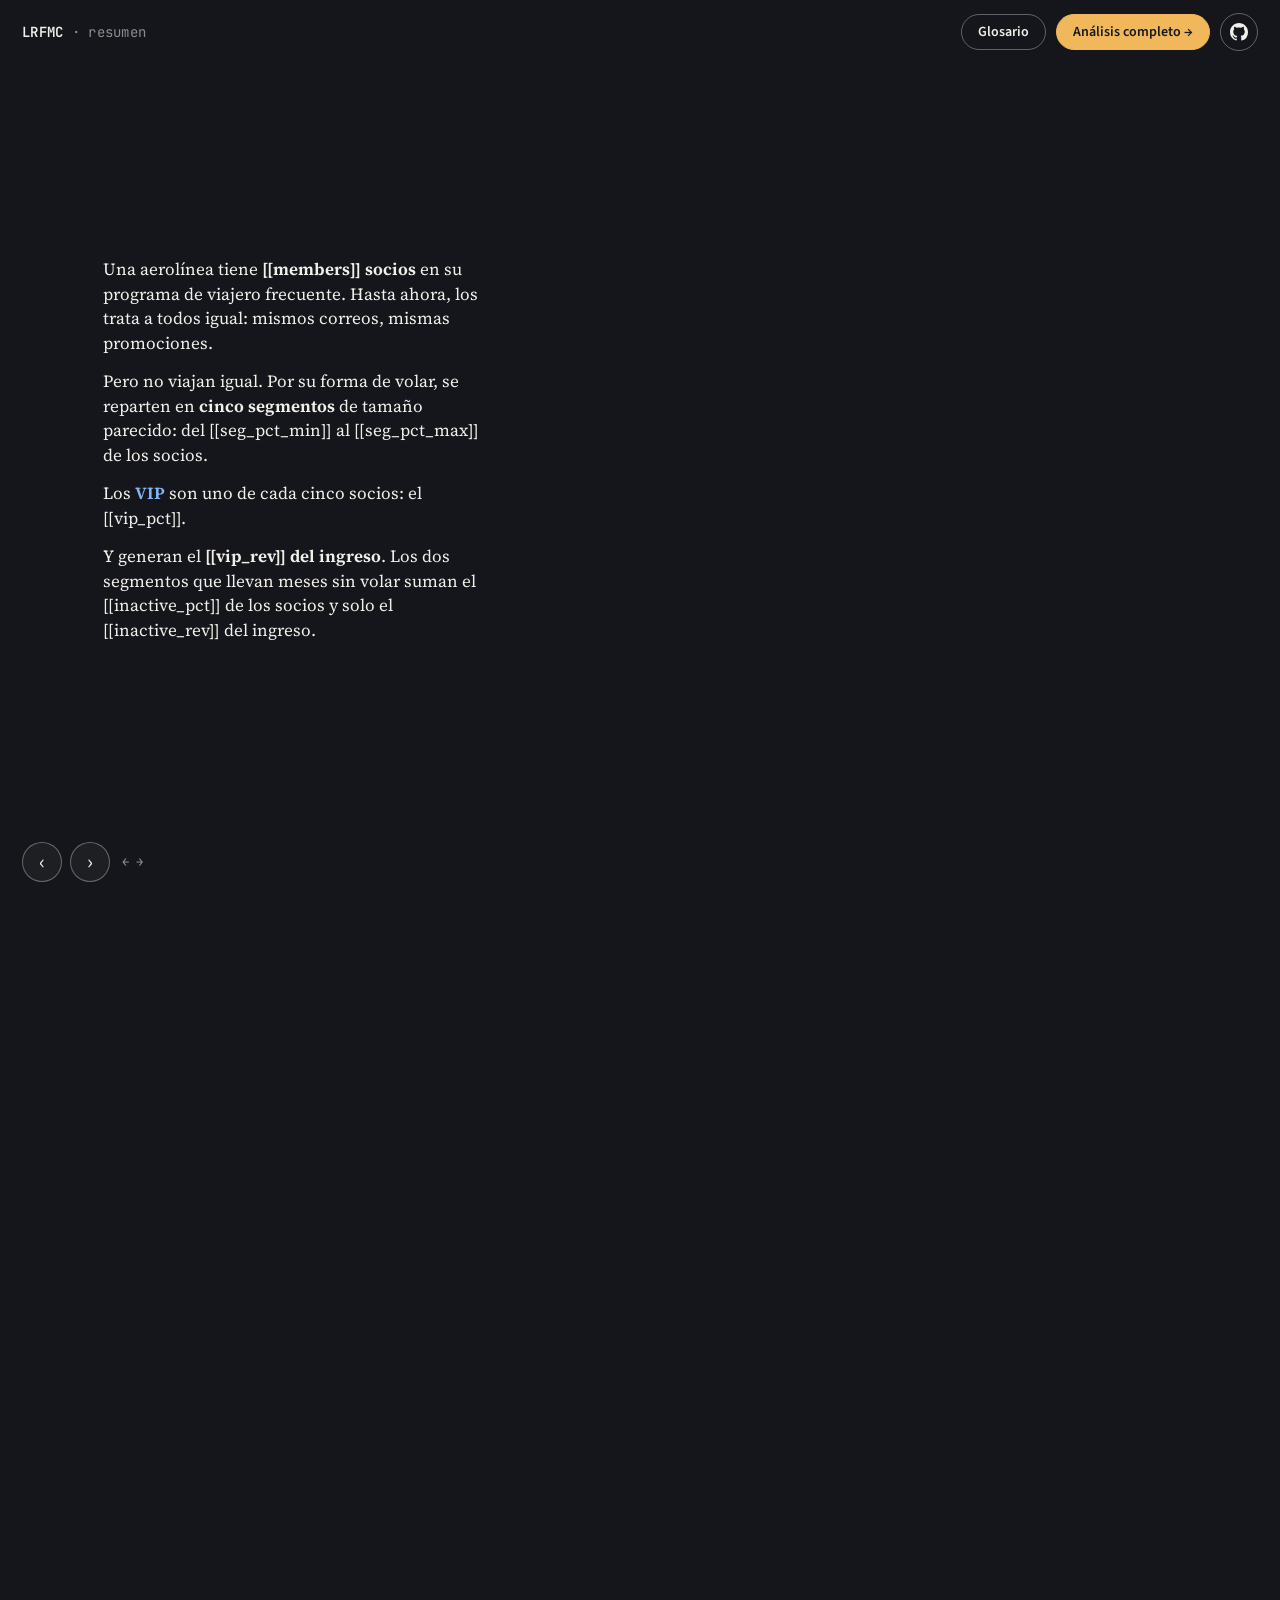
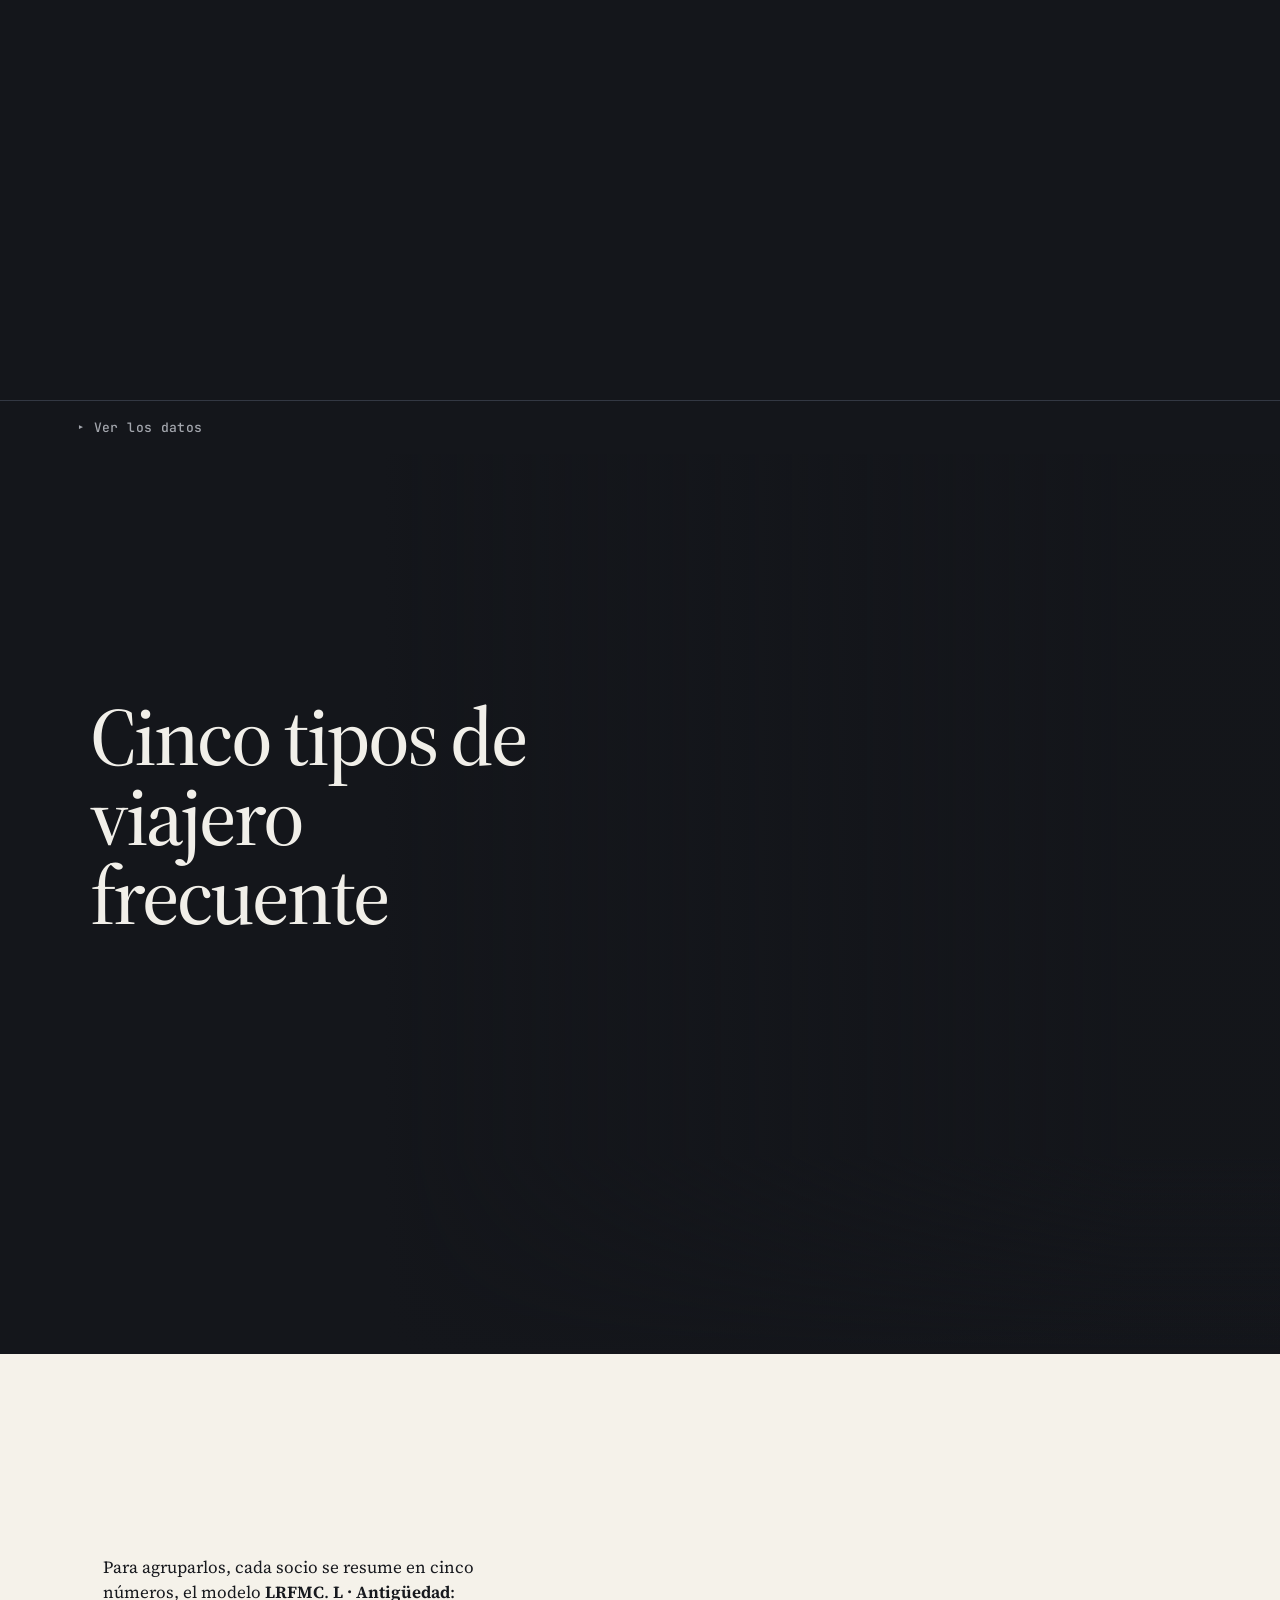
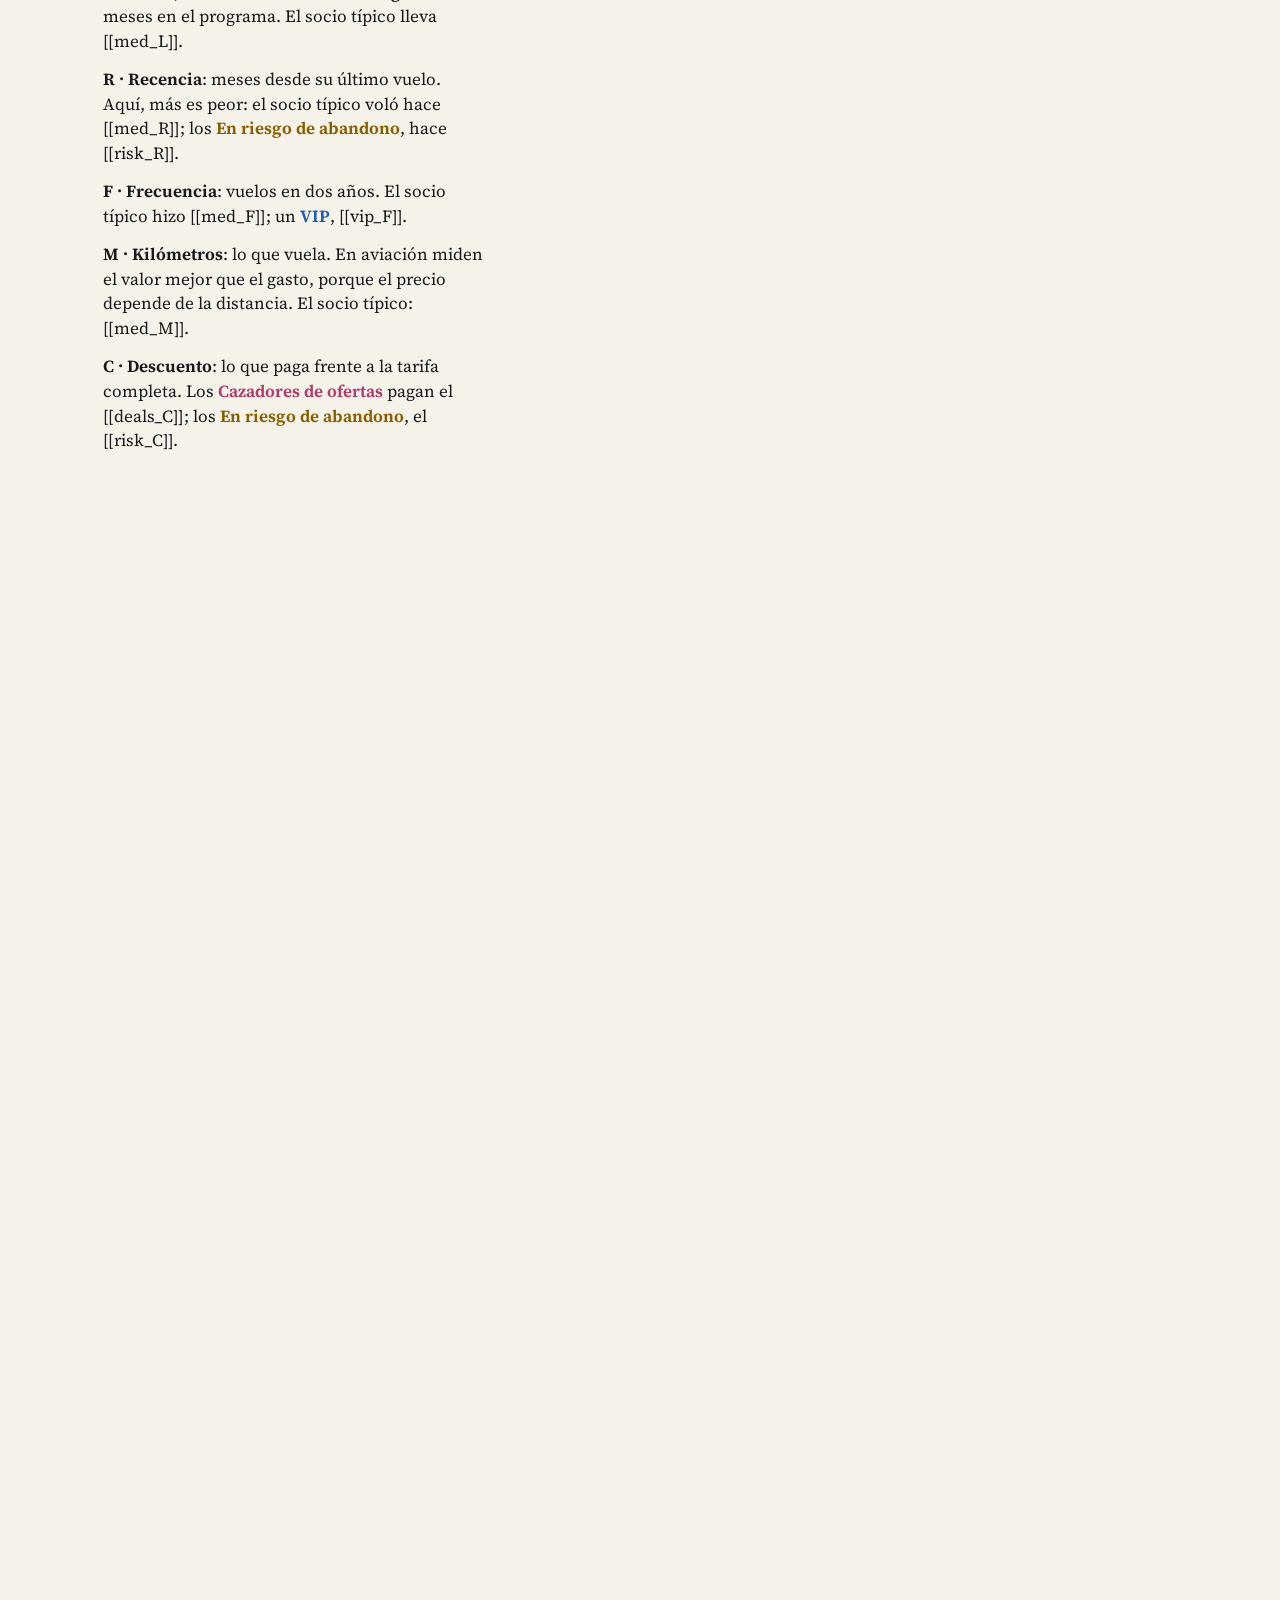
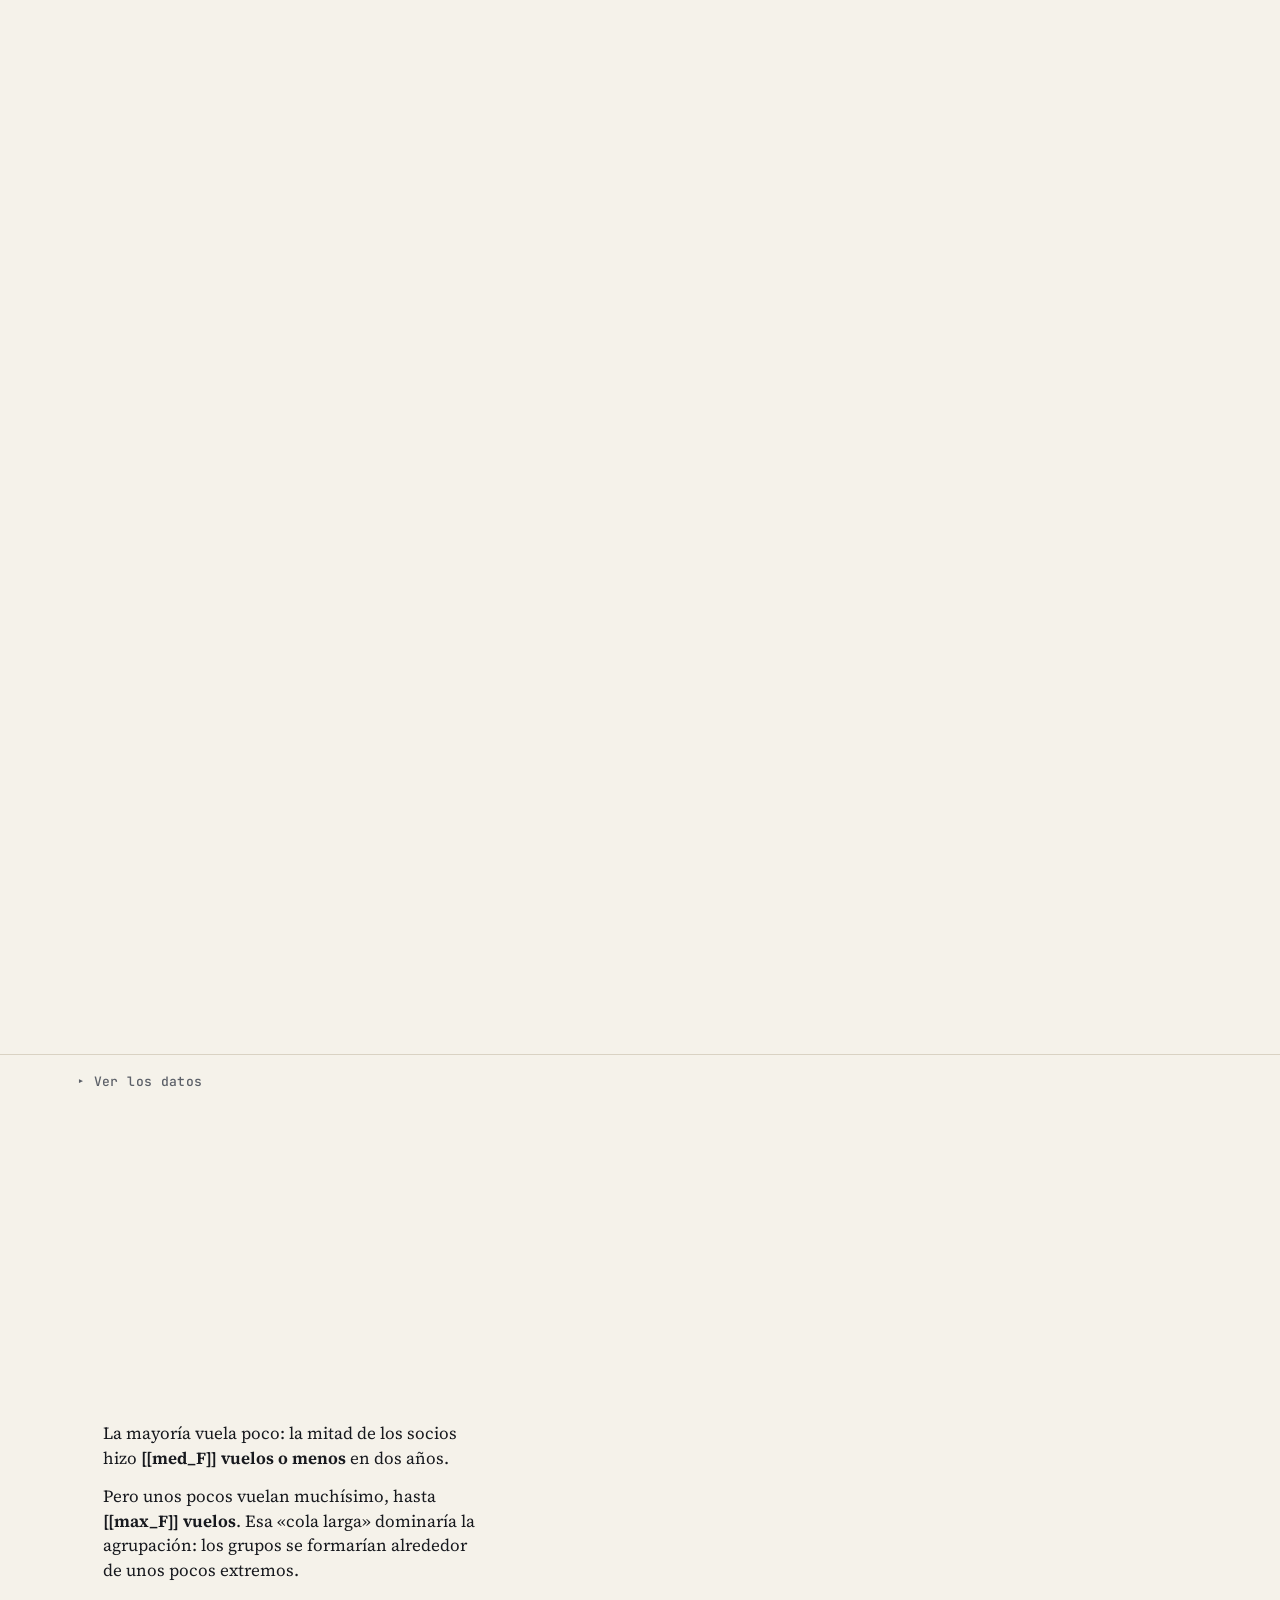
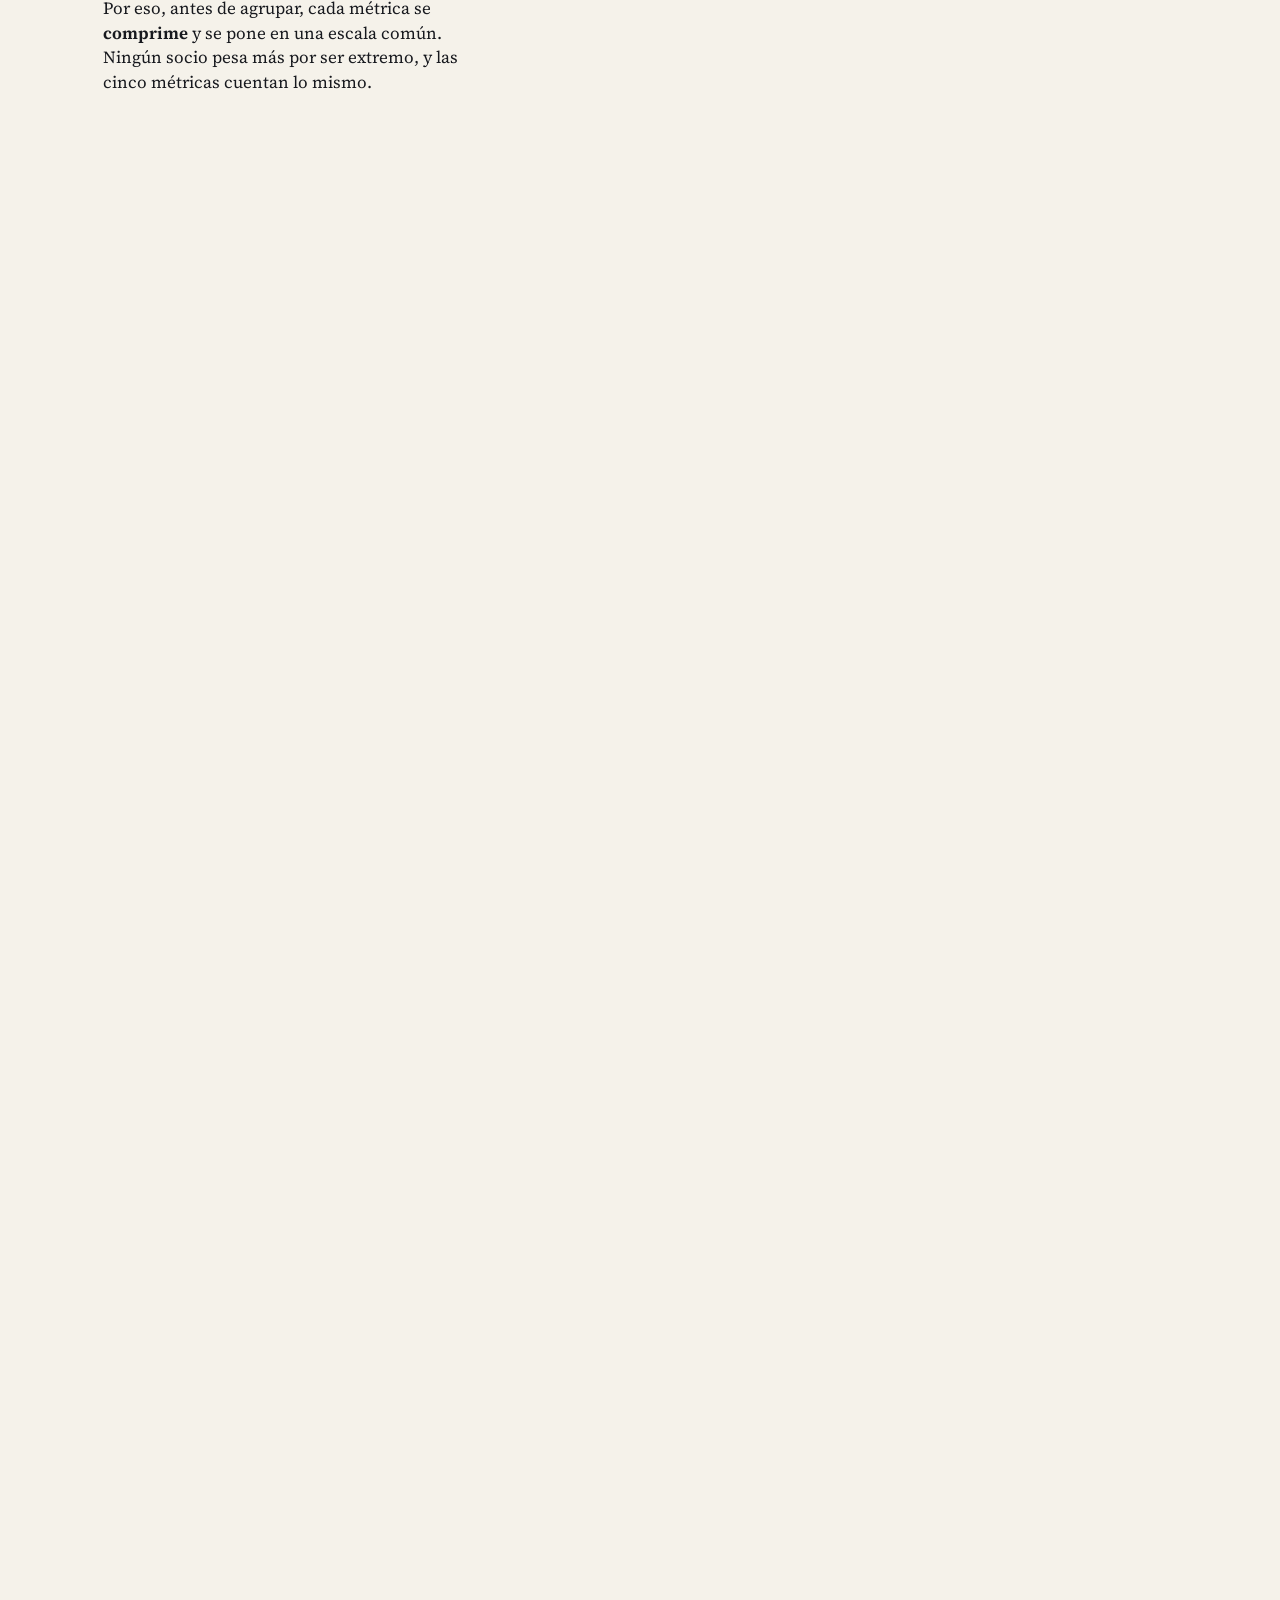
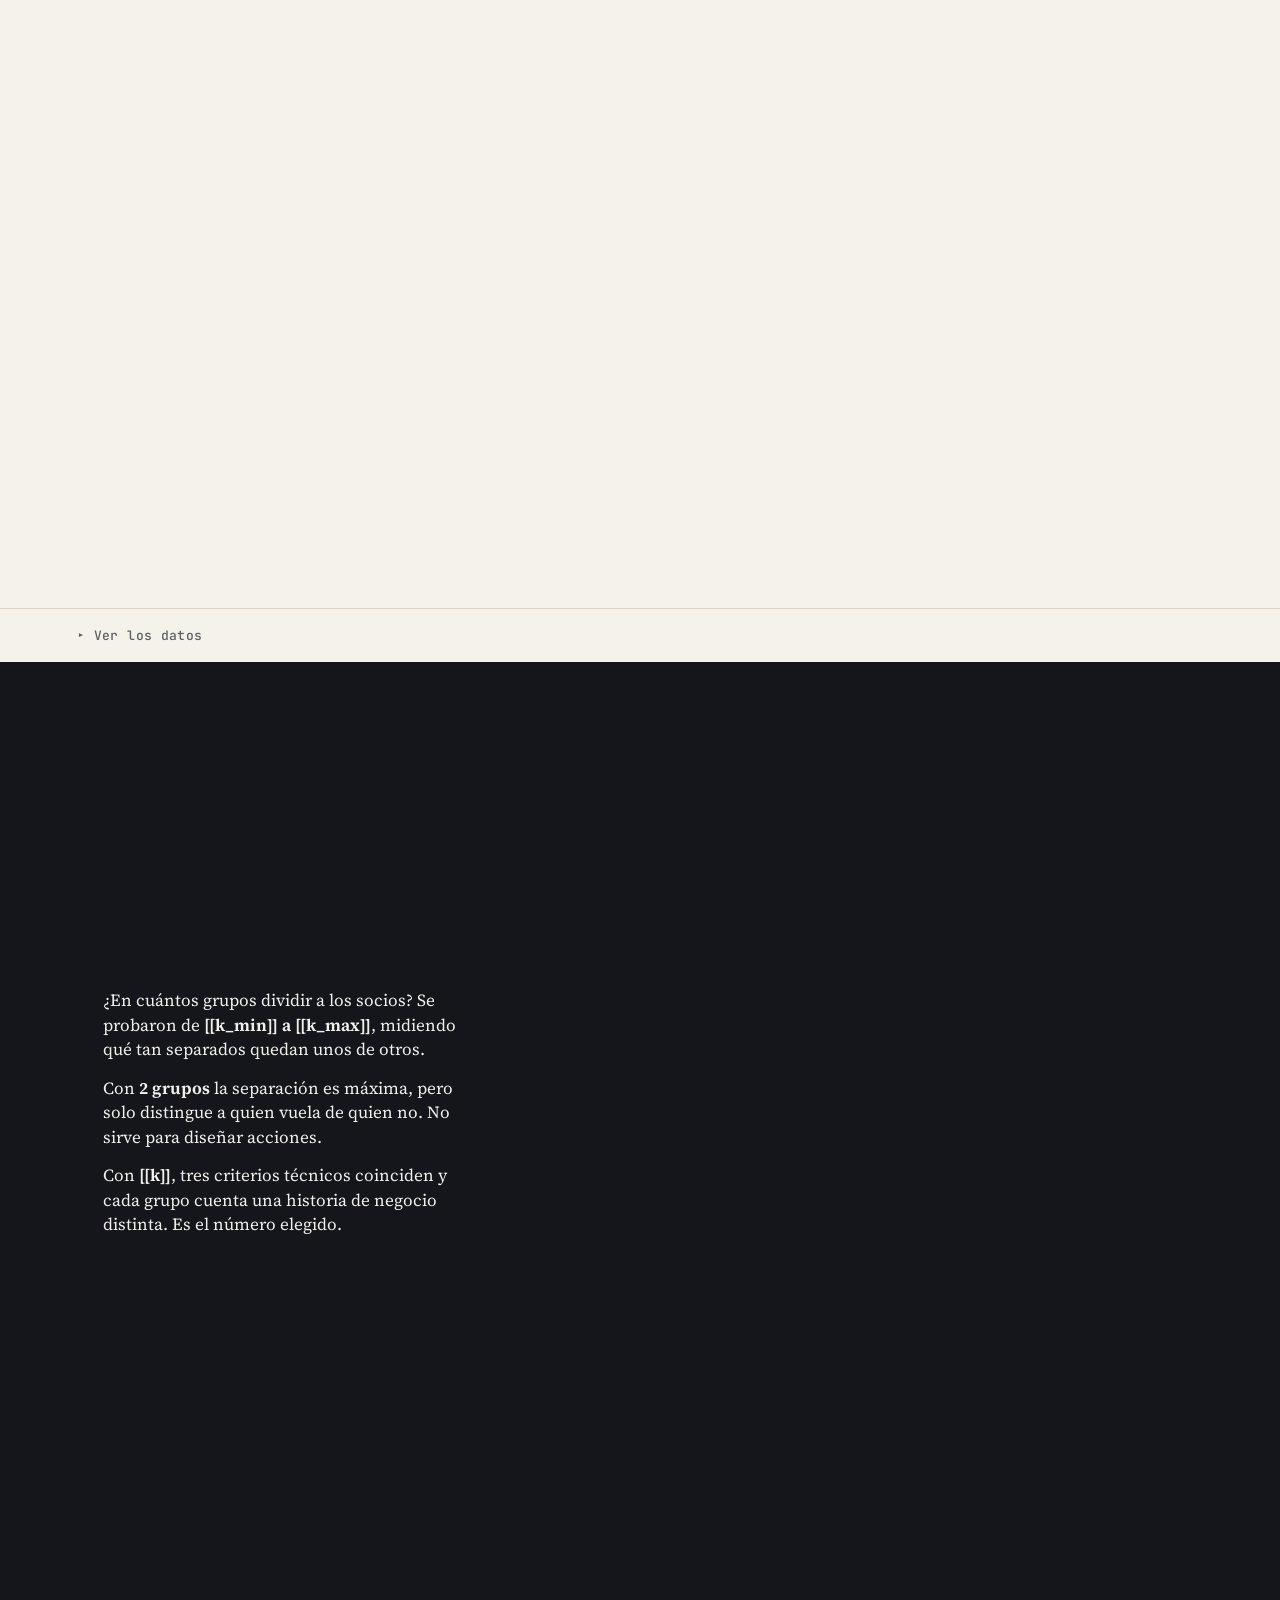
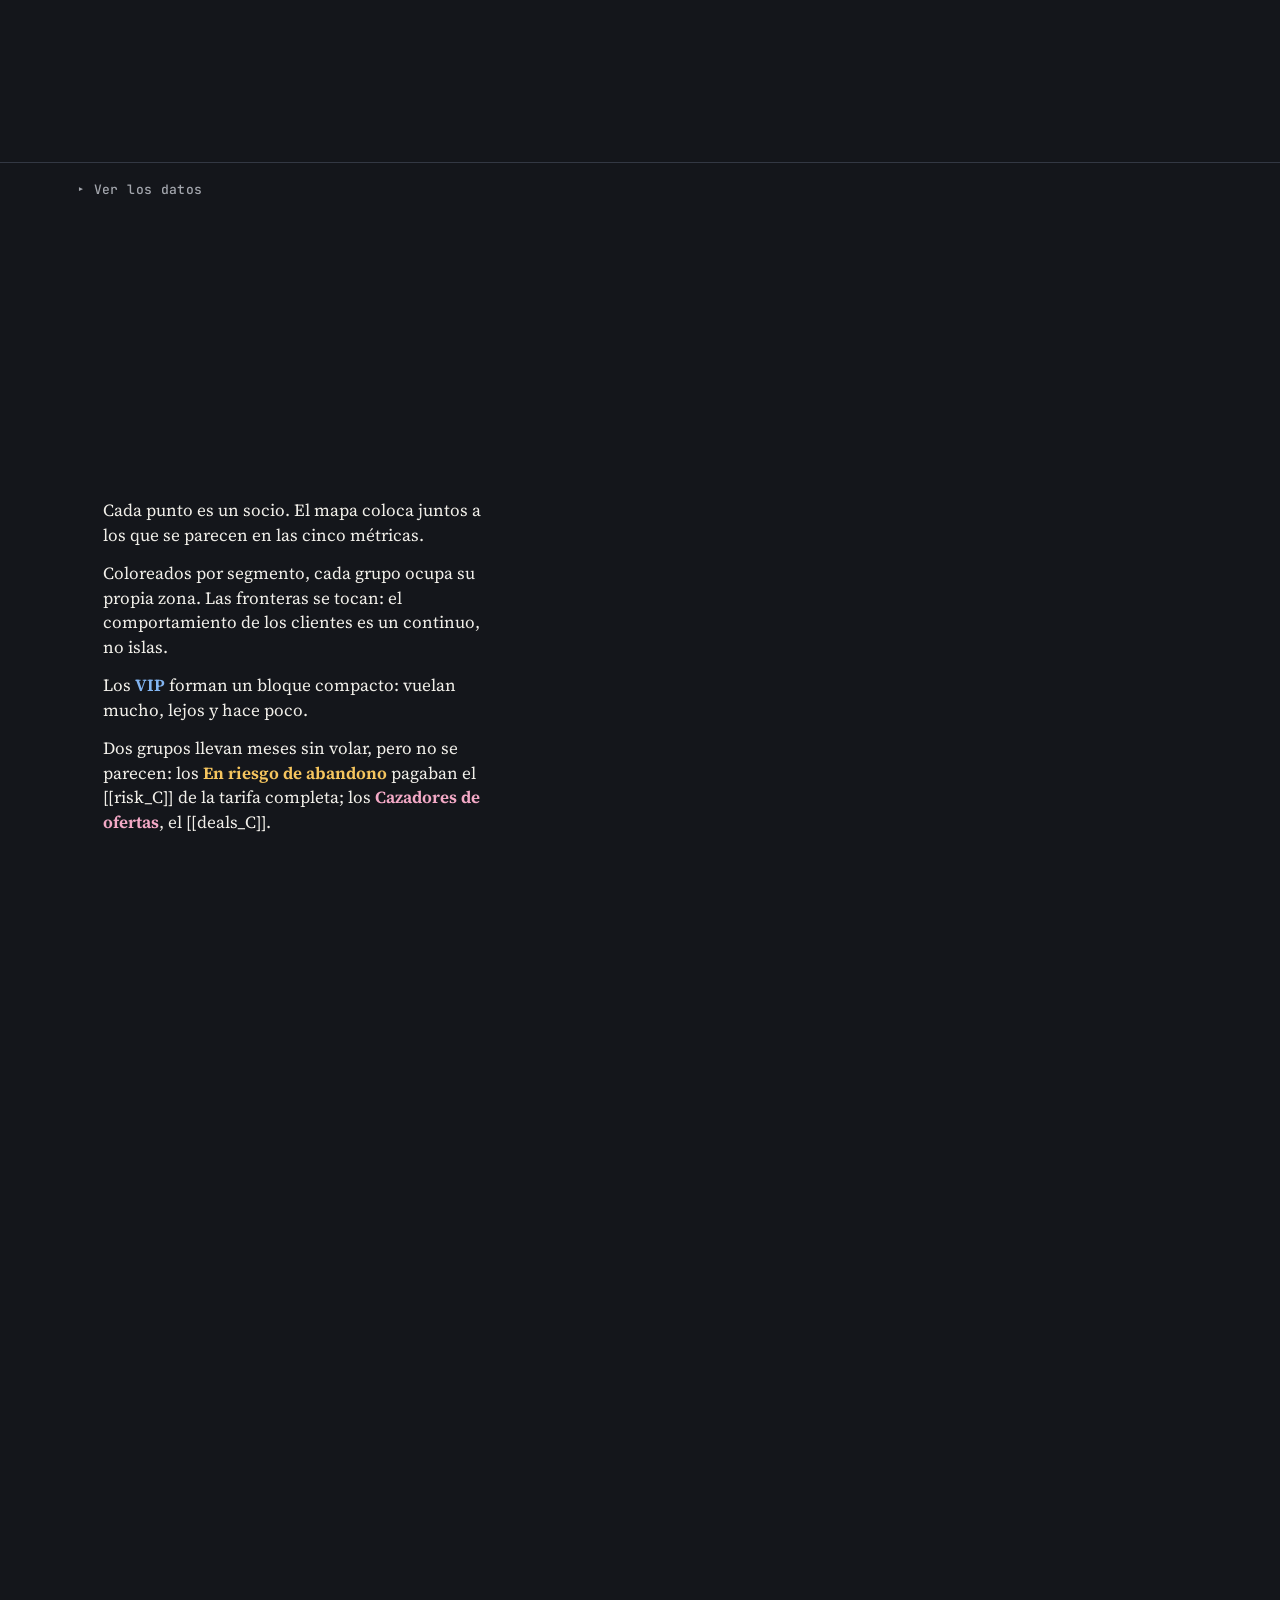
<file: src/segmentacion/viz/templates/resumen.html>
<!doctype html>
<html lang="es">
<head>
<meta charset="utf-8">
<meta name="viewport" content="width=device-width, initial-scale=1">
<title>Cinco tipos de viajero frecuente · Resumen del proyecto</title>
<meta name="description" content="Resumen interactivo de la segmentación de [[members]] socios de un programa de viajero frecuente con el modelo LRFMC y K-Means: cinco segmentos, su fiabilidad y qué hacer con cada uno.">
<link rel="icon" href="data:image/svg+xml,%3Csvg xmlns='http://www.w3.org/2000/svg' viewBox='0 0 16 16'%3E%3Crect width='16' height='16' rx='4' fill='%2314161b'/%3E%3Ccircle cx='5' cy='6' r='2' fill='%234f93e6'/%3E%3Ccircle cx='11' cy='5' r='2' fill='%23f07c4a'/%3E%3Ccircle cx='8' cy='11' r='2' fill='%23f2b12a'/%3E%3C/svg%3E">
<script>document.documentElement.classList.add('js');</script>
<link rel="preconnect" href="https://fonts.googleapis.com">
<link rel="preconnect" href="https://fonts.gstatic.com" crossorigin>
<link href="https://fonts.googleapis.com/css2?family=Source+Serif+4:ital,opsz,wght@0,8..60,300..700;1,8..60,400&family=Source+Sans+3:wght@400;600;700&family=JetBrains+Mono:wght@400;500&display=swap" rel="stylesheet">
<!--
  Plantilla de `src/segmentacion/viz/summary_page.py` (no editar report/resumen.html a mano).
  Cada marcador entre dobles corchetes se sustituye por una cifra del pipeline; los datos de los gráficos llegan como
  JSON en <script id="data">. Estilo: skill «scrollytelling-explainer».
-->
<style>
:root {
  --serif: "Source Serif 4", Georgia, "Times New Roman", serif;
  --sans: "Source Sans 3", system-ui, -apple-system, "Segoe UI", sans-serif;
  --mono: "JetBrains Mono", ui-monospace, "Cascadia Mono", Consolas, monospace;
  --head: 64px;
  color-scheme: dark;
}
/* Temas por sección. --c*: marcas de cada segmento; --t*: texto de cada segmento (contraste AA). */
.night {
  --bg: #14161b; --ink: #f1efe9; --muted: #a3a6ad; --faint: #262a31; --soft: #4a505b;
  --line: #333843; --card: rgba(20, 22, 27, .92); --panel: #1b1e25; --accent: #f0b85a;
  --neutral: #5d636f;
  --c0: #4f93e6; --c1: #f07c4a; --c2: #2fc28c; --c3: #f2b12a; --c4: #ee8fb3;
  --t0: #82b4f0; --t1: #f59a72; --t2: #62d4aa; --t3: #f5c55e; --t4: #f3a9c6;
}
.paper {
  --bg: #f5f2ea; --ink: #17191e; --muted: #5c6068; --faint: #e6e1d5; --soft: #b9b2a2;
  --line: #d9d2c3; --card: rgba(245, 242, 234, .94); --panel: #fbf9f3; --accent: #a0570f;
  --neutral: #c2bbab;
  --c0: #2a78d6; --c1: #eb6834; --c2: #1baf7a; --c3: #eda100; --c4: #e87ba4;
  --t0: #1d5fb0; --t1: #b84a1a; --t2: #0d7d55; --t3: #8a5f00; --t4: #b03e6c;
}
* { box-sizing: border-box; }
html { -webkit-text-size-adjust: 100%; }
body { margin: 0; background: #14161b; color: #f1efe9; font: 400 17px/1.5 var(--sans); overflow-x: hidden; }
a { color: inherit; }
main { display: block; }
.sr-only { position: absolute; width: 1px; height: 1px; padding: 0; margin: -1px; overflow: hidden; clip: rect(0 0 0 0); white-space: nowrap; border: 0; }
:focus-visible { outline: 2px solid #f0b85a; outline-offset: 3px; border-radius: 4px; }

/* Cabecera, barra de progreso y navegación ----------------------------------------------------- */
.bar { position: fixed; top: 0; left: 0; right: 0; height: 3px; background: #fff; mix-blend-mode: difference; transform-origin: left center; transform: scaleX(0); z-index: 41; }
.top { position: fixed; inset: 0 0 auto 0; height: var(--head); z-index: 40; display: flex; align-items: center; gap: 18px; padding: 0 22px; color: #f1efe9; pointer-events: none; transition: color .3s; }
.top > * { pointer-events: auto; }
body.lit .top, body.lit .nav { color: #17191e; }
.mark { font: 600 14px/1 var(--mono); letter-spacing: .02em; text-decoration: none; white-space: nowrap; }
.mark span { opacity: .55; font-weight: 400; }
.crumb { margin: 0; padding-left: 18px; border-left: 1px solid color-mix(in srgb, currentColor 28%, transparent); display: grid; row-gap: 2px; max-width: 46vw; font: 600 13.5px/1.3 var(--sans); opacity: 0; transform: translateY(-4px); transition: opacity .35s, transform .35s; }
body.inch .crumb { opacity: 1; transform: none; }
.crumb .ct, .crumb .cc { white-space: nowrap; overflow: hidden; text-overflow: ellipsis; }
.crumb .cc { font-weight: 400; opacity: .75; transition: opacity .22s; }
.crumb .cc.off { opacity: 0; }
.crumb .cc i { font: 500 12px var(--mono); font-style: normal; margin-right: .8em; }
.acts { margin-left: auto; display: flex; gap: 10px; align-items: center; }
.pill { display: inline-flex; align-items: center; gap: 8px; padding: 10px 16px; border-radius: 999px; border: 1px solid color-mix(in srgb, currentColor 35%, transparent); font: 600 14px/1 var(--sans); text-decoration: none; white-space: nowrap; background: transparent; color: inherit; transition: background .15s, border-color .15s; }
.pill:hover { background: color-mix(in srgb, currentColor 10%, transparent); }
.pill.cta { background: #f0b85a; border-color: #f0b85a; color: #17191e; }
.pill.cta:hover { background: #f5c97a; }
.gh { width: 38px; height: 38px; display: grid; place-items: center; border-radius: 50%; border: 1px solid color-mix(in srgb, currentColor 35%, transparent); }
.gh svg { width: 18px; height: 18px; fill: currentColor; }
.nav { position: fixed; left: 22px; bottom: 18px; z-index: 40; display: flex; gap: 8px; align-items: center; color: #f1efe9; transition: color .3s; }
.nav button { width: 40px; height: 40px; border-radius: 50%; border: 1px solid color-mix(in srgb, currentColor 35%, transparent); background: color-mix(in srgb, currentColor 4%, transparent); color: inherit; font: 22px/1 var(--sans); cursor: pointer; transition: background .15s; }
.nav button:hover { background: color-mix(in srgb, currentColor 14%, transparent); }
.nav .hint { font: 12px var(--mono); opacity: .6; margin-left: 4px; }

/* Capítulos: escenario fijo + pasos ------------------------------------------------------------ */
.ch { position: relative; background: var(--bg); color: var(--ink); }
.stage { position: sticky; top: 0; height: 100svh; overflow: hidden; }
.steps { position: relative; margin-top: -100svh; pointer-events: none; }
.step { height: 100svh; }
.viz { position: absolute; inset: 11vh 4% 9vh 42%; margin: 0; }
.viz > svg { display: block; width: 100%; height: 100%; overflow: visible; }
.says { position: absolute; left: 6vw; width: 32vw; top: 50%; transform: translateY(-50%); margin: 0; padding: 0; list-style: none; counter-reset: s; z-index: 2; }
.says li { position: relative; padding-left: 1.55em; counter-increment: s; font: 400 clamp(17px, 1.25vw, 20px)/1.45 var(--serif); }
.says li::before { content: counter(s); position: absolute; left: 0; top: 0; font-weight: 600; color: var(--accent); }
.says li + li { margin-top: .8em; }
.says b { font-weight: 650; }
.k { font-style: normal; font-weight: 650; }
.t0 { color: var(--t0); } .t1 { color: var(--t1); } .t2 { color: var(--t2); } .t3 { color: var(--t3); } .t4 { color: var(--t4); }
.js .says li::before { content: attr(data-n); }  /* con pasos ocultos, counter() no los cuenta */
.js .says li.next { display: none; }
.js .says li.past { font-size: clamp(14.5px, 1.02vw, 16.5px); line-height: 1.42; color: var(--muted); margin-top: .5em; }
.js .says li.past .k, .js .says li.past b { color: inherit; font-weight: 600; }
.js .says li.now { font-size: clamp(23px, 2.2vw, 37px); line-height: 1.22; letter-spacing: -.01em; animation: rise .55s cubic-bezier(.2, .7, .2, 1) both; }
.js .says li.past + li.now { margin-top: .85em; padding-top: .85em; border-top: 1px solid var(--line); }
.js .says li.past + li.now::before { top: .85em; }

/* «Ver los datos» */
.data { position: relative; z-index: 3; background: var(--bg); color: var(--ink); border-top: 1px solid var(--line); padding: 0 6vw; }
.data summary { cursor: pointer; padding: 18px 0; font: 500 13px var(--mono); letter-spacing: .03em; color: var(--muted); list-style: none; width: max-content; }
.data summary::-webkit-details-marker { display: none; }
.data summary::before { content: "▸ "; }
.data[open] summary::before { content: "▾ "; }
.data summary:hover { color: var(--ink); }
.data .note { margin: 0 0 14px; max-width: 72ch; font-size: 15px; color: var(--muted); }
.tw { overflow-x: auto; margin-bottom: 28px; }
.data table { border-collapse: collapse; font: 14.5px/1.4 var(--sans); min-width: min(100%, 560px); }
.data th, .data td { text-align: left; vertical-align: top; padding: 7px 18px 7px 0; border-bottom: 1px solid var(--line); }
.data th { font-weight: 600; color: var(--muted); }
.data .n { text-align: right; font: 13px var(--mono); white-space: nowrap; }

/* Gráficos SVG */
.viz text { font-family: var(--sans); font-size: 14px; fill: var(--ink); }
.viz .cap { font: 500 12.5px var(--mono); letter-spacing: .02em; fill: var(--muted); }
.viz .lab { font-size: 13px; fill: var(--muted); }
.viz .num { font-family: var(--mono); font-size: 12.5px; }
.viz .ann { font-weight: 650; font-size: 15px; }
.viz .rowlab, .viz .leg-name { font-weight: 650; font-size: 15px; }
.viz .letter { font: 500 38px var(--mono); fill: var(--soft); transition: fill .4s; }
.viz .vlab { font-weight: 650; font-size: 13px; }
.viz .maplab { font-weight: 700; font-size: 15px; transition: opacity .45s; }
.viz text.t0 { fill: var(--t0); } .viz text.t1 { fill: var(--t1); } .viz text.t2 { fill: var(--t2); } .viz text.t3 { fill: var(--t3); } .viz text.t4 { fill: var(--t4); }
.halo { paint-order: stroke; stroke: var(--bg); stroke-width: 5px; stroke-linejoin: round; }
.f0 { fill: var(--c0); } .f1 { fill: var(--c1); } .f2 { fill: var(--c2); } .f3 { fill: var(--c3); } .f4 { fill: var(--c4); } .fn { fill: var(--neutral); }
.cell { transition: fill .35s, opacity .35s; }
.axis { stroke: var(--soft); stroke-width: 1.5; }
.grid { stroke: var(--line); stroke-width: 1; }
.medline { stroke: var(--muted); stroke-width: 1.5; stroke-dasharray: 3 4; }
.thr { stroke: #e8655a; stroke-width: 1.5; stroke-dasharray: 5 5; }
.dot { stroke: var(--bg); stroke-width: 2; transition: opacity .3s; }
.mrow { transition: opacity .45s; }
.mrow.next { opacity: .2; } .mrow.past { opacity: .62; }
.mrow.now .letter { fill: var(--accent); }
.hbar { fill: var(--soft); transition: fill .3s, opacity .3s; }
.hbar.hot { fill: var(--accent); }
.bracket { fill: none; stroke: var(--accent); stroke-width: 1.5; }
.sil { fill: none; stroke: var(--ink); stroke-width: 2.5; stroke-linejoin: round; stroke-linecap: round; }
.pt { fill: var(--bg); stroke: var(--ink); stroke-width: 2; transition: opacity .3s, fill .3s, stroke .3s; }
.pt.hot { fill: var(--accent); stroke: var(--accent); }
.band { fill: var(--accent); fill-opacity: .14; }
.adot { fill: var(--c0); fill-opacity: .8; transition: opacity .3s; }
.mean { fill: var(--ink); }
.bmain { fill: var(--accent); } .bother { fill: var(--soft); }
.pts circle { fill: var(--neutral); transition: fill .6s, opacity .45s; }
.pts circle.off { opacity: 0 !important; }
.pts.colored .s0 { fill: var(--c0); } .pts.colored .s1 { fill: var(--c1); } .pts.colored .s2 { fill: var(--c2); } .pts.colored .s3 { fill: var(--c3); } .pts.colored .s4 { fill: var(--c4); }
.pts.hl circle { opacity: .1; }
.pts.hl-0 .s0, .pts.hl-1 .s1, .pts.hl-2 .s2, .pts.hl-3 .s3, .pts.hl-4 .s4 { opacity: 1; }

/* Fichas de segmento */
.cards { inset: 11vh 5% 9vh 44%; }
.seg { position: relative; display: flex; flex-direction: column; gap: 14px; margin-bottom: 16px; padding: 22px 26px; overflow: hidden; background: var(--panel); border: 1px solid var(--line); border-top: 4px solid var(--c); border-radius: 14px; }
.js .seg { position: absolute; inset: 0; margin: 0; opacity: 0; transform: translateY(14px); transition: opacity .45s, transform .45s; }
.js .seg.on { opacity: 1; transform: none; }
.seg header p { margin: 0; }
.seg-n { font: 500 12px var(--mono); color: var(--muted); }
.seg h3 { margin: 4px 0 2px; font: 600 clamp(26px, 2.3vw, 40px)/1.05 var(--serif); letter-spacing: -.015em; color: var(--tc); }
.seg-size { font-size: 14px; color: var(--muted); }
.seg-kpis { display: grid; grid-template-columns: 1fr 1fr; gap: 20px; }
.seg-kpis b { display: block; font: 500 clamp(28px, 2.7vw, 46px)/1 var(--mono); letter-spacing: -.03em; }
.seg-kpis span { font-size: 14px; color: var(--muted); }
.seg-kpis i { display: block; height: 6px; margin-top: 8px; border-radius: 3px; background: linear-gradient(90deg, var(--c) var(--w), var(--faint) var(--w)); }
.seg-why { margin: 0; font: 400 16px/1.45 var(--serif); }
.lab2 { display: block; margin-bottom: 3px; font: 500 11px var(--mono); letter-spacing: .06em; text-transform: uppercase; color: var(--muted); }
.seg-prof { width: 100%; max-width: 400px; height: auto; flex-shrink: 0; }
.seg-prof text { font: 12px var(--sans); fill: var(--muted); }
.seg-prof .b { fill: var(--c); }
.seg-prof .mid { stroke: var(--soft); stroke-width: 1; }
.seg-prof .ax { font-size: 11px; }
.seg-act p { margin: 0; font-size: 15px; line-height: 1.45; }
.seg-act .kpi { margin-top: 4px; font-size: 14px; color: var(--muted); }

/* Portada ---------------------------------------------------------------------------------------- */
.cover { position: relative; min-height: 100svh; display: flex; align-items: center; padding: calc(var(--head) + 4vh) 7vw 10vh; background: var(--bg); color: var(--ink); overflow: hidden; }
.sky { position: absolute; inset: -4% -2% -4% 34%; opacity: .85; will-change: transform; }
.sky svg { width: 100%; height: 100%; display: block; }
.sky circle { fill-opacity: .75; }
.cover::after { content: ""; position: absolute; inset: 0; pointer-events: none; background: linear-gradient(90deg, var(--bg) 30%, color-mix(in srgb, var(--bg) 60%, transparent) 56%, color-mix(in srgb, var(--bg) 8%, transparent) 88%), linear-gradient(0deg, var(--bg) 0%, transparent 22%); }
.cover-in { position: relative; z-index: 1; max-width: min(92vw, 1100px); }
.kick { margin: 0 0 3vh; font: 500 clamp(12px, .95vw, 15px)/1.3 var(--mono); letter-spacing: .04em; color: var(--muted); }
.cover h1 { margin: 0; max-width: 12ch; font: 500 clamp(46px, 6.4vw, 128px)/.97 var(--serif); letter-spacing: -.035em; }
.dek { margin: 3.4vh 0 0; max-width: 33em; font: 400 clamp(18px, 1.5vw, 25px)/1.4 var(--serif); color: var(--muted); }
.toc { display: flex; flex-wrap: wrap; gap: 8px 10px; margin: 5vh 0 0; padding: 0; list-style: none; max-width: 780px; }
.toc a { display: inline-flex; align-items: center; gap: 8px; padding: 8px 13px 8px 11px; border-radius: 999px; border: 1px solid var(--line); background: color-mix(in srgb, var(--bg) 70%, transparent); font: 600 14px/1 var(--sans); text-decoration: none; transition: transform .15s, border-color .15s; }
.toc a:hover { transform: translateY(-2px); border-color: var(--muted); }
.toc a i { width: 8px; height: 8px; border-radius: 50%; background: var(--d); }
.toc a small { font: 500 11px var(--mono); color: var(--muted); }
.cue { position: absolute; left: 50%; bottom: 3vh; z-index: 1; width: 1.5px; height: 8vh; background: linear-gradient(var(--ink), transparent); transform-origin: center top; opacity: 0; }
.js .cover h1 .w { display: inline-block; opacity: 0; transform: translateY(.28em); }
.js .cover .kick, .js .cover .dek, .js .cover .toc { opacity: 0; }
.cover.go h1 .w { animation: rise .9s cubic-bezier(.2, .7, .2, 1) forwards; animation-delay: calc(var(--i) * 75ms); }
.cover.go .kick { animation: fade .8s ease .1s forwards; }
.cover.go .dek { animation: fade 1s ease 1s forwards; }
.cover.go .toc { animation: fade 1s ease 1.3s forwards; }
.cover.go .cue { animation: cue 2.4s ease-in-out 2.4s infinite; }

/* Cierre: preguntas, límites y la historia en texto ------------------------------------------- */
.quiz, .limits, .story { background: var(--bg); color: var(--ink); padding: 14vh 7vw 12vh; }
.quiz h2, .limits h2, .story h2 { margin: 0 0 5vh; font: 500 clamp(32px, 3.6vw, 60px)/1.05 var(--serif); letter-spacing: -.02em; }
.qs { display: grid; grid-template-columns: repeat(auto-fit, minmax(260px, 1fr)); gap: 5vh 4vw; }
.qn { margin: 0; font: 500 12px var(--mono); color: var(--accent); }
.q h3 { margin: 10px 0 18px; font: 400 clamp(19px, 1.45vw, 23px)/1.3 var(--serif); }
.opts { display: grid; gap: 10px; }
.opts button { position: relative; text-align: left; padding: 13px 40px 13px 16px; border-radius: 10px; border: 1px solid var(--line); background: transparent; color: var(--ink); font: 600 15.5px var(--sans); cursor: pointer; transition: background .12s, border-color .12s, opacity .2s; }
.opts button:hover:not(:disabled) { border-color: var(--muted); background: color-mix(in srgb, var(--ink) 6%, transparent); }
.opts button:disabled { cursor: default; }
.opts button:disabled:not(.right):not(.wrong) { opacity: .45; }
.opts button.right { border-color: #2fc28c; background: color-mix(in srgb, #2fc28c 16%, transparent); }
.opts button.wrong { border-color: #e8655a; background: color-mix(in srgb, #e8655a 14%, transparent); }
.opts button.right::after, .opts button.wrong::after { position: absolute; right: 14px; top: 50%; transform: translateY(-50%); font-weight: 700; }
.opts button.right::after { content: "✓"; color: #2fc28c; }
.opts button.wrong::after { content: "✗"; color: #e8655a; }
.why { margin: 14px 0 0; font-size: 15.5px; line-height: 1.5; color: var(--muted); }
.js .why { display: none; }
.q.done .why { display: block; animation: fade .4s ease both; }
.score { min-height: 1.5em; margin: 6vh 0 0; font: 500 14px var(--mono); color: var(--muted); }
.limits ul { list-style: none; margin: 0; padding: 0; max-width: 1000px; }
.limits li { padding: 3.2vh 0; border-top: 1px solid var(--line); font: 400 clamp(19px, 1.65vw, 27px)/1.38 var(--serif); }
.limits li b { font-weight: 600; }
.story p { max-width: 66ch; margin: 0 0 1.15em; font: 400 clamp(18px, 1.3vw, 21px)/1.6 var(--serif); }
.story .kick { opacity: 1; }
.links { display: flex; flex-wrap: wrap; gap: 10px; margin: 5vh 0 6vh; }
.credits { max-width: 82ch; padding-top: 3vh; border-top: 1px solid var(--line); font: 14px/1.6 var(--sans); color: var(--muted); }
.credits code { font: 13px var(--mono); }

@keyframes rise { from { opacity: 0; transform: translateY(.28em); } to { opacity: 1; transform: none; } }
@keyframes fade { from { opacity: 0; } to { opacity: 1; } }
@keyframes cue { 0% { transform: scaleY(0); opacity: .9; } 55% { transform: scaleY(1); opacity: .9; } 100% { transform: scaleY(1); opacity: 0; } }

/* Tableta y pantallas verticales: visual arriba, paso actual abajo en una tarjeta. */
@media (max-width: 1099px), (max-aspect-ratio: 4/3) {
  .viz, .cards { inset: calc(var(--head) + 6px) 4% calc(37svh + 52px) 4%; }
  .says { left: 4vw; right: 4vw; width: auto; top: auto; bottom: calc(2svh + 56px); transform: none; max-height: 32svh; overflow: hidden; padding: 16px 20px; background: var(--card); border: 1px solid var(--line); border-radius: 14px; -webkit-backdrop-filter: blur(8px); backdrop-filter: blur(8px); }
  .js .says li.past { display: none; }
  .js .says li.now { font-size: clamp(19px, 3vw, 27px); }
  .js .says li.now, .js .says li.past + li.now { margin-top: 0; padding-top: 0; border-top: 0; }
  .js .says li.past + li.now::before { top: 0; }
  .crumb { max-width: 40vw; }
  .seg { padding: 16px 20px; gap: 10px; }
  .seg-why { font-size: 15px; }
  .sky { inset: 30% -10% -10% 0; opacity: .5; }
  .cover::after { background: linear-gradient(180deg, var(--bg) 25%, color-mix(in srgb, var(--bg) 55%, transparent) 60%, var(--bg) 100%); }
}
@media (hover: none) { .nav .hint { display: none; } }
@media (max-width: 760px) {
  :root { --head: 56px; }
  .top { padding: 0 14px; gap: 10px; }
  .crumb, .acts .pill:not(.cta), .nav .hint { display: none; }
  .pill.cta { padding: 8px 12px; font-size: 13px; }
  .nav button { width: 36px; height: 36px; font-size: 18px; }
  .seg-prof { display: none; }
}
@media (prefers-reduced-motion: reduce) {
  *, *::before, *::after { animation: none !important; transition: none !important; scroll-behavior: auto !important; }
  .js .cover h1 .w, .js .cover .kick, .js .cover .dek, .js .cover .toc { opacity: 1; transform: none; }
  .cue { display: none; }
}
</style>
</head>
<body>
<div class="bar" aria-hidden="true"></div>
<header class="top">
  <a class="mark" href="#portada">LRFMC <span>· resumen</span></a>
  <p class="crumb" aria-hidden="true"><span class="ct">Cinco tipos de viajero frecuente</span><span class="cc"><i></i><span></span></span></p>
  <nav class="acts" aria-label="Enlaces del proyecto">
    <a class="pill" href="https://freddxvill.github.io/segmentacion-clientes-aerolinea/glosario.html">Glosario</a>
    <a class="pill cta" href="https://freddxvill.github.io/segmentacion-clientes-aerolinea/">Análisis completo →</a>
    <a class="gh" href="https://github.com/freddxvill/segmentacion-clientes-aerolinea" aria-label="Código en GitHub"><svg viewBox="0 0 16 16" aria-hidden="true"><path d="M8 0C3.58 0 0 3.58 0 8a8 8 0 0 0 5.47 7.59c.4.07.55-.17.55-.38v-1.33c-2.23.48-2.7-1.07-2.7-1.07-.36-.92-.89-1.17-.89-1.17-.73-.5.06-.49.06-.49.8.06 1.23.83 1.23.83.71 1.22 1.87.87 2.33.66.07-.52.28-.87.5-1.07-1.78-.2-3.65-.89-3.65-3.95 0-.87.31-1.59.82-2.15-.08-.2-.36-1.02.08-2.12 0 0 .67-.21 2.2.82a7.6 7.6 0 0 1 4 0c1.53-1.04 2.2-.82 2.2-.82.44 1.1.16 1.92.08 2.12.51.56.82 1.27.82 2.15 0 3.07-1.87 3.75-3.65 3.95.29.25.54.73.54 1.48v2.2c0 .21.15.46.55.38A8 8 0 0 0 16 8c0-4.42-3.58-8-8-8Z"/></svg></a>
  </nav>
</header>
<nav class="nav" aria-label="Pasos">
  <button type="button" id="prev" aria-label="Paso anterior">‹</button>
  <button type="button" id="next" aria-label="Paso siguiente">›</button>
  <span class="hint" aria-hidden="true">← →</span>
</nav>

<main>
<!-- 1 · Apertura en frío -->
<section class="ch night" id="valor" data-chart="valor" data-title="Dónde está el valor">
  <div class="stage">
    <h2 class="sr-only">Dónde está el valor</h2>
    <ol class="says">
      <li>Una aerolínea tiene <b>[[members]] socios</b> en su programa de viajero frecuente. Hasta ahora, los trata a todos igual: mismos correos, mismas promociones.</li>
      <li>Pero no viajan igual. Por su forma de volar, se reparten en <b>cinco segmentos</b> de tamaño parecido: del [[seg_pct_min]] al [[seg_pct_max]] de los socios.</li>
      <li>Los <em class="k t0">VIP</em> son uno de cada cinco socios: el [[vip_pct]].</li>
      <li>Y generan el <b>[[vip_rev]] del ingreso</b>. Los dos segmentos que llevan meses sin volar suman el [[inactive_pct]] de los socios y solo el [[inactive_rev]] del ingreso.</li>
    </ol>
    <figure class="viz" role="img" aria-label="Cuadrícula de 100 cuadrados por segmento: los VIP son el [[vip_pct]] de los socios y aportan el [[vip_rev]] del ingreso."><svg></svg></figure>
  </div>
  <div class="steps" aria-hidden="true"><div class="step"></div><div class="step"></div><div class="step"></div><div class="step"></div></div>
  <details class="data"><summary>Ver los datos</summary>[[table_valor]]</details>
</section>

<!-- Portada -->
<section class="cover night" id="portada">
  <div class="sky" aria-hidden="true"><svg viewBox="0 0 600 520" preserveAspectRatio="xMidYMid slice"></svg></div>
  <div class="cover-in">
    <p class="kick">Resumen del proyecto · Segmentación de clientes con LRFMC</p>
    <h1>Cinco tipos de viajero frecuente</h1>
    <p class="dek">Cómo se agrupó a [[members]] socios de un programa de fidelización por su forma de viajar, qué tan fiable es el resultado y qué hacer con cada grupo.</p>
    <ol class="toc" aria-label="Capítulos">
      <li><a href="#valor" style="--d:#4f93e6"><i></i>Dónde está el valor</a></li>
      <li><a href="#metricas" style="--d:#f07c4a"><i></i>Cinco números por socio</a></li>
      <li><a href="#cola" style="--d:#2fc28c"><i></i>Pocos vuelan muchísimo</a></li>
      <li><a href="#cuantos" style="--d:#f2b12a"><i></i>¿Cuántos grupos?</a></li>
      <li><a href="#mapa" style="--d:#ee8fb3"><i></i>El mapa de los socios</a></li>
      <li><a href="#fiable" style="--d:#4f93e6"><i></i>¿Es fiable?</a></li>
      <li><a href="#segmentos" style="--d:#f07c4a"><i></i>Cinco segmentos, cinco estrategias</a></li>
      <li><a href="#preguntas" style="--d:#a3a6ad"><i></i>Tres preguntas</a></li>
    </ol>
  </div>
  <div class="cue" aria-hidden="true"></div>
</section>

<!-- 2 · LRFMC -->
<section class="ch paper" id="metricas" data-chart="metricas" data-title="Cinco números por socio">
  <div class="stage">
    <h2 class="sr-only">Cinco números por socio</h2>
    <ol class="says">
      <li>Para agruparlos, cada socio se resume en cinco números, el modelo <b>LRFMC</b>. <b>L · Antigüedad</b>: meses en el programa. El socio típico lleva [[med_L]].</li>
      <li><b>R · Recencia</b>: meses desde su último vuelo. Aquí, más es peor: el socio típico voló hace [[med_R]]; los <em class="k t3">En riesgo de abandono</em>, hace [[risk_R]].</li>
      <li><b>F · Frecuencia</b>: vuelos en dos años. El socio típico hizo [[med_F]]; un <em class="k t0">VIP</em>, [[vip_F]].</li>
      <li><b>M · Kilómetros</b>: lo que vuela. En aviación miden el valor mejor que el gasto, porque el precio depende de la distancia. El socio típico: [[med_M]].</li>
      <li><b>C · Descuento</b>: lo que paga frente a la tarifa completa. Los <em class="k t4">Cazadores de ofertas</em> pagan el [[deals_C]]; los <em class="k t3">En riesgo de abandono</em>, el [[risk_C]].</li>
    </ol>
    <figure class="viz" role="img" aria-label="Mediana de cada métrica LRFMC por segmento frente al socio típico."><svg></svg></figure>
  </div>
  <div class="steps" aria-hidden="true"><div class="step"></div><div class="step"></div><div class="step"></div><div class="step"></div><div class="step"></div></div>
  <details class="data"><summary>Ver los datos</summary><p class="note">Medianas de cada métrica: el valor del medio, que no se deja arrastrar por unos pocos casos extremos.</p>[[table_metricas]]</details>
</section>

<!-- 3 · Asimetría -->
<section class="ch paper" id="cola" data-chart="cola" data-title="Pocos vuelan muchísimo">
  <div class="stage">
    <h2 class="sr-only">Pocos vuelan muchísimo</h2>
    <ol class="says">
      <li>La mayoría vuela poco: la mitad de los socios hizo <b>[[med_F]] vuelos o menos</b> en dos años.</li>
      <li>Pero unos pocos vuelan muchísimo, hasta <b>[[max_F]] vuelos</b>. Esa «cola larga» dominaría la agrupación: los grupos se formarían alrededor de unos pocos extremos.</li>
      <li>Por eso, antes de agrupar, cada métrica se <b>comprime</b> y se pone en una escala común. Ningún socio pesa más por ser extremo, y las cinco métricas cuentan lo mismo.</li>
    </ol>
    <figure class="viz" role="img" aria-label="Histograma del número de vuelos, con una cola larga hacia la derecha, que tras la transformación queda equilibrado."><svg></svg></figure>
  </div>
  <div class="steps" aria-hidden="true"><div class="step"></div><div class="step"></div><div class="step"></div></div>
  <details class="data"><summary>Ver los datos</summary><p class="note">La transformación usada es Yeo-Johnson seguida de un escalado estándar (media 0, desviación 1).</p>[[table_cola]]</details>
</section>

<!-- 4 · Número de grupos -->
<section class="ch night" id="cuantos" data-chart="cuantos" data-title="¿Cuántos grupos?">
  <div class="stage">
    <h2 class="sr-only">¿Cuántos grupos?</h2>
    <ol class="says">
      <li>¿En cuántos grupos dividir a los socios? Se probaron de <b>[[k_min]] a [[k_max]]</b>, midiendo qué tan separados quedan unos de otros.</li>
      <li>Con <b>2 grupos</b> la separación es máxima, pero solo distingue a quien vuela de quien no. No sirve para diseñar acciones.</li>
      <li>Con <b>[[k]]</b>, tres criterios técnicos coinciden y cada grupo cuenta una historia de negocio distinta. Es el número elegido.</li>
    </ol>
    <figure class="viz" role="img" aria-label="Separación entre grupos (silhouette) para cada número de grupos; se elige [[k]]."><svg></svg></figure>
  </div>
  <div class="steps" aria-hidden="true"><div class="step"></div><div class="step"></div><div class="step"></div></div>
  <details class="data"><summary>Ver los datos</summary><p class="note">Además de la separación (silhouette), se miraron el «codo» de la inercia y el índice de Davies-Bouldin: los tres señalan [[k]] grupos.</p>[[table_cuantos]]</details>
</section>

<!-- 5 · Mapa -->
<section class="ch night" id="mapa" data-chart="mapa" data-title="El mapa de los socios">
  <div class="stage">
    <h2 class="sr-only">El mapa de los socios</h2>
    <ol class="says">
      <li>Cada punto es un socio. El mapa coloca juntos a los que se parecen en las cinco métricas.</li>
      <li>Coloreados por segmento, cada grupo ocupa su propia zona. Las fronteras se tocan: el comportamiento de los clientes es un continuo, no islas.</li>
      <li>Los <em class="k t0">VIP</em> forman un bloque compacto: vuelan mucho, lejos y hace poco.</li>
      <li>Dos grupos llevan meses sin volar, pero no se parecen: los <em class="k t3">En riesgo de abandono</em> pagaban el [[risk_C]] de la tarifa completa; los <em class="k t4">Cazadores de ofertas</em>, el [[deals_C]].</li>
    </ol>
    <figure class="viz" role="img" aria-label="Mapa de [[map_n]] socios coloreados por segmento: cada segmento ocupa su propia zona."><svg></svg></figure>
  </div>
  <div class="steps" aria-hidden="true"><div class="step"></div><div class="step"></div><div class="step"></div><div class="step"></div></div>
  <details class="data"><summary>Ver los datos</summary><p class="note">Muestra estratificada de [[map_n]] socios, proyectada con t-SNE (perplexity 30). La fidelidad del mapa (trustworthiness) es de [[map_trust]] sobre 1: casi todos los vecinos cercanos en las cinco métricas siguen siéndolo en el plano. Las distancias entre zonas no se interpretan.</p></details>
</section>

<!-- 6 · Fiabilidad -->
<section class="ch paper" id="fiable" data-chart="fiable" data-title="¿Es fiable?">
  <div class="stage">
    <h2 class="sr-only">¿Es fiable?</h2>
    <ol class="says">
      <li>¿Y si se repite el análisis? Se repitió desde <b>[[seeds]] puntos de partida</b> distintos: los segmentos coinciden en <b>[[ari_seed]]</b> sobre 1 (el mínimo exigido era [[ari_min]]).</li>
      <li>Entrenando solo con el [[subsample_pct]] de los socios, elegidos al azar, la coincidencia sigue en <b>[[ari_sub]]</b>. Los segmentos no dependen del azar ni de la muestra.</li>
      <li>Frente a otras técnicas, incluida una segmentación por reglas de hoja de cálculo, <b>K-Means</b> es la que mejor separa a los socios: [[kmeans_sil]] frente a [[best_other_sil]] de la mejor alternativa.</li>
    </ol>
    <figure class="viz" role="img" aria-label="Coincidencia entre repeticiones del análisis, cerca de 1, y separación de cada técnica: K-Means es la mayor."><svg></svg></figure>
  </div>
  <div class="steps" aria-hidden="true"><div class="step"></div><div class="step"></div><div class="step"></div></div>
  <details class="data"><summary>Ver los datos</summary><p class="note">La coincidencia se mide con el ARI (1 = mismos grupos, 0 = coincidencia al azar) y la separación, con el silhouette.</p>[[table_fiable]]</details>
</section>

<!-- 7 · Segmentos -->
<section class="ch paper" id="segmentos" data-chart="segmentos" data-title="Cinco segmentos, cinco estrategias">
  <div class="stage">
    <h2 class="sr-only">Cinco segmentos, cinco estrategias</h2>
    <ol class="says">
[[segment_steps]]
    </ol>
    <div class="viz cards">
[[segment_cards]]
    </div>
  </div>
  <div class="steps" aria-hidden="true"><div class="step"></div><div class="step"></div><div class="step"></div><div class="step"></div><div class="step"></div></div>
  <details class="data"><summary>Ver los datos</summary><p class="note">Todas las acciones recomendadas son hipótesis: cada una debería probarse con un grupo de control y medirse con su indicador.</p>[[table_segmentos]]</details>
</section>

<!-- Cierre -->
<section class="quiz night" id="preguntas">
  <h2>Tres preguntas</h2>
  <div class="qs">
    <div class="q" data-answer="2">
      <p class="qn">1 de 3</p>
      <h3>Los VIP son uno de cada cinco socios. ¿Qué parte del ingreso aportan?</h3>
      <div class="opts"><button type="button">[[vip_pct]]</button><button type="button">35 %</button><button type="button">[[vip_rev]]</button></div>
      <p class="why" aria-live="polite">Aportan el [[vip_rev]] del ingreso siendo el [[vip_pct]] de los socios: el valor está muy concentrado, y protegerlos es la prioridad.</p>
    </div>
    <div class="q" data-answer="1">
      <p class="qn">2 de 3</p>
      <h3>«En riesgo de abandono» y «Cazadores de ofertas» llevan meses sin volar. ¿Qué los distingue?</h3>
      <div class="opts"><button type="button">La edad</button><button type="button">El precio que pagan</button><button type="button">La ciudad donde trabajan</button></div>
      <p class="why" aria-live="polite">Los primeros pagaban el [[risk_C]] de la tarifa completa; los segundos, el [[deals_C]]. Un mismo descuento sería un error para uno de los dos.</p>
    </div>
    <div class="q" data-answer="0">
      <p class="qn">3 de 3</p>
      <h3>Si se repite el análisis desde otro punto de partida, ¿qué pasa con los segmentos?</h3>
      <div class="opts"><button type="button">Salen prácticamente los mismos</button><button type="button">Salen grupos distintos</button><button type="button">Depende de qué socios se usen</button></div>
      <p class="why" aria-live="polite">Coinciden en [[ari_seed]] sobre 1 entre [[seeds]] puntos de partida, y en [[ari_sub]] entrenando solo con el [[subsample_pct]] de los socios.</p>
    </div>
  </div>
  <p class="score" aria-live="polite"></p>
</section>

<section class="limits night" id="limites">
  <h2>Lo que estos datos no responden</h2>
  <ul>
    <li><b>De quién son los datos.</b> Están anonimizados y su procedencia original no está documentada: ilustran el método, no describen a una aerolínea concreta.</li>
    <li><b>Si los segmentos valen hoy.</b> Cubren 2012–2014; los hábitos de viaje cambiaron mucho después. El tamaño de cada segmento no es extrapolable; el método, sí.</li>
    <li><b>Cómo se mueven los socios.</b> Es una sola foto: no se ve si un VIP pasa a «En riesgo», ni si «En riesgo» abandona de verdad.</li>
    <li><b>Cuánto se gana con cada socio.</b> El ingreso no tiene moneda ni descuenta costes: sirve para comparar segmentos, no para medir rentabilidad.</li>
    <li><b>Si las acciones funcionan.</b> Son hipótesis: hay que probarlas con un grupo de control antes de extenderlas.</li>
  </ul>
</section>

<section class="story night" id="texto">
  <p class="kick">La historia, en texto</p>
  <h2>Cinco tipos de viajero frecuente</h2>
  <p>Una aerolínea tiene [[members]] socios en su programa de viajero frecuente y los trataba a todos igual. Para decidir a quién retener, a quién hacer crecer y a quién reactivar, cada socio se describió con cinco métricas de comportamiento, el modelo LRFMC: antigüedad, meses sin volar, número de vuelos, kilómetros y descuento medio de sus tarifas.</p>
  <p>Como unos pocos socios vuelan muchísimo (hasta [[max_F]] vuelos en dos años, frente a una mediana de [[med_F]]), las métricas se comprimieron y se pusieron en una escala común antes de agruparlas. Se probaron de [[k_min]] a [[k_max]] grupos y se eligieron [[k]]: es donde coinciden tres criterios técnicos y donde cada grupo cuenta una historia distinta.</p>
  <p>El algoritmo K-Means formó los segmentos. Son estables: repetirlo desde [[seeds]] puntos de partida da una coincidencia de [[ari_seed]] sobre 1, y separa mejor a los socios que las alternativas probadas ([[kmeans_sil]] frente a [[best_other_sil]]).</p>
  <p>Los VIP son el [[vip_pct]] de los socios y aportan el [[vip_rev]] del ingreso. Saber el segmento de un socio explica el [[rev_effect]] de las diferencias de ingreso, aunque el ingreso no se usó para formar los grupos. Los Nuevos con potencial son el semillero de futuros VIP; los Veteranos ocasionales, fieles pero poco frecuentes; y dos grupos llevan meses sin volar pero necesitan acciones opuestas: los En riesgo de abandono pagaban el [[risk_C]] de la tarifa completa, y los Cazadores de ofertas, el [[deals_C]].</p>
  <div class="links">
    <a class="pill cta" href="https://freddxvill.github.io/segmentacion-clientes-aerolinea/">Ver el análisis completo →</a>
    <a class="pill" href="https://freddxvill.github.io/segmentacion-clientes-aerolinea/glosario.html">Glosario de términos</a>
    <a class="pill" href="https://github.com/freddxvill/segmentacion-clientes-aerolinea">Código en GitHub</a>
  </div>
  <p class="credits">Proyecto de portafolio · Segmentación avanzada de clientes. Datos: competición de Kaggle <i>sa-customer-segmentation</i>, anonimizados y de procedencia original no documentada. Hecho con Python (pandas, scikit-learn), Quarto y SVG. Esta página se genera desde el pipeline del proyecto con <code>uv run poe resumen</code>.</p>
</section>
</main>

<script type="application/json" id="data">/*DATOS*/null</script>
<script>
(() => {
  'use strict';
  const D = JSON.parse(document.getElementById('data').textContent);
  const REDUCED = matchMedia('(prefers-reduced-motion: reduce)').matches;
  const clamp = (v, a = 0, b = 1) => Math.min(b, Math.max(a, v));
  const lerp = (a, b, p) => a + (b - a) * p;
  const ease = p => (p < .5 ? 4 * p * p * p : 1 - Math.pow(-2 * p + 2, 3) / 2);
  const NS = 'http://www.w3.org/2000/svg';
  const el = (tag, attrs, parent) => {
    const node = document.createElementNS(NS, tag);
    for (const key in attrs) node.setAttribute(key, attrs[key]);
    if (parent) parent.appendChild(node);
    return node;
  };
  const txt = (parent, x, y, str, cls, attrs) => {
    const node = el('text', Object.assign({ x, y }, cls ? { class: cls } : {}, attrs || {}), parent);
    node.textContent = str;
    return node;
  };
  // Mismo formato que segmentacion.viz.fmt: miles con punto, decimales con coma.
  const num = (v, d = 0) => {
    const [int, dec] = Math.abs(v).toFixed(d).split('.');
    return (v < 0 ? '−' : '') + int.replace(/\B(?=(\d{3})+(?!\d))/g, '.') + (dec ? ',' + dec : '');
  };
  const pct = (v, d = 0) => num(v * 100, d) + ' %';
  const W = 600, H = 520;
  const prep = svg => {
    svg.setAttribute('viewBox', `0 0 ${W} ${H}`);
    svg.setAttribute('preserveAspectRatio', 'xMidYMid meet');
    return svg;
  };
  const middleOf = values => [...values].sort((a, b) => a - b)[Math.floor(values.length / 2)];

  // Cada gráfico es una función de t: progreso continuo del capítulo (0 = paso 1, 1 = paso 2…).
  const CHARTS = {};

  CHARTS.valor = (svg, c) => {
    const expand = counts => counts.flatMap((n, s) => Array(n).fill(s));
    const A = expand(D.waffle.members), B = expand(D.waffle.revenue);
    const size = 32, gap = 5, y0 = 66;
    const cap = txt(svg, 0, 40, 'Cada cuadrado = 1 % de los socios', 'cap');
    const cells = Array.from({ length: 100 }, (_, i) => el('rect', {
      x: Math.floor(i / 10) * (size + gap), y: y0 + (i % 10) * (size + gap),
      width: size, height: size, rx: 3, class: 'cell fn',
    }, svg));
    const legend = D.segments.map((s, i) => {
      const g = el('g', { transform: `translate(404,${y0 + 14 + i * 74})` }, svg);
      el('rect', { x: 0, y: -12, width: 13, height: 13, rx: 2, class: 'f' + i }, g);
      txt(g, 22, 0, s.name, 'leg-name');
      txt(g, 22, 22, s.label.pct + ' de los socios', 'lab num');
      const rev = txt(g, 22, 41, s.label.rev + ' del ingreso', 'lab num');
      return { g, rev };
    });
    const born = performance.now();
    c.busy = !REDUCED;
    return (t, now) => {
      const entry = REDUCED ? 1 : clamp((now - born) / 1400);
      if (entry >= 1) c.busy = false;
      const paint = clamp((t - .4) / .6), dim = clamp((t - 1.5) / .45), money = clamp((t - 2.4) / .6);
      cells.forEach((cell, i) => {
        const seg = money > (i / 100) * .97 ? B[i] : A[i];
        const cls = 'cell ' + (paint > (i / 100) * .97 ? 'f' + seg : 'fn');
        if (cell.getAttribute('class') !== cls) cell.setAttribute('class', cls);
        cell.style.opacity = entry * 100 < i ? 0 : seg === 0 ? 1 : 1 - .6 * dim;
      });
      cap.textContent = money > .5 ? 'Cada cuadrado = 1 % del ingreso' : 'Cada cuadrado = 1 % de los socios';
      legend.forEach((l, i) => {
        l.g.style.opacity = clamp((t - .35) / .5) * (i === 0 ? 1 : 1 - .5 * dim);
        l.rev.style.opacity = .3 + .7 * clamp((t - 2.4) / .4);
      });
    };
  };

  CHARTS.metricas = (svg, c) => {
    const names = { L: 'Antigüedad', R: 'Meses sin volar (más es peor)', F: 'Vuelos en dos años', M: 'Kilómetros volados', C: 'Precio pagado frente a la tarifa completa' };
    // Etiquetas ya formateadas en Python, para que coincidan con el texto (mismo redondeo).
    const x0 = 64, x1 = 586;
    const anchor = x => (x < x0 + 80 ? 'start' : x > x1 - 80 ? 'end' : 'middle');
    const rows = ['L', 'R', 'F', 'M', 'C'].map((m, k) => {
      const vals = D.segments.map(s => s.med[m]), all = vals.concat(D.overall[m]);
      const lo = m === 'C' ? Math.min(...all) - .05 : 0, hi = m === 'C' ? Math.max(...all) + .05 : Math.max(...all) * 1.08;
      const sx = v => x0 + (v - lo) / (hi - lo) * (x1 - x0);
      const g = el('g', { class: 'mrow next', transform: `translate(0,${16 + k * 100})` }, svg);
      txt(g, 0, 52, m, 'letter');
      txt(g, x0, 8, names[m], 'lab');
      el('line', { x1: x0, x2: x1, y1: 44, y2: 44, class: 'axis' }, g);
      const xo = sx(D.overall[m]);
      el('line', { x1: xo, x2: xo, y1: 32, y2: 56, class: 'medline' }, g);
      txt(g, xo, 76, 'socio típico: ' + D.overall_label[m], 'lab num', { 'text-anchor': anchor(xo) });
      const dots = vals.map((_, i) => el('circle', { cx: xo, cy: 44, r: 8, class: 'dot f' + i }, g));
      const iMin = vals.indexOf(Math.min(...vals)), iMax = vals.indexOf(Math.max(...vals));
      const labs = [iMin, iMax].map(i => txt(g, sx(vals[i]), 28, D.segments[i].short + ' · ' + D.segments[i].label.med[m], 'vlab t' + i, { 'text-anchor': anchor(sx(vals[i])) }));
      return { g, dots, labs, vals, sx, xo };
    });
    c.onStep = step => rows.forEach((r, k) => r.g.setAttribute('class', 'mrow ' + (k < step ? 'past' : k === step ? 'now' : 'next')));
    return t => rows.forEach((r, k) => {
      const p = ease(clamp((t - (k - .6)) / .6));
      r.dots.forEach((d, i) => { d.setAttribute('cx', lerp(r.xo, r.sx(r.vals[i]), p).toFixed(1)); d.style.opacity = p > 0 ? 1 : 0; });
      r.labs.forEach(l => { l.style.opacity = p; });
    });
  };

  CHARTS.cola = svg => {
    const h = D.hist, n = h.raw.shares.length, x0 = 30, x1 = 590, base = 420, hmax = 300, bw = (x1 - x0) / n;
    const e0 = h.raw.edges[0], eN = h.raw.edges[n];
    const xr = v => x0 + (v - e0) / (eN - e0) * (x1 - x0);
    const rmax = Math.max(...h.raw.shares), smax = Math.max(...h.scaled.shares);
    txt(svg, x0, 36, 'Socios según su número de vuelos (cada barra, un tramo)', 'cap');
    const bars = h.raw.shares.map((_, i) => el('rect', { x: x0 + i * bw + 1.5, width: bw - 3, y: base, height: 0, rx: 1.5, class: 'hbar' }, svg));
    el('line', { x1: x0, x2: x1, y1: base, y2: base, class: 'axis' }, svg);
    const raw = el('g', {}, svg);
    [0, 20, 40, 60, 80, 100, 120].forEach(v => txt(raw, xr(v), base + 22, v === eN ? num(v) + '+' : num(v), 'lab num', { 'text-anchor': 'middle' }));
    txt(raw, x1, base + 46, 'vuelos en dos años', 'lab', { 'text-anchor': 'end' });
    const common = el('g', { opacity: 0 }, svg);
    txt(common, x0, base + 22, '← menos vuelos', 'lab');
    txt(common, x1, base + 22, 'más vuelos →', 'lab', { 'text-anchor': 'end' });
    txt(common, x1, base + 46, 'tras comprimir: escala común', 'lab', { 'text-anchor': 'end' });
    const xm = xr(h.median), median = el('g', {}, svg);
    el('line', { x1: xm, x2: xm, y1: 80, y2: base, class: 'medline' }, median);
    txt(median, xm + 10, 96, 'la mitad: ' + num(h.median) + ' vuelos o menos', 'ann');
    const xt = xr(h.tail_from), yb = base - 64, tail = el('g', { opacity: 0 }, svg);
    el('path', { d: `M${xt} ${yb + 10}V${yb}H${x1 - 2}V${yb + 10}`, class: 'bracket' }, tail);
    txt(tail, x1, yb - 32, 'el ' + pct(h.tail_share) + ' que más vuela', 'ann', { 'text-anchor': 'end' });
    txt(tail, x1, yb - 12, 'de ' + num(h.tail_from) + ' a ' + num(h.max) + ' vuelos', 'lab num', { 'text-anchor': 'end' });
    return t => {
      // Cada transición termina antes de llegar a su paso (t entero): el paso se ve completo.
      const grow = ease(clamp((t + .5) / .8)), hot = clamp((t - .55) / .4) * (1 - clamp((t - 1.1) / .35)), morph = ease(clamp((t - 1.15) / .75));
      bars.forEach((b, i) => {
        const v = lerp(h.raw.shares[i] / rmax, h.scaled.shares[i] / smax, morph);
        const hh = Math.max(v > 0 ? 2 : 0, v * hmax) * grow;
        b.setAttribute('y', (base - hh).toFixed(1));
        b.setAttribute('height', hh.toFixed(1));
        const isTail = h.raw.edges[i] >= h.tail_from;
        const cls = isTail && hot > .3 ? 'hbar hot' : 'hbar';
        if (b.getAttribute('class') !== cls) b.setAttribute('class', cls);
        b.style.opacity = isTail ? 1 : 1 - .6 * hot;
      });
      raw.style.opacity = 1 - morph;
      common.style.opacity = morph;
      median.style.opacity = grow * (1 - morph) * (1 - .6 * hot);
      tail.style.opacity = hot;
    };
  };

  CHARTS.cuantos = svg => {
    const K = D.k, x0 = 70, x1 = 570, y0 = 96, y1 = 420, lo = .19, hi = .30;
    const sx = k => x0 + (k - K[0].k) / (K[K.length - 1].k - K[0].k) * (x1 - x0);
    const sy = v => y1 - (v - lo) / (hi - lo) * (y1 - y0);
    txt(svg, 0, 36, 'Separación entre grupos (silhouette) · más alto, mejor', 'cap');
    [.20, .22, .24, .26, .28, .30].forEach(v => {
      el('line', { x1: x0, x2: x1, y1: sy(v), y2: sy(v), class: 'grid' }, svg);
      txt(svg, x0 - 12, sy(v) + 4, num(v, 2), 'lab num', { 'text-anchor': 'end' });
    });
    K.forEach(r => txt(svg, sx(r.k), y1 + 26, String(r.k), 'lab num', { 'text-anchor': 'middle' }));
    txt(svg, (x0 + x1) / 2, y1 + 52, 'número de grupos', 'lab', { 'text-anchor': 'middle' });
    const ck = D.chosen_k, i5 = K.findIndex(r => r.k === ck);
    const band = el('rect', { x: sx(ck) - 24, y: y0 - 30, width: 48, height: y1 - y0 + 30, rx: 8, class: 'band' }, svg);
    const thr = D.quality.min_silhouette;
    el('line', { x1: x0, x2: x1, y1: sy(thr), y2: sy(thr), class: 'thr' }, svg);
    txt(svg, x1, sy(thr) + 18, 'mínimo exigido', 'lab', { 'text-anchor': 'end' });
    const path = el('path', { d: K.map((r, i) => (i ? 'L' : 'M') + sx(r.k).toFixed(1) + ' ' + sy(r.sil).toFixed(1)).join(''), class: 'sil' }, svg);
    const L = path.getTotalLength();
    path.style.strokeDasharray = `${L} ${L}`;
    const pts = K.map(r => el('circle', { cx: sx(r.k), cy: sy(r.sil), r: 5.5, class: 'pt' }, svg));
    const two = el('g', { opacity: 0 }, svg);
    txt(two, sx(K[0].k) + 16, sy(K[0].sil) + 5, 'la mayor separación…', 'ann');
    txt(two, sx(K[0].k) + 16, sy(K[0].sil) + 25, 'pero solo «vuela» frente a «no vuela»', 'lab');
    const chosen = el('g', { opacity: 0 }, svg);
    txt(chosen, sx(ck), y0 - 40, 'elegido: ' + ck + ' grupos', 'ann', { 'text-anchor': 'middle' });
    return t => {
      const d = ease(clamp((t + .6) / 1.2));
      path.style.strokeDashoffset = L * (1 - d);
      pts.forEach((p, i) => { p.style.opacity = d * (K.length - 1) >= i - .05 ? 1 : 0; });
      const s2 = clamp((t - .55) / .4) * (1 - clamp((t - 1.55) / .4)), s5 = clamp((t - 1.55) / .4);
      two.style.opacity = s2;
      chosen.style.opacity = s5;
      band.style.opacity = s5;
      pts[0].classList.toggle('hot', s2 > .5);
      pts[i5].classList.toggle('hot', s5 > .5);
    };
  };

  CHARTS.mapa = (svg, c) => {
    const P = D.map, x0 = 10, x1 = 590, y0 = 16, y1 = 486;
    const X = x => x0 + x * (x1 - x0), Y = y => y1 - y * (y1 - y0);
    const g = el('g', { class: 'pts' }, svg);
    const dots = P.map(p => el('circle', { cx: X(p[0]).toFixed(1), cy: Y(p[1]).toFixed(1), r: 2.7, class: 's' + p[2] + ' off' }, g));
    const labs = D.segments.map((s, i) => {
      const mine = P.filter(p => p[2] === i);
      return txt(svg, X(middleOf(mine.map(p => p[0]))), Y(middleOf(mine.map(p => p[1]))), s.name, 'maplab halo t' + i, { 'text-anchor': 'middle', opacity: 0 });
    });
    txt(svg, x1, H - 4, 'Muestra de ' + num(P.length) + ' socios', 'lab', { 'text-anchor': 'end' });
    const focus = [null, null, [0], [3, 4]];
    c.onStep = step => {
      const hl = focus[step];
      g.setAttribute('class', 'pts' + (step >= 1 ? ' colored' : '') + (hl ? ' hl ' + hl.map(i => 'hl-' + i).join(' ') : ''));
      labs.forEach((l, i) => { l.style.opacity = step < 1 ? 0 : hl && !hl.includes(i) ? .3 : 1; });
    };
    let shown = 0;
    return t => {
      const k = Math.round(clamp((t + .9) / 1.1) * dots.length);
      for (let i = Math.min(k, shown); i < Math.max(k, shown); i++) dots[i].classList.toggle('off', i >= k);
      shown = k;
    };
  };

  CHARTS.fiable = svg => {
    const S = D.stability, x0 = 190, x1 = 580, lo = .85, hi = 1, ya = 214;
    const sx = v => x0 + (v - lo) / (hi - lo) * (x1 - x0);
    txt(svg, 0, 30, 'Coincidencia al repetir el análisis (ARI · 1 = idénticos)', 'cap');
    [.85, .90, .95, 1].forEach(v => {
      el('line', { x1: sx(v), x2: sx(v), y1: 52, y2: ya - 14, class: 'grid' }, svg);
      txt(svg, sx(v), ya + 4, num(v, 2), 'lab num', { 'text-anchor': 'middle' });
    });
    el('line', { x1: sx(S.threshold), x2: sx(S.threshold), y1: 48, y2: ya - 14, class: 'thr' }, svg);
    txt(svg, sx(S.threshold) - 8, 60, 'mínimo exigido', 'lab', { 'text-anchor': 'end' });
    const row = (vals, y, title, sub) => {
      const g = el('g', {}, svg);
      txt(g, 0, y - 2, title, 'rowlab');
      txt(g, 0, y + 16, sub, 'lab');
      const dots = vals.map((v, i) => el('circle', { cx: sx(v).toFixed(1), cy: y + ((i % 3) - 1) * 7, r: 4.5, class: 'adot' }, g));
      const m = vals.reduce((a, b) => a + b, 0) / vals.length;
      const mark = el('g', {}, g);
      el('path', { d: `M${sx(m).toFixed(1)} ${y - 15}l7 7-7 7-7-7z`, class: 'mean' }, mark);
      txt(mark, sx(m), y - 22, num(m, 2), 'ann num', { 'text-anchor': 'middle' });
      return { g, dots, mark };
    };
    const seeds = row(S.seeds, 104, 'Otro punto de partida', S.seeds.length + ' comparaciones');
    const subs = row(S.subsample, 168, 'Con una parte de los socios', S.subsample.length + ' comparaciones');
    const yb = 284, bx = 190, bw = 330, bmax = .25;
    txt(svg, 0, yb, 'Separación entre grupos según la técnica (silhouette)', 'cap');
    const bars = D.bench.map((b, i) => {
      const y = yb + 26 + i * 46, g = el('g', {}, svg);
      txt(g, 0, y + 16, b.name, b.main ? 'rowlab' : 'lab');
      const r = el('rect', { x: bx, y, width: 0, height: 22, rx: 3, class: b.main ? 'bmain' : 'bother' }, g);
      const v = txt(g, bx + 8, y + 16, num(b.sil, 2), 'lab num');
      return { g, r, v, w: b.sil / bmax * bw };
    });
    return t => {
      const a = clamp((t + .6) / .8);
      seeds.dots.forEach((d, i) => { d.style.opacity = a * seeds.dots.length > i ? 1 : 0; });
      seeds.mark.style.opacity = clamp((t + .1) / .4);
      subs.g.style.opacity = .16 + .84 * clamp((t - .55) / .45);
      const p = ease(clamp((t - 1.4) / .5));
      bars.forEach(b => {
        b.r.setAttribute('width', (b.w * p).toFixed(1));
        b.v.setAttribute('x', (bx + b.w * p + 8).toFixed(1));
        b.g.style.opacity = .22 + .78 * clamp((t - 1.4) / .3);
      });
    };
  };

  CHARTS.segmentos = (box, c) => {
    const cards = [...box.querySelectorAll('.seg')];
    c.onStep = step => cards.forEach((card, i) => card.classList.toggle('on', i === step));
    return () => {};
  };

  // Motor de scroll ----------------------------------------------------------------------------
  const body = document.body;
  const sections = [...document.querySelectorAll('main > section')];
  const chapters = [...document.querySelectorAll('section.ch')].map((sec, i, all) => {
    const c = { sec, i, total: all.length, title: sec.dataset.title, says: [...sec.querySelectorAll('.says > li')], t: null, step: -1, drawn: null, busy: false };
    c.n = c.says.length;
    c.says.forEach((li, k) => { li.dataset.n = k + 1; });
    // El lienzo es el <svg> hijo directo de .viz; si no hay (fichas de segmento), el propio .viz.
    const viz = sec.querySelector('.viz'), canvas = viz.querySelector(':scope > svg'), make = CHARTS[sec.dataset.chart];
    try {
      c.draw = make ? make(canvas ? prep(canvas) : viz, c) : () => {};
    } catch (error) {
      console.error('Gráfico «' + sec.id + '»:', error);
      c.draw = () => {};
    }
    return c;
  });

  function setStep(c) {
    c.says.forEach((li, k) => { li.className = k < c.step ? 'past' : k === c.step ? 'now' : 'next'; });
    if (c.onStep) c.onStep(c.step);
  }

  let stops = [];
  function layout() {
    for (const s of sections) { s._top = s.getBoundingClientRect().top + scrollY; s._h = s.offsetHeight; }
    stops = [];
    for (const c of chapters) {
      c.top = c.sec._top;
      c.h = c.sec._h;
      c.stepH = c.sec.querySelector('.step').offsetHeight || innerHeight;
      for (let k = 0; k < c.n; k++) stops.push(Math.round(c.top + k * c.stepH));
    }
    for (const s of sections) if (!s.classList.contains('ch')) stops.push(Math.round(s._top));
    stops.sort((a, b) => a - b);
  }

  // Migas: «03 / 07  Capítulo», con un fundido al cambiar de capítulo.
  const crumbLine = document.querySelector('.crumb .cc');
  const [crumbNum, crumbName] = crumbLine.children;
  let current, crumbTimer;
  function showCrumb(c) {
    body.classList.toggle('inch', !!c);
    if (!c) return;
    const put = () => {
      crumbNum.textContent = String(c.i + 1).padStart(2, '0') + ' / ' + String(c.total).padStart(2, '0');
      crumbName.textContent = c.title;
      crumbLine.classList.remove('off');
    };
    clearTimeout(crumbTimer);
    if (REDUCED || !crumbName.textContent) { put(); return; }
    crumbLine.classList.add('off');
    crumbTimer = setTimeout(put, 220);
  }

  // Portada: título palabra a palabra, constelación de socios y parallax.
  const cover = document.getElementById('portada');
  const title = cover.querySelector('h1');
  const words = title.textContent.trim().split(/\s+/);
  title.textContent = '';
  words.forEach((word, i) => {
    const span = document.createElement('span');
    span.className = 'w';
    span.style.setProperty('--i', i);
    span.textContent = word;
    title.append(span, i < words.length - 1 ? ' ' : '');
  });
  const sky = cover.querySelector('.sky');
  const skySvg = sky.querySelector('svg');
  D.map.forEach(p => el('circle', { cx: (p[0] * 600).toFixed(1), cy: ((1 - p[1]) * 520).toFixed(1), r: 1.9, class: 'f' + p[2] }, skySvg));
  if ('IntersectionObserver' in window) {
    const io = new IntersectionObserver(entries => {
      if (entries.some(e => e.isIntersecting)) { cover.classList.add('go'); io.disconnect(); }
    }, { threshold: .3 });
    io.observe(cover);
  } else {
    cover.classList.add('go');
  }

  const bar = document.querySelector('.bar');
  function frame(now) {
    const y = scrollY;
    bar.style.transform = `scaleX(${clamp(y / Math.max(1, document.documentElement.scrollHeight - innerHeight)).toFixed(4)})`;
    let here = null;
    for (const c of chapters) {
      const target = (y - c.top) / c.stepH;
      if (y >= c.top - 2 && y < c.top + c.h - c.stepH * .5) here = c;
      if ((target < -1.3 || target > c.n + .3) && !c.busy && c.t !== null) continue;
      c.t = c.t === null || REDUCED ? target : c.t + (target - c.t) * .14;
      if (Math.abs(target - c.t) < 1e-3) c.t = target;
      const step = clamp(Math.floor(target + .4), 0, c.n - 1);
      if (step !== c.step) { c.step = step; setStep(c); }
      if (c.busy || c.drawn === null || Math.abs(c.t - c.drawn) > 1e-4) {
        try { c.draw(clamp(c.t, -1.5, c.n + .5), now); } catch (error) { console.error(error); c.draw = () => {}; }
        c.drawn = c.t;
      }
    }
    if (here !== current) { current = here; showCrumb(here); }
    let lit = false;
    for (const s of sections) {
      if (s._top <= y + 32 && s._top + s._h > y + 32) { lit = s.classList.contains('paper'); break; }
    }
    body.classList.toggle('lit', lit);
    if (!REDUCED) {
      const past = y - cover._top;
      if (past > -innerHeight && past < innerHeight * 1.2) sky.style.transform = `translate3d(0,${(past * .3).toFixed(1)}px,0) scale(1.05)`;
    }
    requestAnimationFrame(frame);
  }

  // Navegación por pasos: botones ‹ › y teclas ← →.
  function go(direction) {
    const y = scrollY;
    const target = direction > 0 ? stops.find(v => v > y + 4) : [...stops].reverse().find(v => v < y - 4);
    const top = target === undefined ? (direction > 0 ? document.documentElement.scrollHeight : 0) : target;
    scrollTo({ top, behavior: REDUCED ? 'auto' : 'smooth' });
  }
  document.getElementById('prev').addEventListener('click', () => go(-1));
  document.getElementById('next').addEventListener('click', () => go(1));
  addEventListener('keydown', e => {
    if (e.altKey || e.ctrlKey || e.metaKey || e.shiftKey) return;
    if (e.key === 'ArrowRight') { e.preventDefault(); go(1); }
    if (e.key === 'ArrowLeft') { e.preventDefault(); go(-1); }
  });

  // Cuestionario.
  const quiz = [...document.querySelectorAll('.q')];
  const score = document.querySelector('.score');
  quiz.forEach(q => {
    const right = Number(q.dataset.answer), buttons = [...q.querySelectorAll('.opts button')];
    buttons.forEach((button, j) => button.addEventListener('click', () => {
      if (q.classList.contains('done')) return;
      q.classList.add('done');
      q.dataset.ok = String(j === right);
      buttons.forEach((b, k) => { b.disabled = true; if (k === right) b.classList.add('right'); });
      if (j !== right) button.classList.add('wrong');
      const done = quiz.filter(x => x.classList.contains('done'));
      if (done.length === quiz.length) {
        const ok = quiz.filter(x => x.dataset.ok === 'true').length;
        score.textContent = `Aciertos: ${ok} de ${quiz.length}.` + (ok === quiz.length ? ' Ya tienes los tres mensajes clave.' : ' Las explicaciones están bajo cada pregunta.');
      }
    }));
  });

  // Estado inicial: cada capítulo en su paso 1 y con sus elementos futuros tenues.
  layout();
  const start = performance.now();
  chapters.forEach(c => { c.step = 0; setStep(c); try { c.draw(c.i === 0 ? 0 : -1.5, start); } catch (error) { console.error(error); } });
  addEventListener('resize', layout, { passive: true });
  addEventListener('load', layout);
  if (document.fonts && document.fonts.ready) document.fonts.ready.then(layout);
  requestAnimationFrame(frame);
})();
</script>
</body>
</html>
</file>
<file: site_libs/quarto-html/tippy.css>
.tippy-box[data-animation=fade][data-state=hidden]{opacity:0}[data-tippy-root]{max-width:calc(100vw - 10px)}.tippy-box{position:relative;background-color:#333;color:#fff;border-radius:4px;font-size:14px;line-height:1.4;white-space:normal;outline:0;transition-property:transform,visibility,opacity}.tippy-box[data-placement^=top]>.tippy-arrow{bottom:0}.tippy-box[data-placement^=top]>.tippy-arrow:before{bottom:-7px;left:0;border-width:8px 8px 0;border-top-color:initial;transform-origin:center top}.tippy-box[data-placement^=bottom]>.tippy-arrow{top:0}.tippy-box[data-placement^=bottom]>.tippy-arrow:before{top:-7px;left:0;border-width:0 8px 8px;border-bottom-color:initial;transform-origin:center bottom}.tippy-box[data-placement^=left]>.tippy-arrow{right:0}.tippy-box[data-placement^=left]>.tippy-arrow:before{border-width:8px 0 8px 8px;border-left-color:initial;right:-7px;transform-origin:center left}.tippy-box[data-placement^=right]>.tippy-arrow{left:0}.tippy-box[data-placement^=right]>.tippy-arrow:before{left:-7px;border-width:8px 8px 8px 0;border-right-color:initial;transform-origin:center right}.tippy-box[data-inertia][data-state=visible]{transition-timing-function:cubic-bezier(.54,1.5,.38,1.11)}.tippy-arrow{width:16px;height:16px;color:#333}.tippy-arrow:before{content:"";position:absolute;border-color:transparent;border-style:solid}.tippy-content{position:relative;padding:5px 9px;z-index:1}
</file>
<file: site_libs/quarto-html/quarto-syntax-highlighting-e1a5c8363afafaef2c763b6775fbf3ca.css>
/* quarto syntax highlight colors */
:root {
  --quarto-hl-ot-color: #003B4F;
  --quarto-hl-at-color: #657422;
  --quarto-hl-ss-color: #20794D;
  --quarto-hl-an-color: #5E5E5E;
  --quarto-hl-fu-color: #4758AB;
  --quarto-hl-st-color: #20794D;
  --quarto-hl-cf-color: #003B4F;
  --quarto-hl-op-color: #5E5E5E;
  --quarto-hl-er-color: #AD0000;
  --quarto-hl-bn-color: #AD0000;
  --quarto-hl-al-color: #AD0000;
  --quarto-hl-va-color: #111111;
  --quarto-hl-bu-color: inherit;
  --quarto-hl-ex-color: inherit;
  --quarto-hl-pp-color: #AD0000;
  --quarto-hl-in-color: #5E5E5E;
  --quarto-hl-vs-color: #20794D;
  --quarto-hl-wa-color: #5E5E5E;
  --quarto-hl-do-color: #5E5E5E;
  --quarto-hl-im-color: #00769E;
  --quarto-hl-ch-color: #20794D;
  --quarto-hl-dt-color: #AD0000;
  --quarto-hl-fl-color: #AD0000;
  --quarto-hl-co-color: #5E5E5E;
  --quarto-hl-cv-color: #5E5E5E;
  --quarto-hl-cn-color: #8f5902;
  --quarto-hl-sc-color: #5E5E5E;
  --quarto-hl-dv-color: #AD0000;
  --quarto-hl-kw-color: #003B4F;
}

/* other quarto variables */
:root {
  --quarto-font-monospace: SFMono-Regular, Menlo, Monaco, Consolas, "Liberation Mono", "Courier New", monospace;
}

/* syntax highlight based on Pandoc's rules */
pre > code.sourceCode > span {
  color: #003B4F;
}

code.sourceCode > span {
  color: #003B4F;
}

div.sourceCode,
div.sourceCode pre.sourceCode {
  color: #003B4F;
}

/* Normal */
code span {
  color: #003B4F;
}

/* Alert */
code span.al {
  color: #AD0000;
  font-style: inherit;
}

/* Annotation */
code span.an {
  color: #5E5E5E;
  font-style: inherit;
}

/* Attribute */
code span.at {
  color: #657422;
  font-style: inherit;
}

/* BaseN */
code span.bn {
  color: #AD0000;
  font-style: inherit;
}

/* BuiltIn */
code span.bu {
  font-style: inherit;
}

/* ControlFlow */
code span.cf {
  color: #003B4F;
  font-weight: bold;
  font-style: inherit;
}

/* Char */
code span.ch {
  color: #20794D;
  font-style: inherit;
}

/* Constant */
code span.cn {
  color: #8f5902;
  font-style: inherit;
}

/* Comment */
code span.co {
  color: #5E5E5E;
  font-style: inherit;
}

/* CommentVar */
code span.cv {
  color: #5E5E5E;
  font-style: italic;
}

/* Documentation */
code span.do {
  color: #5E5E5E;
  font-style: italic;
}

/* DataType */
code span.dt {
  color: #AD0000;
  font-style: inherit;
}

/* DecVal */
code span.dv {
  color: #AD0000;
  font-style: inherit;
}

/* Error */
code span.er {
  color: #AD0000;
  font-style: inherit;
}

/* Extension */
code span.ex {
  font-style: inherit;
}

/* Float */
code span.fl {
  color: #AD0000;
  font-style: inherit;
}

/* Function */
code span.fu {
  color: #4758AB;
  font-style: inherit;
}

/* Import */
code span.im {
  color: #00769E;
  font-style: inherit;
}

/* Information */
code span.in {
  color: #5E5E5E;
  font-style: inherit;
}

/* Keyword */
code span.kw {
  color: #003B4F;
  font-weight: bold;
  font-style: inherit;
}

/* Operator */
code span.op {
  color: #5E5E5E;
  font-style: inherit;
}

/* Other */
code span.ot {
  color: #003B4F;
  font-style: inherit;
}

/* Preprocessor */
code span.pp {
  color: #AD0000;
  font-style: inherit;
}

/* SpecialChar */
code span.sc {
  color: #5E5E5E;
  font-style: inherit;
}

/* SpecialString */
code span.ss {
  color: #20794D;
  font-style: inherit;
}

/* String */
code span.st {
  color: #20794D;
  font-style: inherit;
}

/* Variable */
code span.va {
  color: #111111;
  font-style: inherit;
}

/* VerbatimString */
code span.vs {
  color: #20794D;
  font-style: inherit;
}

/* Warning */
code span.wa {
  color: #5E5E5E;
  font-style: italic;
}

.prevent-inlining {
  content: "</";
}

/*# sourceMappingURL=c735b2cac6c846c1abc72f5ce1520814.css.map */
</file>
<file: site_libs/quarto-html/quarto-syntax-highlighting-dark-8ef56b68f8fa1e9d2ba328e99e439f80.css>
/* quarto syntax highlight colors */
:root {
  --quarto-hl-al-color: #f07178;
  --quarto-hl-an-color: #d4d0ab;
  --quarto-hl-at-color: #00e0e0;
  --quarto-hl-bn-color: #d4d0ab;
  --quarto-hl-bu-color: #abe338;
  --quarto-hl-ch-color: #abe338;
  --quarto-hl-co-color: #f8f8f2;
  --quarto-hl-cv-color: #ffd700;
  --quarto-hl-cn-color: #ffd700;
  --quarto-hl-cf-color: #ffa07a;
  --quarto-hl-dt-color: #ffa07a;
  --quarto-hl-dv-color: #d4d0ab;
  --quarto-hl-do-color: #f8f8f2;
  --quarto-hl-er-color: #f07178;
  --quarto-hl-ex-color: #00e0e0;
  --quarto-hl-fl-color: #d4d0ab;
  --quarto-hl-fu-color: #ffa07a;
  --quarto-hl-im-color: #abe338;
  --quarto-hl-in-color: #d4d0ab;
  --quarto-hl-kw-color: #ffa07a;
  --quarto-hl-op-color: #ffa07a;
  --quarto-hl-ot-color: #00e0e0;
  --quarto-hl-pp-color: #dcc6e0;
  --quarto-hl-re-color: #00e0e0;
  --quarto-hl-sc-color: #abe338;
  --quarto-hl-ss-color: #abe338;
  --quarto-hl-st-color: #abe338;
  --quarto-hl-va-color: #00e0e0;
  --quarto-hl-vs-color: #abe338;
  --quarto-hl-wa-color: #dcc6e0;
}

/* other quarto variables */
:root {
  --quarto-font-monospace: SFMono-Regular, Menlo, Monaco, Consolas, "Liberation Mono", "Courier New", monospace;
}

/* syntax highlight based on Pandoc's rules */
pre > code.sourceCode > span {
  color: #f8f8f2;
}

code.sourceCode > span {
  color: #f8f8f2;
}

div.sourceCode,
div.sourceCode pre.sourceCode {
  color: #f8f8f2;
}

/* Normal */
code span {
  color: #f8f8f2;
}

/* Alert */
code span.al {
  color: #f07178;
}

/* Annotation */
code span.an {
  color: #d4d0ab;
}

/* Attribute */
code span.at {
  color: #00e0e0;
}

/* BaseN */
code span.bn {
  color: #d4d0ab;
}

/* BuiltIn */
code span.bu {
  color: #abe338;
}

/* ControlFlow */
code span.cf {
  font-weight: bold;
  color: #ffa07a;
}

/* Char */
code span.ch {
  color: #abe338;
}

/* Constant */
code span.cn {
  color: #ffd700;
}

/* Comment */
code span.co {
  font-style: italic;
  color: #f8f8f2;
}

/* CommentVar */
code span.cv {
  color: #ffd700;
}

/* Documentation */
code span.do {
  color: #f8f8f2;
}

/* DataType */
code span.dt {
  color: #ffa07a;
}

/* DecVal */
code span.dv {
  color: #d4d0ab;
}

/* Error */
code span.er {
  color: #f07178;
  text-decoration: underline;
}

/* Extension */
code span.ex {
  font-weight: bold;
  color: #00e0e0;
}

/* Float */
code span.fl {
  color: #d4d0ab;
}

/* Function */
code span.fu {
  color: #ffa07a;
}

/* Import */
code span.im {
  color: #abe338;
}

/* Information */
code span.in {
  color: #d4d0ab;
}

/* Keyword */
code span.kw {
  font-weight: bold;
  color: #ffa07a;
}

/* Operator */
code span.op {
  color: #ffa07a;
}

/* Other */
code span.ot {
  color: #00e0e0;
}

/* Preprocessor */
code span.pp {
  color: #dcc6e0;
}

/* RegionMarker */
code span.re {
  background-color: #f8f8f2;
  color: #00e0e0;
}

/* SpecialChar */
code span.sc {
  color: #abe338;
}

/* SpecialString */
code span.ss {
  color: #abe338;
}

/* String */
code span.st {
  color: #abe338;
}

/* Variable */
code span.va {
  color: #00e0e0;
}

/* VerbatimString */
code span.vs {
  color: #abe338;
}

/* Warning */
code span.wa {
  color: #dcc6e0;
}

.prevent-inlining {
  content: "</";
}

/*# sourceMappingURL=cf5278f7cea5512246cb3b41cb474b3b.css.map */
</file>
